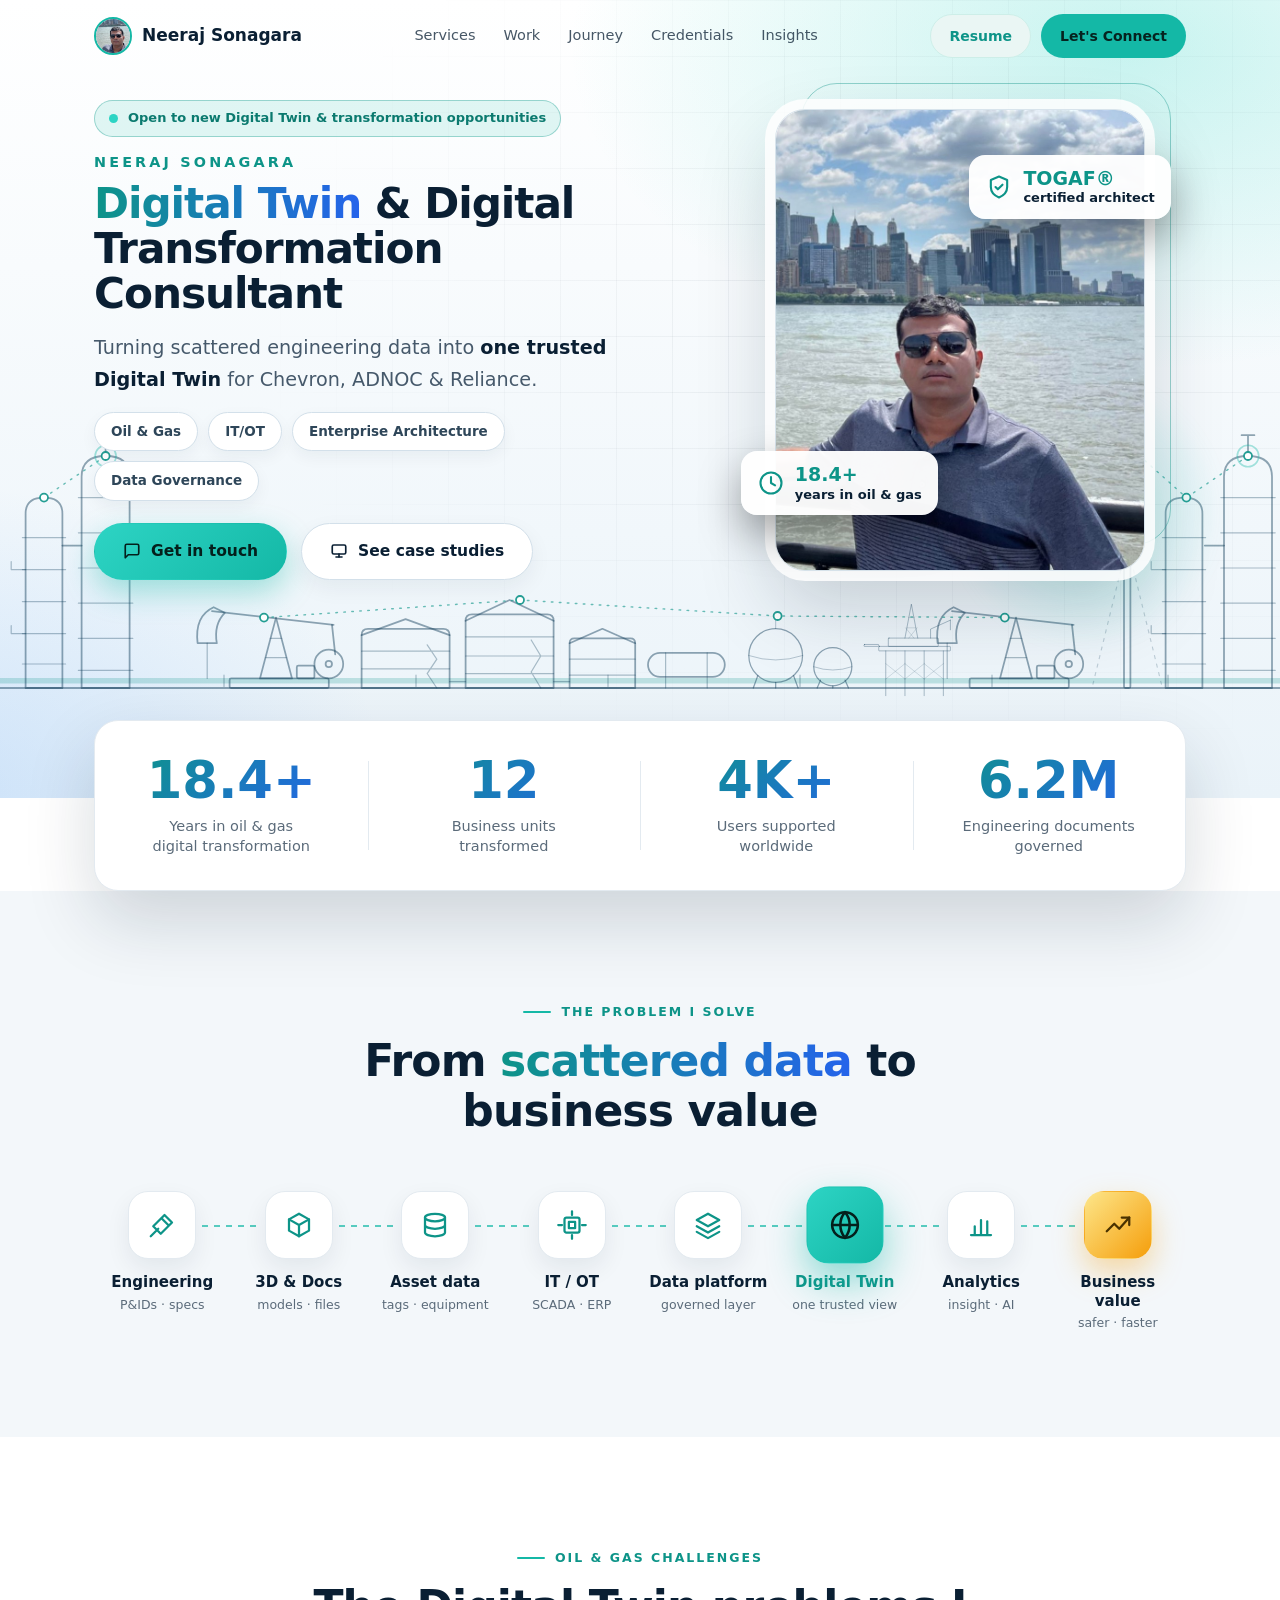
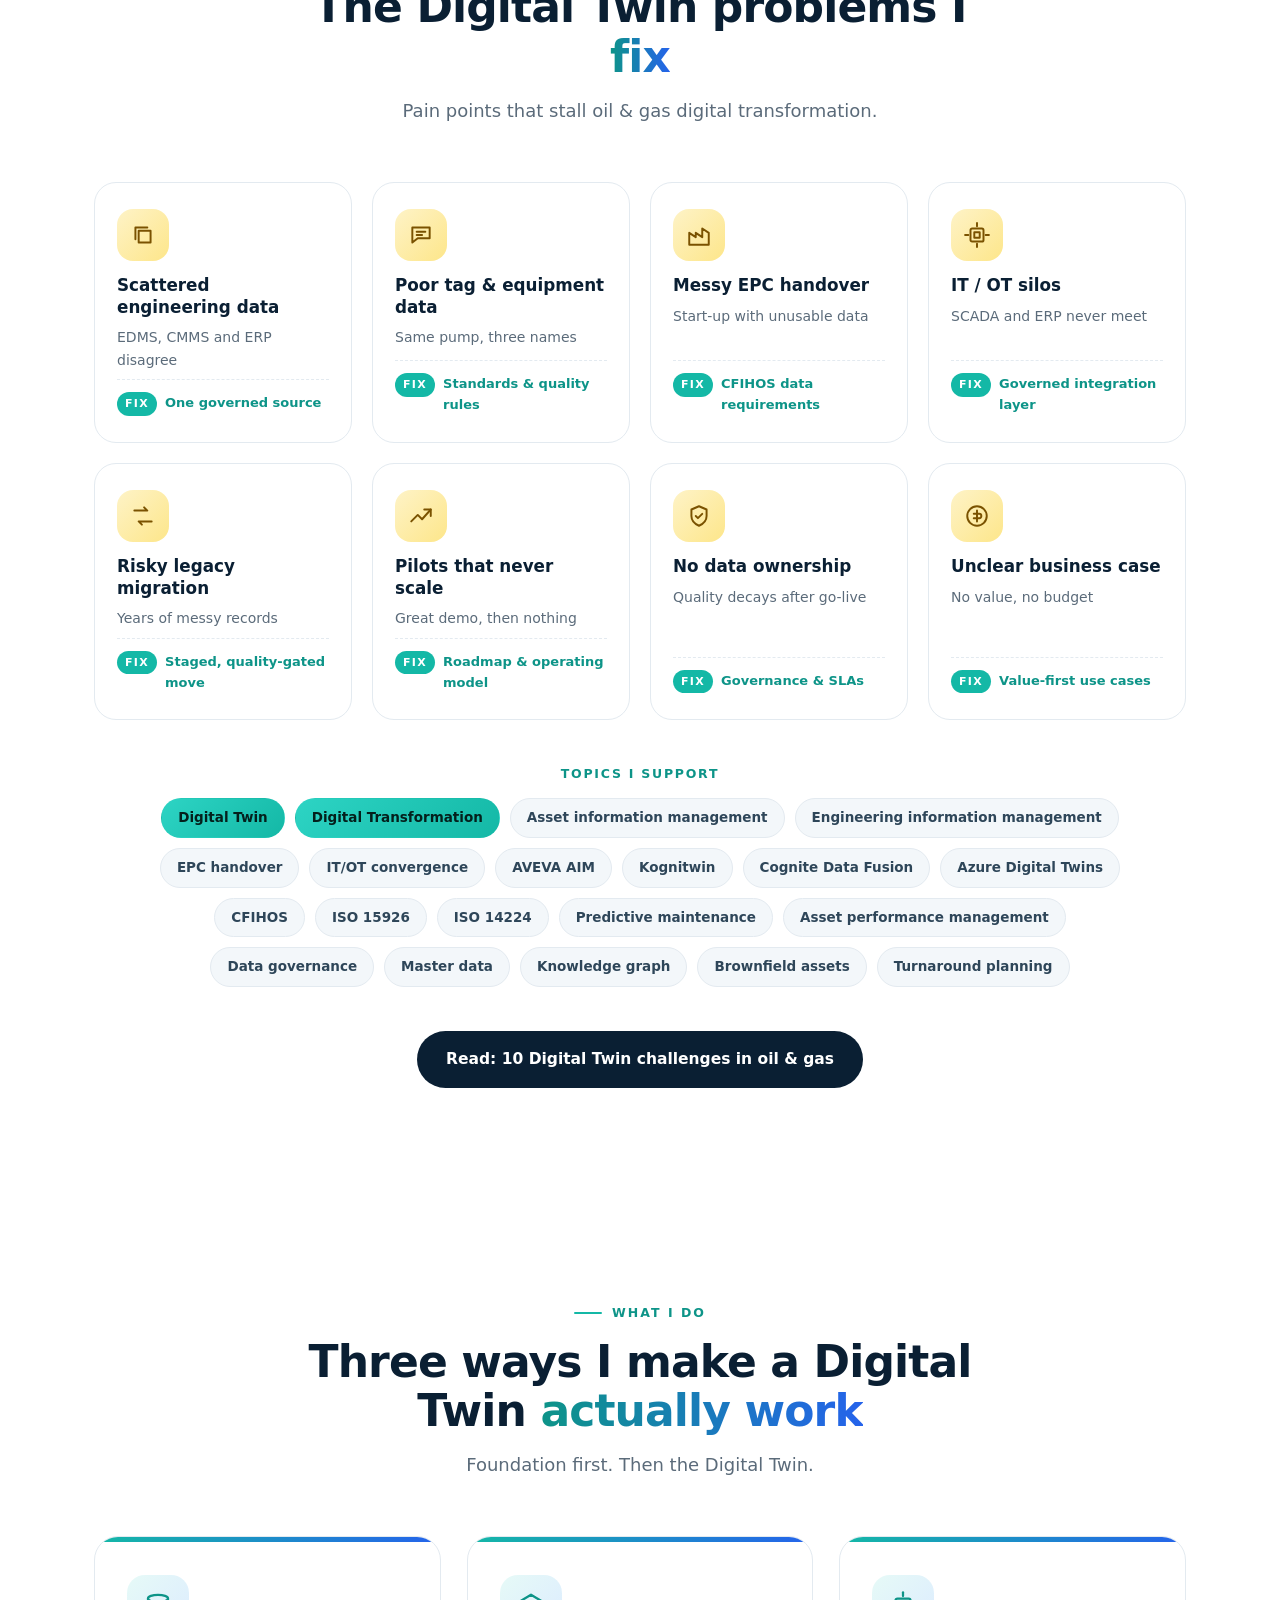
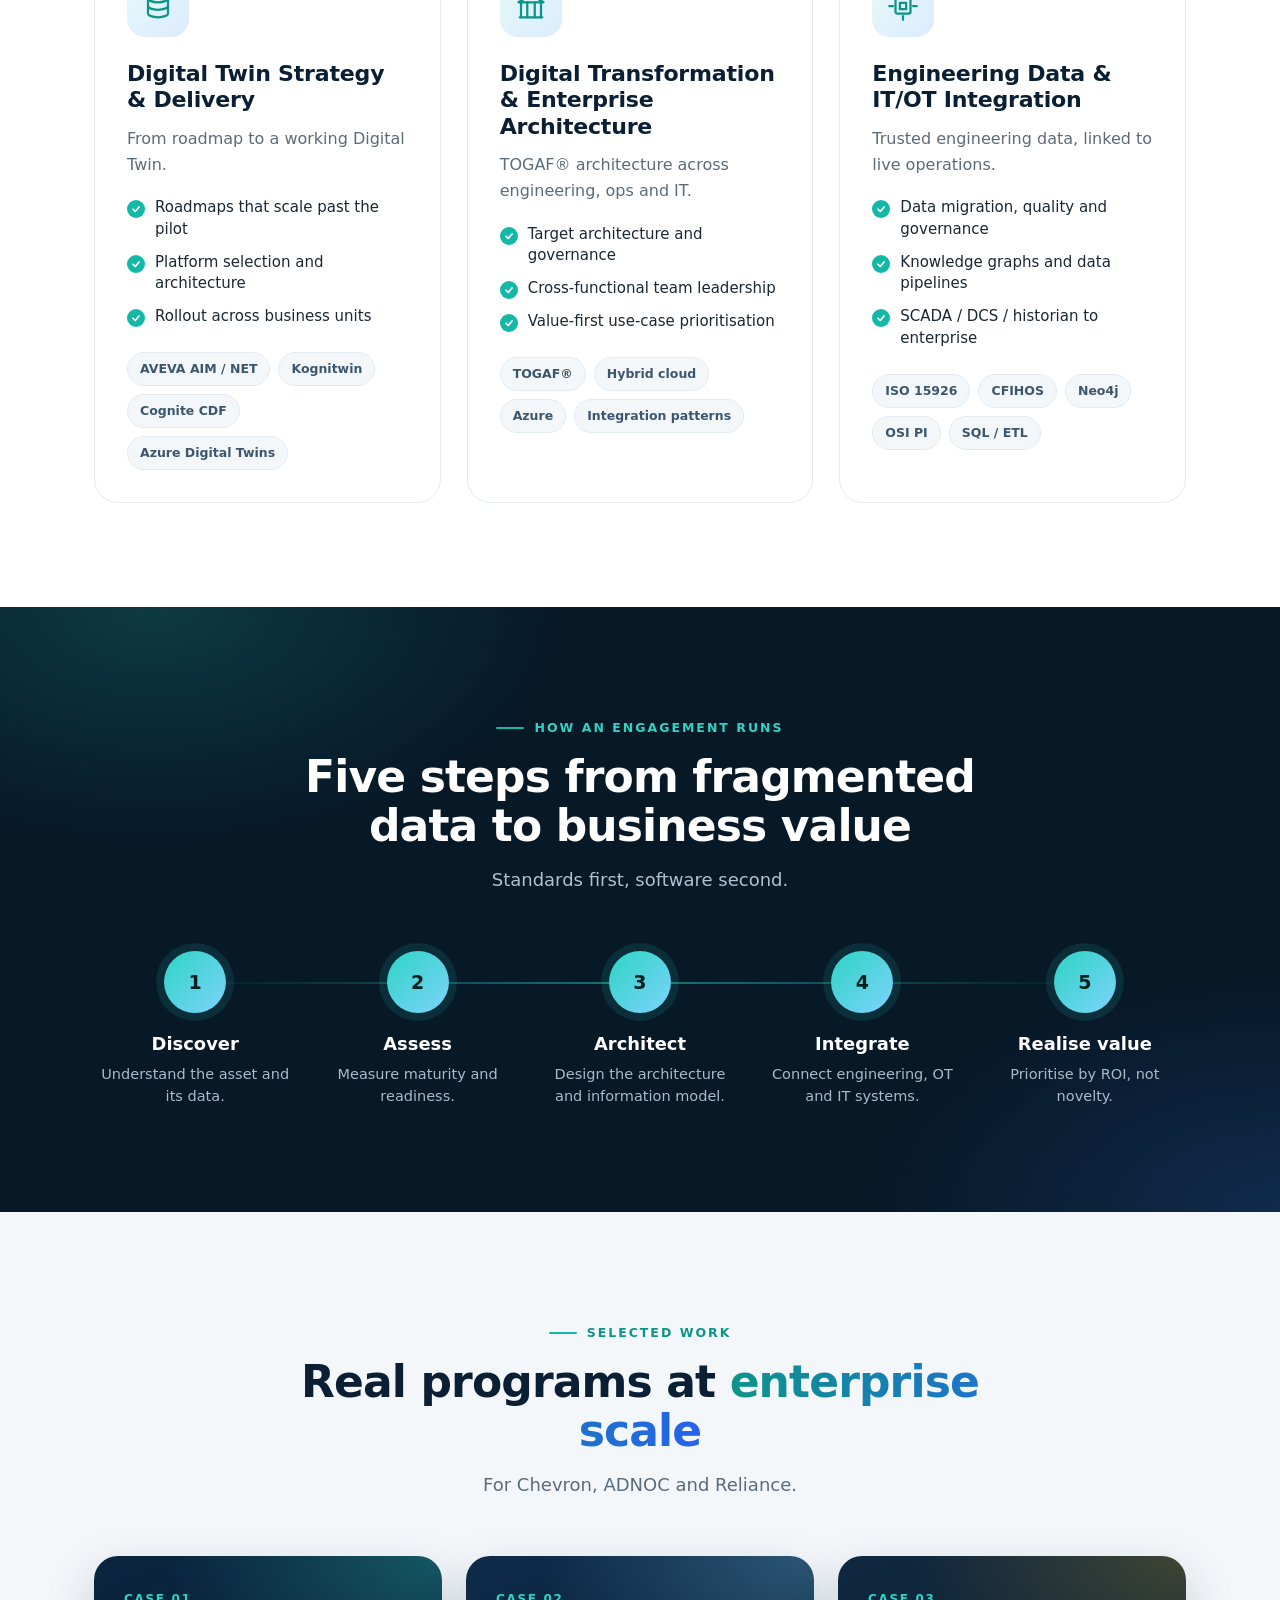
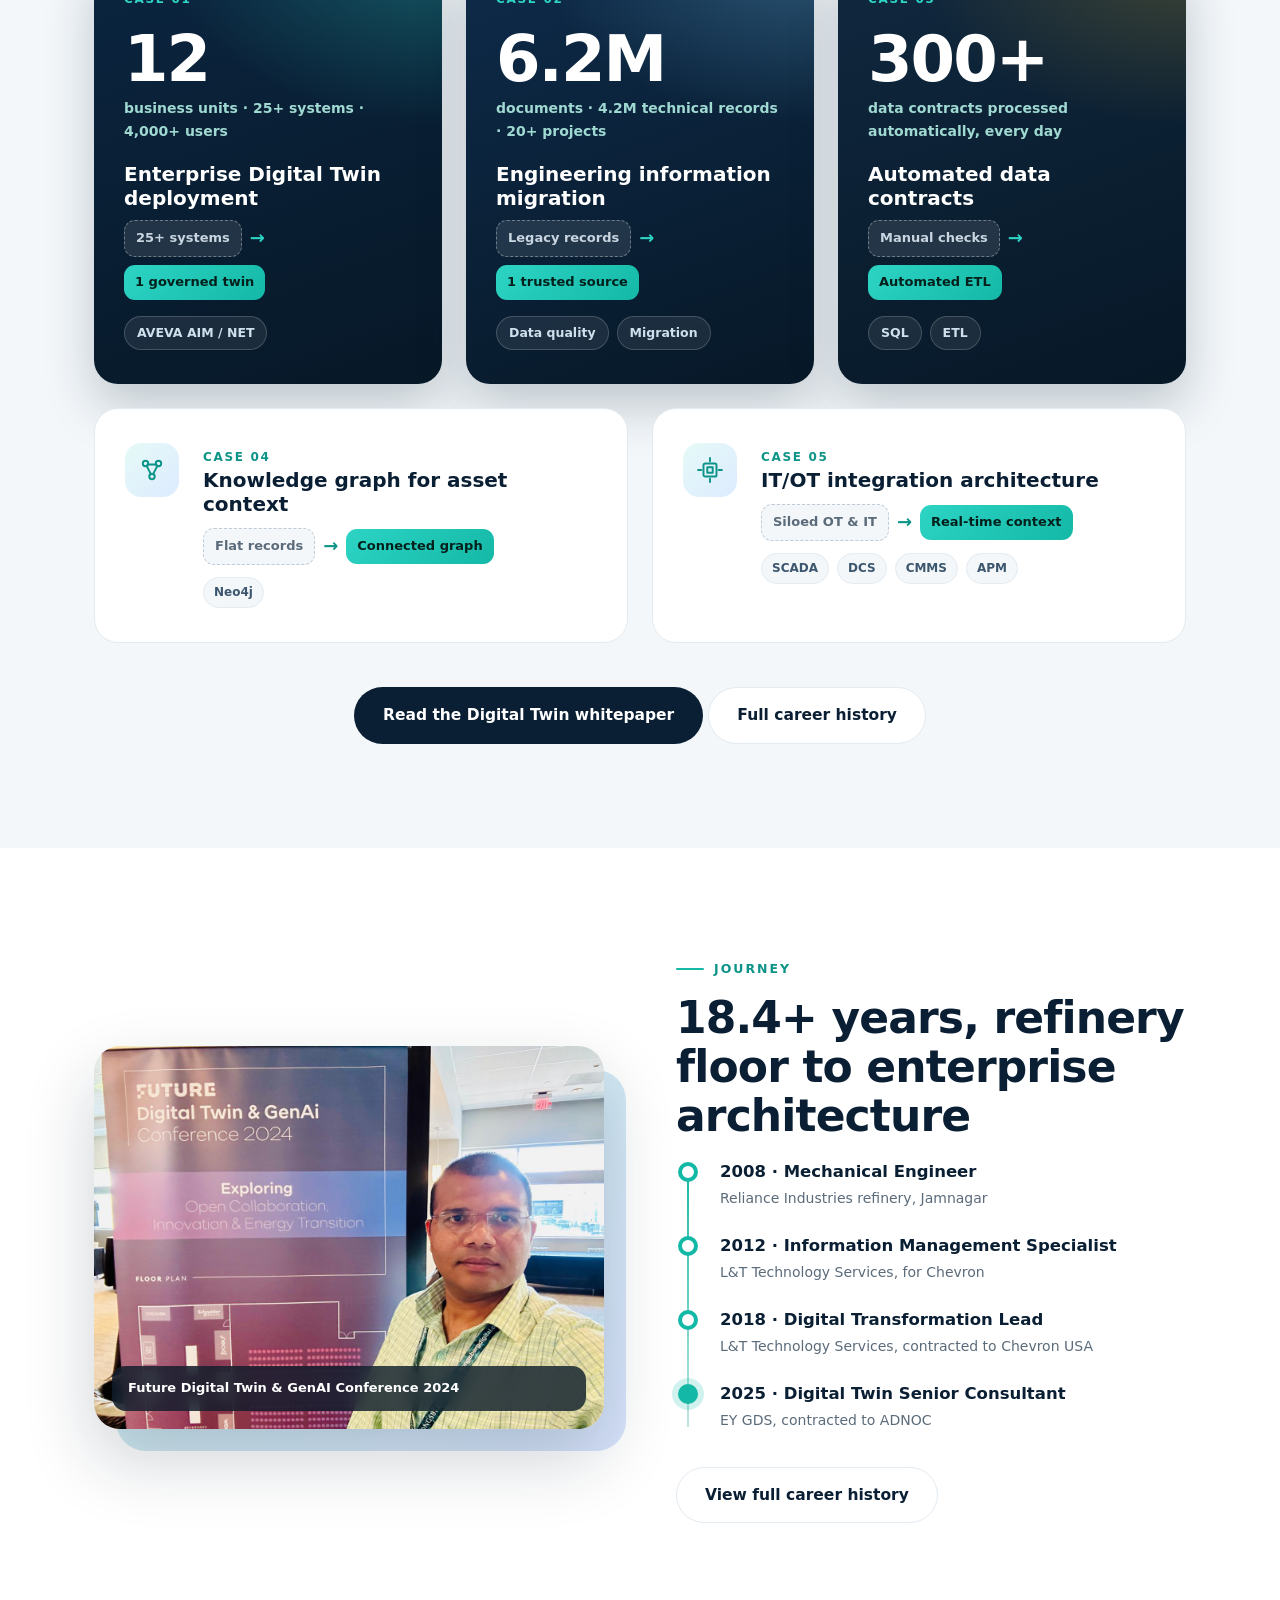
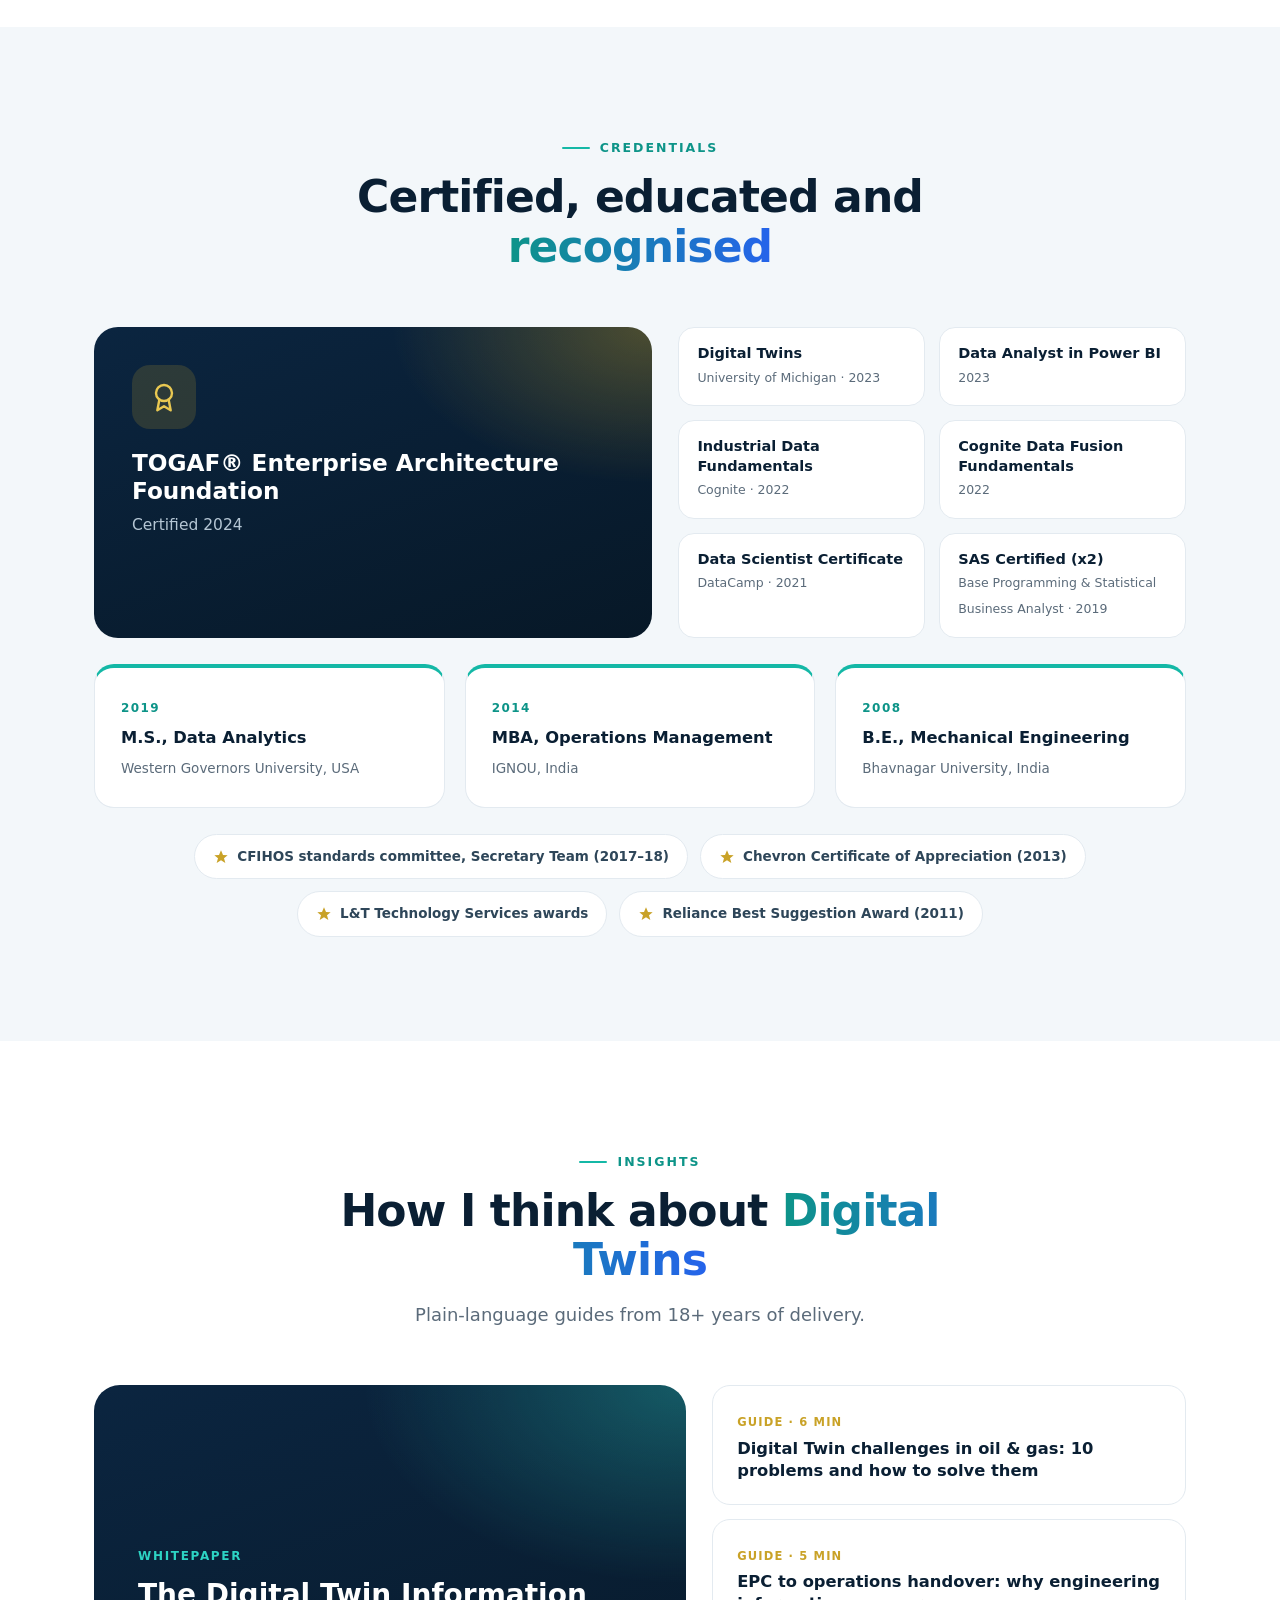
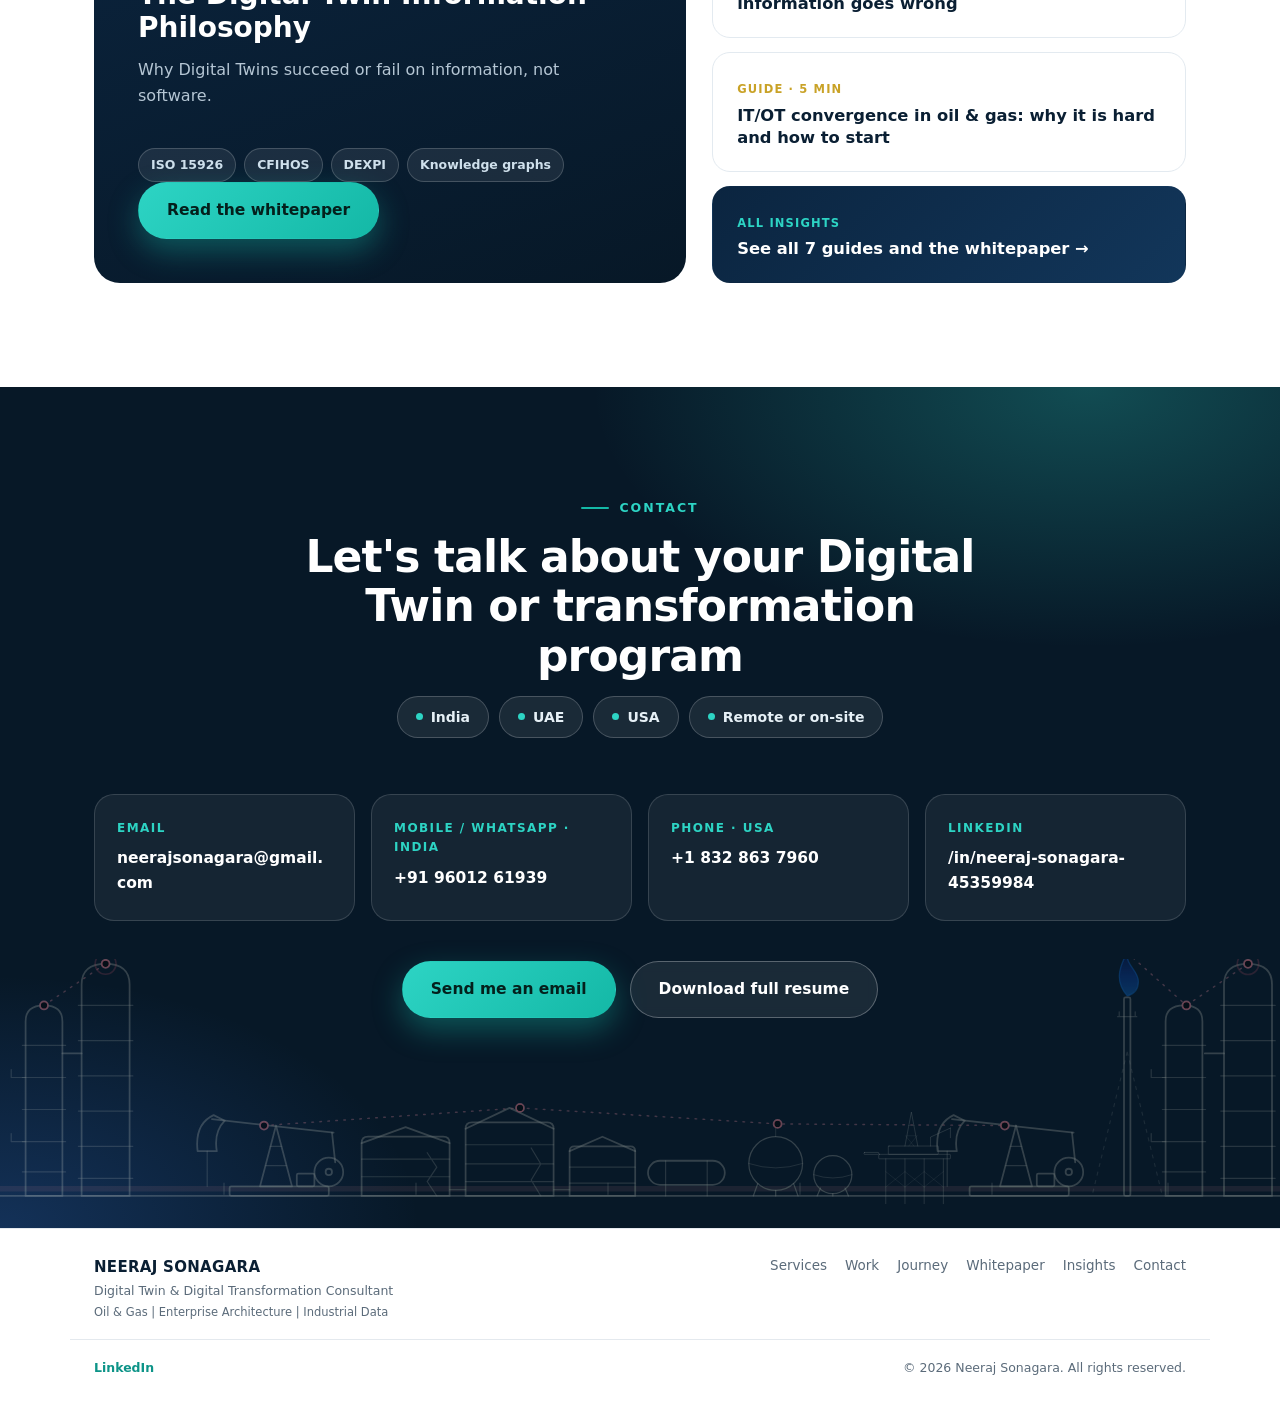
<file: index.html>
<!DOCTYPE html>
<html lang="en">
<head>
<meta charset="UTF-8">
<meta name="viewport" content="width=device-width, initial-scale=1.0">
<!-- Security: Content Security Policy + referrer policy (GitHub Pages cannot send custom HTTP headers, so these are set as meta tags) -->
<meta http-equiv="Content-Security-Policy" content="default-src 'self'; script-src 'self'; style-src 'self' 'unsafe-inline' https://fonts.googleapis.com; font-src https://fonts.gstatic.com; img-src 'self' data:; connect-src 'self'; object-src 'none'; base-uri 'self'; form-action 'self'">
<meta name="referrer" content="strict-origin-when-cross-origin">
<title>Neeraj Sonagara | Digital Twin &amp; Digital Transformation Consultant</title>
<meta name="description" content="Oil &amp; gas Digital Twin and Digital Transformation consultant: engineering data, EPC handover, IT/OT. TOGAF&reg; architect. Freelance, contract or senior roles.">
<meta name="author" content="Neeraj Sonagara">
<meta name="robots" content="index, follow, max-image-preview:large">
<link rel="canonical" href="https://www.neerajsonagara.com/">

<!-- Visitor analytics (GA4): create a free property at analytics.google.com,
     then replace G-XXXXXXXXXX below with your real Measurement ID and
     uncomment both script tags.
<script async src="https://www.googletagmanager.com/gtag/js?id=G-XXXXXXXXXX"></script>
<script>
  window.dataLayer = window.dataLayer || [];
  function gtag(){dataLayer.push(arguments);}
  gtag('js', new Date());
  gtag('config', 'G-XXXXXXXXXX');
</script>
-->

<meta property="og:type" content="profile">
<meta property="og:title" content="Neeraj Sonagara | Digital Twin &amp; Digital Transformation Consultant">
<meta property="og:description" content="Digital Twin &amp; Digital Transformation consultant with 18+ years across Chevron, ADNOC and Reliance Industries. TOGAF&reg; certified Enterprise Architect.">
<meta property="og:url" content="https://www.neerajsonagara.com/">
<meta property="og:site_name" content="Neeraj Sonagara">
<meta property="og:image" content="https://www.neerajsonagara.com/assets/img/og-image.jpg">
<meta name="twitter:card" content="summary_large_image">
<meta name="twitter:title" content="Neeraj Sonagara | Digital Twin &amp; Digital Transformation Consultant">
<meta name="twitter:description" content="TOGAF&reg; certified Enterprise Architect | Digital Twin &amp; Information Management leader | 18+ years, Chevron &amp; ADNOC">
<meta name="twitter:image" content="https://www.neerajsonagara.com/assets/img/og-image.jpg">

<link rel="icon" type="image/svg+xml" href="data:image/svg+xml,%3Csvg xmlns='http://www.w3.org/2000/svg' viewBox='0 0 64 64'%3E%3Crect width='64' height='64' rx='14' fill='%230A1F33'/%3E%3Ctext x='32' y='42' font-family='Arial,Helvetica,sans-serif' font-size='28' font-weight='700' fill='%2314B8A6' text-anchor='middle'%3ENS%3C/text%3E%3C/svg%3E">

<link rel="preconnect" href="https://fonts.googleapis.com">
<link rel="preconnect" href="https://fonts.gstatic.com" crossorigin>
<link href="https://fonts.googleapis.com/css2?family=Manrope:wght@500;700;800&family=Inter:wght@400;500;600;700&display=swap" rel="stylesheet">

<link rel="stylesheet" href="assets/css/style.css?v=20261124b">
<link rel="stylesheet" href="assets/css/home.css?v=20261124b">

<script type="application/ld+json">
{
  "@context": "https://schema.org",
  "@graph": [
    {
      "@type": "Person",
      "@id": "https://www.neerajsonagara.com/#person",
      "name": "Neeraj Sonagara",
      "alternateName": ["Neeraj Sonagara Digital Twin Consultant", "Neeraj Sonagara Digital Transformation Consultant"],
      "description": "Freelance Digital Twin and Digital Transformation consultant and TOGAF certified Enterprise Architect with 18+ years in oil and gas, delivering Digital Twin and information management programs for Chevron, ADNOC and Reliance Industries.",
      "image": "https://www.neerajsonagara.com/assets/img/headshot.jpg",
      "jobTitle": "Digital Twin & Digital Transformation Senior Consultant",
      "url": "https://www.neerajsonagara.com/",
      "mainEntityOfPage": "https://www.neerajsonagara.com/",
      "email": "mailto:neerajsonagara@gmail.com",
      "sameAs": ["https://www.linkedin.com/in/neeraj-sonagara-45359984/"],
      "worksFor": { "@type": "Organization", "name": "EY GDS India (Contracted to ADNOC, UAE)" },
      "alumniOf": [
        { "@type": "CollegeOrUniversity", "name": "Western Governors University" },
        { "@type": "CollegeOrUniversity", "name": "Indira Gandhi National Open University" },
        { "@type": "CollegeOrUniversity", "name": "Bhavnagar University" }
      ],
      "knowsAbout": ["Digital Twin", "Digital Transformation", "Oil and gas digital transformation", "Enterprise Architecture", "TOGAF", "Information Management", "Engineering Information Management", "Asset Information Management", "EPC Handover", "Data Governance", "Master Data", "Engineering System Integration", "IT/OT Convergence", "Predictive Maintenance", "Asset Performance Management", "CFIHOS", "ISO 15926", "ISO 14224", "Brownfield Digital Twin", "AVEVA AIM", "Cognite Data Fusion", "Kognitwin", "Knowledge Graph", "Power BI", "ETL", "SQL"],
      "address": { "@type": "PostalAddress", "addressCountry": "IN" }
    },
    {
      "@type": "ProfessionalService",
      "@id": "https://www.neerajsonagara.com/#service",
      "name": "Neeraj Sonagara - Digital Twin & Digital Transformation Consulting",
      "url": "https://www.neerajsonagara.com/",
      "description": "Freelance, contract and advisory Digital Twin, Digital Transformation, enterprise architecture and engineering information management consulting for oil and gas and industrial companies.",
      "provider": { "@id": "https://www.neerajsonagara.com/#person" },
      "serviceType": ["Digital Twin consulting", "Digital Transformation consulting for oil and gas", "Enterprise Architecture (TOGAF)", "Engineering information management", "EPC handover information management", "Engineering data migration", "IT/OT integration", "Data governance", "Digital Twin readiness assessment"],
      "areaServed": ["India", "United Arab Emirates", "United States", "Worldwide (remote)"],
      "email": "neerajsonagara@gmail.com"
    },
    {
      "@type": "WebSite",
      "@id": "https://www.neerajsonagara.com/#website",
      "url": "https://www.neerajsonagara.com/",
      "name": "Neeraj Sonagara",
      "description": "Digital Twin & Digital Transformation Consultant",
      "publisher": { "@id": "https://www.neerajsonagara.com/#person" }
    }
  ]
}
</script>
</head>
<body>

<a class="skip-link" href="#main">Skip to content</a>

<header class="site-header" id="siteHeader">
  <div class="wrap header-inner">
    <a href="#top" class="brand" aria-label="Neeraj Sonagara — home">
      <img class="brand-mark" src="assets/img/headshot.jpg" alt="Neeraj Sonagara">
      <span class="brand-name">Neeraj Sonagara</span>
    </a>

    <nav class="main-nav" id="mainNav" aria-label="Primary">
      <a href="#services">Services</a>
      <a href="#work">Work</a>
      <a href="#journey">Journey</a>
      <a href="#credentials">Credentials</a>
      <a href="#articles">Insights</a>
    </nav>

    <div class="header-cta">
      <a class="btn btn-ghost" href="assets/docs/Neeraj_Sonagara_Resume.pdf" download>Resume</a>
      <a class="btn btn-primary" href="#contact">Let's Connect</a>
    </div>

    <button class="nav-toggle" id="navToggle" aria-label="Toggle menu" aria-expanded="false" aria-controls="mainNav">
      <span></span><span></span><span></span>
    </button>
  </div>
</header>

<main id="main">

  <!-- ============ HERO ============ -->
  <section class="hero2" id="top">
    <div class="hero-vector" aria-hidden="true"></div>
    <div class="wrap hero2-grid">
      <div class="hero-text">
        <span class="hero-badge"><i></i>Open to new Digital Twin &amp; transformation opportunities</span>
        <h1><span class="h1-name">Neeraj Sonagara</span><span class="h1-accent">Digital Twin</span> &amp; Digital Transformation Consultant</h1>
        <p class="hero-lead">Turning scattered engineering data into <strong>one trusted Digital Twin</strong> for Chevron, ADNOC &amp; Reliance.</p>
        <div class="hero-chips"><span>Oil &amp; Gas</span><span>IT/OT</span><span>Enterprise Architecture</span><span>Data Governance</span></div>
        <div class="hero-cta">
          <a class="hbtn hbtn--primary" href="#contact">
            <svg viewBox="0 0 24 24" fill="none" stroke="currentColor" stroke-width="2.2" stroke-linecap="round" stroke-linejoin="round" aria-hidden="true"><path d="M21 15a2 2 0 0 1-2 2H7l-4 4V5a2 2 0 0 1 2-2h14a2 2 0 0 1 2 2z"/></svg>
            Get in touch
          </a>
          <a class="hbtn hbtn--glass" href="#work">
            <svg viewBox="0 0 24 24" fill="none" stroke="currentColor" stroke-width="2.2" stroke-linecap="round" stroke-linejoin="round" aria-hidden="true"><rect x="3" y="4" width="18" height="12" rx="2"/><line x1="8" y1="20" x2="16" y2="20"/><line x1="12" y1="16" x2="12" y2="20"/></svg>
            See case studies
          </a>
        </div>
      </div>

      <div class="portrait">
        <figure class="portrait-frame">
          <div class="portrait-blank" aria-hidden="true">
            <svg viewBox="0 0 24 24" fill="currentColor"><circle cx="12" cy="8" r="4.4"/><path d="M3.5 22c0-4.9 3.8-8.4 8.5-8.4s8.5 3.5 8.5 8.4z"/></svg>
            <span>Your photo here<small>800 &times; 1000 px &middot; 4:5 portrait</small></span>
          </div>
          <img src="assets/img/portrait-hero.jpg" alt="Neeraj Sonagara, Digital Twin and Digital Transformation consultant" width="800" height="1000" data-fallback="hide">
        </figure>
        <div class="pchip pchip--a">
          <svg viewBox="0 0 24 24" fill="none" stroke="currentColor" stroke-width="1.8" stroke-linecap="round" stroke-linejoin="round" aria-hidden="true"><circle cx="12" cy="12" r="9"/><polyline points="12,7 12,12 15.5,14"/></svg>
          <span><b><span class="exp-years">18+</span></b>years in oil &amp; gas</span>
        </div>
        <div class="pchip pchip--b">
          <svg viewBox="0 0 24 24" fill="none" stroke="currentColor" stroke-width="1.8" stroke-linecap="round" stroke-linejoin="round" aria-hidden="true"><path d="M12 3l7 3v6c0 5-3.5 7.5-7 9-3.5-1.5-7-4-7-9V6l7-3z"/><polyline points="9,12 11,14 15,10"/></svg>
          <span><b>TOGAF&reg;</b>certified architect</span>
        </div>
      </div>
    </div>
  </section>

  <!-- ============ STATS ============ -->
  <section class="stats" id="trust" aria-label="Impact in numbers">
    <div class="wrap">
      <div class="stats-card reveal">
        <div class="stat"><span class="stat-num" data-dynamic="years" data-count="18" data-suffix="+">0</span><p>Years in oil &amp; gas<br>digital transformation</p></div>
        <div class="stat"><span class="stat-num" data-count="12" data-suffix="">0</span><p>Business units<br>transformed</p></div>
        <div class="stat"><span class="stat-num" data-count="4000" data-suffix="+" data-format="k">0</span><p>Users supported<br>worldwide</p></div>
        <div class="stat"><span class="stat-num" data-count="6.2" data-suffix="M">0</span><p>Engineering documents<br>governed</p></div>
      </div>
    </div>
  </section>

  <!-- ============ PROBLEM -> VALUE PIPELINE ============ -->
  <section class="hx-section hx-section--soft pipeline-sec" id="problem">
    <div class="wrap">
      <div class="hx-head reveal">
        <span class="hx-kicker">The problem I solve</span>
        <h2>From <span class="hx-grad">scattered data</span> to business value</h2>
      </div>
      <ol class="pipe-flow reveal">
      <li><span class="pf-ico"><svg viewBox="0 0 24 24" fill="none" stroke="currentColor" stroke-width="1.8" stroke-linecap="round" stroke-linejoin="round" aria-hidden="true"><path d="M3 21l6-6M14 4l6 6-9 9-6-6z"/><path d="M12 7l5 5"/></svg></span><b>Engineering</b><small>P&amp;IDs &middot; specs</small></li>
      <li><span class="pf-ico"><svg viewBox="0 0 24 24" fill="none" stroke="currentColor" stroke-width="1.8" stroke-linecap="round" stroke-linejoin="round" aria-hidden="true"><path d="M12 3l8 4.5v9L12 21l-8-4.5v-9z"/><path d="M12 12l8-4.5M12 12v9M12 12L4 7.5"/></svg></span><b>3D &amp; Docs</b><small>models &middot; files</small></li>
      <li><span class="pf-ico"><svg viewBox="0 0 24 24" fill="none" stroke="currentColor" stroke-width="1.8" stroke-linecap="round" stroke-linejoin="round" aria-hidden="true"><ellipse cx="12" cy="6" rx="8" ry="3"/><path d="M4 6v6c0 1.7 3.6 3 8 3s8-1.3 8-3V6M4 12v6c0 1.7 3.6 3 8 3s8-1.3 8-3v-6"/></svg></span><b>Asset data</b><small>tags &middot; equipment</small></li>
      <li><span class="pf-ico"><svg viewBox="0 0 24 24" fill="none" stroke="currentColor" stroke-width="1.8" stroke-linecap="round" stroke-linejoin="round" aria-hidden="true"><rect x="6" y="6" width="12" height="12" rx="1.5"/><rect x="9.5" y="9.5" width="5" height="5"/><path d="M12 1v3M12 20v3M1 12h3M20 12h3"/></svg></span><b>IT / OT</b><small>SCADA &middot; ERP</small></li>
      <li><span class="pf-ico"><svg viewBox="0 0 24 24" fill="none" stroke="currentColor" stroke-width="1.8" stroke-linecap="round" stroke-linejoin="round" aria-hidden="true"><path d="M12 3l9 5-9 5-9-5z"/><path d="M3 13l9 5 9-5M3 17.5l9 5 9-5"/></svg></span><b>Data platform</b><small>governed layer</small></li>
      <li class="hl"><span class="pf-ico"><svg viewBox="0 0 24 24" fill="none" stroke="currentColor" stroke-width="1.8" stroke-linecap="round" stroke-linejoin="round" aria-hidden="true"><circle cx="12" cy="12" r="9"/><path d="M3 12h18M12 3a14 14 0 0 1 0 18M12 3a14 14 0 0 0 0 18"/></svg></span><b>Digital Twin</b><small>one trusted view</small></li>
      <li><span class="pf-ico"><svg viewBox="0 0 24 24" fill="none" stroke="currentColor" stroke-width="1.8" stroke-linecap="round" stroke-linejoin="round" aria-hidden="true"><path d="M4 20h16M7 20v-7M12 20V8M17 20v-11"/></svg></span><b>Analytics</b><small>insight &middot; AI</small></li>
      <li class="val"><span class="pf-ico"><svg viewBox="0 0 24 24" fill="none" stroke="currentColor" stroke-width="1.8" stroke-linecap="round" stroke-linejoin="round" aria-hidden="true"><path d="M3 17l6-6 4 4 8-9"/><path d="M15 6h6v6"/></svg></span><b>Business value</b><small>safer &middot; faster</small></li>
      </ol>
    </div>
  </section>

  <!-- ============ CHALLENGES I SOLVE ============ -->
  <section class="hx-section" id="challenges">
    <div class="wrap">
      <div class="hx-head reveal">
        <span class="hx-kicker">Oil &amp; gas challenges</span>
        <h2>The Digital Twin problems I <span class="hx-grad">fix</span></h2>
        <p>Pain points that stall oil &amp; gas digital transformation.</p>
      </div>
      <div class="pain-grid">
        <article class="pain reveal"><span class="pain-ico"><svg viewBox="0 0 24 24" fill="none" stroke="currentColor" stroke-width="1.8" stroke-linecap="round" stroke-linejoin="round" aria-hidden="true"><path d="M8 8h11v11H8z"/><path d="M5 16V5h11"/></svg></span><h3>Scattered engineering data</h3><p>EDMS, CMMS and ERP disagree</p><span class="pain-fix"><b>Fix</b> One governed source</span></article>
        <article class="pain reveal"><span class="pain-ico"><svg viewBox="0 0 24 24" fill="none" stroke="currentColor" stroke-width="1.8" stroke-linecap="round" stroke-linejoin="round" aria-hidden="true"><path d="M4 5h16v10H9l-5 4z"/><path d="M8 9h8M8 12h5"/></svg></span><h3>Poor tag &amp; equipment data</h3><p>Same pump, three names</p><span class="pain-fix"><b>Fix</b> Standards &amp; quality rules</span></article>
        <article class="pain reveal"><span class="pain-ico"><svg viewBox="0 0 24 24" fill="none" stroke="currentColor" stroke-width="1.8" stroke-linecap="round" stroke-linejoin="round" aria-hidden="true"><path d="M3 21V10l6 4v-4l6 4V6l6 4v11z"/></svg></span><h3>Messy EPC handover</h3><p>Start-up with unusable data</p><span class="pain-fix"><b>Fix</b> CFIHOS data requirements</span></article>
        <article class="pain reveal"><span class="pain-ico"><svg viewBox="0 0 24 24" fill="none" stroke="currentColor" stroke-width="1.8" stroke-linecap="round" stroke-linejoin="round" aria-hidden="true"><rect x="6" y="6" width="12" height="12" rx="1.5"/><rect x="9.5" y="9.5" width="5" height="5"/><path d="M12 1v3M12 20v3M1 12h3M20 12h3"/></svg></span><h3>IT / OT silos</h3><p>SCADA and ERP never meet</p><span class="pain-fix"><b>Fix</b> Governed integration layer</span></article>
        <article class="pain reveal"><span class="pain-ico"><svg viewBox="0 0 24 24" fill="none" stroke="currentColor" stroke-width="1.8" stroke-linecap="round" stroke-linejoin="round" aria-hidden="true"><path d="M4 7h12l-3-3M20 17H8l3 3"/></svg></span><h3>Risky legacy migration</h3><p>Years of messy records</p><span class="pain-fix"><b>Fix</b> Staged, quality-gated move</span></article>
        <article class="pain reveal"><span class="pain-ico"><svg viewBox="0 0 24 24" fill="none" stroke="currentColor" stroke-width="1.8" stroke-linecap="round" stroke-linejoin="round" aria-hidden="true"><path d="M3 17l6-6 4 4 8-9"/><path d="M15 6h6v6"/></svg></span><h3>Pilots that never scale</h3><p>Great demo, then nothing</p><span class="pain-fix"><b>Fix</b> Roadmap &amp; operating model</span></article>
        <article class="pain reveal"><span class="pain-ico"><svg viewBox="0 0 24 24" fill="none" stroke="currentColor" stroke-width="1.8" stroke-linecap="round" stroke-linejoin="round" aria-hidden="true"><path d="M12 3l7 3v6c0 5-3.5 7.5-7 9-3.5-1.5-7-4-7-9V6l7-3z"/><polyline points="9,12 11,14 15,10"/></svg></span><h3>No data ownership</h3><p>Quality decays after go-live</p><span class="pain-fix"><b>Fix</b> Governance &amp; SLAs</span></article>
        <article class="pain reveal"><span class="pain-ico"><svg viewBox="0 0 24 24" fill="none" stroke="currentColor" stroke-width="1.8" stroke-linecap="round" stroke-linejoin="round" aria-hidden="true"><circle cx="12" cy="12" r="9"/><path d="M12 7v10M9 10h5a2 2 0 0 1 0 4H9"/></svg></span><h3>Unclear business case</h3><p>No value, no budget</p><span class="pain-fix"><b>Fix</b> Value-first use cases</span></article>
        </div>
      <div class="kw reveal">
        <p class="kw-label">Topics I support</p>
        <div class="kw-cloud"><span>Digital Twin</span><span>Digital Transformation</span><span>Asset information management</span><span>Engineering information management</span><span>EPC handover</span><span>IT/OT convergence</span><span>AVEVA AIM</span><span>Kognitwin</span><span>Cognite Data Fusion</span><span>Azure Digital Twins</span><span>CFIHOS</span><span>ISO 15926</span><span>ISO 14224</span><span>Predictive maintenance</span><span>Asset performance management</span><span>Data governance</span><span>Master data</span><span>Knowledge graph</span><span>Brownfield assets</span><span>Turnaround planning</span></div>
      </div>
      <div class="work-more reveal">
        <a class="hbtn hbtn--dark" href="articles/digital-twin-challenges-oil-and-gas.html">Read: 10 Digital Twin challenges in oil &amp; gas</a>
      </div>
    </div>
  </section>

  <!-- ============ SERVICES ============ -->
  <section class="hx-section" id="services">
    <div class="wrap">
      <div class="hx-head reveal">
        <span class="hx-kicker">What I do</span>
        <h2>Three ways I make a Digital Twin <span class="hx-grad">actually work</span></h2>
        <p>Foundation first. Then the Digital Twin.</p>
      </div>

      <div class="svc-grid">
        <article class="svc reveal">
          <div class="svc-icon"><svg viewBox="0 0 24 24" fill="none" stroke="currentColor" stroke-width="1.8" stroke-linecap="round" stroke-linejoin="round" aria-hidden="true"><ellipse cx="12" cy="6" rx="8" ry="3"/><path d="M4 6v6c0 1.7 3.6 3 8 3s8-1.3 8-3V6"/><path d="M4 12v6c0 1.7 3.6 3 8 3s8-1.3 8-3v-6"/></svg></div>
          <h3>Digital Twin Strategy &amp; Delivery</h3>
          <p>From roadmap to a working Digital Twin.</p>
          <ul>
            <li>Roadmaps that scale past the pilot</li>
            <li>Platform selection and architecture</li>
            <li>Rollout across business units</li>
          </ul>
          <div class="tags"><span>AVEVA AIM / NET</span><span>Kognitwin</span><span>Cognite CDF</span><span>Azure Digital Twins</span></div>
        </article>

        <article class="svc reveal">
          <div class="svc-icon"><svg viewBox="0 0 24 24" fill="none" stroke="currentColor" stroke-width="1.8" stroke-linecap="round" stroke-linejoin="round" aria-hidden="true"><polygon points="2,9 12,3 22,9"/><line x1="4" y1="9" x2="4" y2="21"/><line x1="9" y1="9" x2="9" y2="21"/><line x1="15" y1="9" x2="15" y2="21"/><line x1="20" y1="9" x2="20" y2="21"/><line x1="3" y1="21" x2="21" y2="21"/></svg></div>
          <h3>Digital Transformation &amp; Enterprise Architecture</h3>
          <p>TOGAF&reg; architecture across engineering, ops and IT.</p>
          <ul>
            <li>Target architecture and governance</li>
            <li>Cross-functional team leadership</li>
            <li>Value-first use-case prioritisation</li>
          </ul>
          <div class="tags"><span>TOGAF&reg;</span><span>Hybrid cloud</span><span>Azure</span><span>Integration patterns</span></div>
        </article>

        <article class="svc reveal">
          <div class="svc-icon"><svg viewBox="0 0 24 24" fill="none" stroke="currentColor" stroke-width="1.8" stroke-linecap="round" stroke-linejoin="round" aria-hidden="true"><rect x="6" y="6" width="12" height="12" rx="1.5"/><rect x="9.5" y="9.5" width="5" height="5"/><line x1="12" y1="1" x2="12" y2="4"/><line x1="12" y1="20" x2="12" y2="23"/><line x1="1" y1="12" x2="4" y2="12"/><line x1="20" y1="12" x2="23" y2="12"/></svg></div>
          <h3>Engineering Data &amp; IT/OT Integration</h3>
          <p>Trusted engineering data, linked to live operations.</p>
          <ul>
            <li>Data migration, quality and governance</li>
            <li>Knowledge graphs and data pipelines</li>
            <li>SCADA / DCS / historian to enterprise</li>
          </ul>
          <div class="tags"><span>ISO 15926</span><span>CFIHOS</span><span>Neo4j</span><span>OSI PI</span><span>SQL / ETL</span></div>
        </article>
      </div>
    </div>
  </section>

  <!-- ============ METHOD ============ -->
  <section class="hx-section method2">
    <div class="wrap">
      <div class="hx-head reveal">
        <span class="hx-kicker">How an engagement runs</span>
        <h2>Five steps from fragmented data to business value</h2>
        <p>Standards first, software second.</p>
      </div>
      <div class="steps reveal">
        <div class="step"><div class="step-n">1</div><h3>Discover</h3><p>Understand the asset and its data.</p></div>
        <div class="step"><div class="step-n">2</div><h3>Assess</h3><p>Measure maturity and readiness.</p></div>
        <div class="step"><div class="step-n">3</div><h3>Architect</h3><p>Design the architecture and information model.</p></div>
        <div class="step"><div class="step-n">4</div><h3>Integrate</h3><p>Connect engineering, OT and IT systems.</p></div>
        <div class="step"><div class="step-n">5</div><h3>Realise value</h3><p>Prioritise by ROI, not novelty.</p></div>
      </div>
    </div>
  </section>

  <!-- ============ WORK ============ -->
  <section class="hx-section hx-section--soft" id="work">
    <div class="wrap">
      <div class="hx-head reveal">
        <span class="hx-kicker">Selected work</span>
        <h2>Real programs at <span class="hx-grad">enterprise scale</span></h2>
        <p>For Chevron, ADNOC and Reliance.</p>
      </div>

      <div class="work-grid">
        <article class="case case--big reveal">
          <span class="case-no">Case 01</span>
          <div class="case-metric">12</div>
          <div class="case-metric-label">business units &middot; 25+ systems &middot; 4,000+ users</div>
          <h3>Enterprise Digital Twin deployment</h3>
          <div class="flow"><span class="from">25+ systems</span><i aria-hidden="true">&rarr;</i><span class="to">1 governed twin</span></div><div class="tags tags--dark"><span>AVEVA AIM / NET</span></div>
        </article>
        <article class="case case--big reveal">
          <span class="case-no">Case 02</span>
          <div class="case-metric">6.2M</div>
          <div class="case-metric-label">documents &middot; 4.2M technical records &middot; 20+ projects</div>
          <h3>Engineering information migration</h3>
          <div class="flow"><span class="from">Legacy records</span><i aria-hidden="true">&rarr;</i><span class="to">1 trusted source</span></div><div class="tags tags--dark"><span>Data quality</span><span>Migration</span></div>
        </article>
        <article class="case case--big reveal">
          <span class="case-no">Case 03</span>
          <div class="case-metric">300+</div>
          <div class="case-metric-label">data contracts processed automatically, every day</div>
          <h3>Automated data contracts</h3>
          <div class="flow"><span class="from">Manual checks</span><i aria-hidden="true">&rarr;</i><span class="to">Automated ETL</span></div><div class="tags tags--dark"><span>SQL</span><span>ETL</span></div>
        </article>

        <article class="case case--small reveal">
          <div class="case-ico"><svg viewBox="0 0 24 24" fill="none" stroke="currentColor" stroke-width="1.8" stroke-linecap="round" stroke-linejoin="round" aria-hidden="true"><circle cx="6" cy="6" r="2.5"/><circle cx="18" cy="6" r="2.5"/><circle cx="12" cy="18" r="2.5"/><line x1="8" y1="7" x2="16" y2="7"/><line x1="7" y1="8" x2="11" y2="16"/><line x1="17" y1="8" x2="13" y2="16"/></svg></div>
          <div><span class="case-no">Case 04</span><h3>Knowledge graph for asset context</h3><div class="flow"><span class="from">Flat records</span><i aria-hidden="true">&rarr;</i><span class="to">Connected graph</span></div><div class="tags tags--sm"><span>Neo4j</span></div></div>
        </article>
        <article class="case case--small reveal">
          <div class="case-ico"><svg viewBox="0 0 24 24" fill="none" stroke="currentColor" stroke-width="1.8" stroke-linecap="round" stroke-linejoin="round" aria-hidden="true"><rect x="6" y="6" width="12" height="12" rx="1.5"/><rect x="9.5" y="9.5" width="5" height="5"/><line x1="12" y1="1" x2="12" y2="4"/><line x1="12" y1="20" x2="12" y2="23"/><line x1="1" y1="12" x2="4" y2="12"/><line x1="20" y1="12" x2="23" y2="12"/></svg></div>
          <div><span class="case-no">Case 05</span><h3>IT/OT integration architecture</h3><div class="flow"><span class="from">Siloed OT &amp; IT</span><i aria-hidden="true">&rarr;</i><span class="to">Real-time context</span></div><div class="tags tags--sm"><span>SCADA</span><span>DCS</span><span>CMMS</span><span>APM</span></div></div>
        </article>
      </div>

      <div class="work-more reveal">
        <a class="hbtn hbtn--dark" href="digital-twin.html">Read the Digital Twin whitepaper</a>
        <a class="hbtn hbtn--line" href="experience.html">Full career history</a>
      </div>
    </div>
  </section>

  <!-- ============ JOURNEY ============ -->
  <section class="hx-section" id="journey">
    <div class="wrap journey-grid">
      <div class="journey-photo reveal">
        <figure>
          <img src="assets/img/photo-2.jpg" alt="Neeraj Sonagara at the Future Digital Twin &amp; GenAI Conference 2024" loading="lazy">
        </figure>
        <figcaption>Future Digital Twin &amp; GenAI Conference 2024</figcaption>
      </div>
      <div class="journey-copy reveal">
        <span class="hx-kicker">Journey</span>
        <h2 class="hx-title"><span class="exp-years">18+</span> years, refinery floor to enterprise architecture</h2>
        <ol class="jline">
          <li><b>2008 &middot; Mechanical Engineer</b><span>Reliance Industries refinery, Jamnagar</span></li>
          <li><b>2012 &middot; Information Management Specialist</b><span>L&amp;T Technology Services, for Chevron</span></li>
          <li><b>2018 &middot; Digital Transformation Lead</b><span>L&amp;T Technology Services, contracted to Chevron USA</span></li>
          <li class="now"><b>2025 &middot; Digital Twin Senior Consultant</b><span>EY GDS, contracted to ADNOC</span></li>
        </ol>
        <a class="hbtn hbtn--line" href="experience.html">View full career history</a>
      </div>
    </div>
  </section>

  <!-- ============ CREDENTIALS ============ -->
  <section class="hx-section hx-section--soft" id="credentials">
    <div class="wrap">
      <div class="hx-head reveal">
        <span class="hx-kicker">Credentials</span>
        <h2>Certified, educated and <span class="hx-grad">recognised</span></h2>
      </div>

      <div class="cred-top">
        <div class="togaf reveal">
          <div class="seal"><svg viewBox="0 0 24 24" fill="none" stroke="currentColor" stroke-width="1.8" stroke-linecap="round" stroke-linejoin="round" aria-hidden="true"><circle cx="12" cy="9" r="6"/><polyline points="8.5,14 7,22 12,19 17,22 15.5,14"/></svg></div>
          <h3>TOGAF&reg; Enterprise Architecture Foundation</h3>
          <p>Certified 2024</p>
        </div>
        <div class="badges reveal">
          <div class="badge"><b>Digital Twins</b><span>University of Michigan &middot; 2023</span></div>
          <div class="badge"><b>Data Analyst in Power BI</b><span>2023</span></div>
          <div class="badge"><b>Industrial Data Fundamentals</b><span>Cognite &middot; 2022</span></div>
          <div class="badge"><b>Cognite Data Fusion Fundamentals</b><span>2022</span></div>
          <div class="badge"><b>Data Scientist Certificate</b><span>DataCamp &middot; 2021</span></div>
          <div class="badge"><b>SAS Certified (x2)</b><span>Base Programming &amp; Statistical Business Analyst &middot; 2019</span></div>
        </div>
      </div>

      <div class="edu reveal">
        <div class="edu-card"><small>2019</small><b>M.S., Data Analytics</b><span>Western Governors University, USA</span></div>
        <div class="edu-card"><small>2014</small><b>MBA, Operations Management</b><span>IGNOU, India</span></div>
        <div class="edu-card"><small>2008</small><b>B.E., Mechanical Engineering</b><span>Bhavnagar University, India</span></div>
      </div>

      <div class="recog reveal">
        <span><svg viewBox="0 0 24 24" fill="currentColor" aria-hidden="true"><polygon points="12,2 15,9 22,9.5 16.5,14 18.5,21 12,17 5.5,21 7.5,14 2,9.5 9,9"/></svg>CFIHOS standards committee, Secretary Team (2017&ndash;18)</span>
        <span><svg viewBox="0 0 24 24" fill="currentColor" aria-hidden="true"><polygon points="12,2 15,9 22,9.5 16.5,14 18.5,21 12,17 5.5,21 7.5,14 2,9.5 9,9"/></svg>Chevron Certificate of Appreciation (2013)</span>
        <span><svg viewBox="0 0 24 24" fill="currentColor" aria-hidden="true"><polygon points="12,2 15,9 22,9.5 16.5,14 18.5,21 12,17 5.5,21 7.5,14 2,9.5 9,9"/></svg>L&amp;T Technology Services awards</span>
        <span><svg viewBox="0 0 24 24" fill="currentColor" aria-hidden="true"><polygon points="12,2 15,9 22,9.5 16.5,14 18.5,21 12,17 5.5,21 7.5,14 2,9.5 9,9"/></svg>Reliance Best Suggestion Award (2011)</span>
      </div>
    </div>
  </section>

  <!-- ============ WRITING ============ -->
  <section class="hx-section" id="articles">
    <div class="wrap">
      <div class="hx-head reveal">
        <span class="hx-kicker">Insights</span>
        <h2>How I think about <span class="hx-grad">Digital Twins</span></h2>
        <p>Plain-language guides from 18+ years of delivery.</p>
      </div>
      <div class="art-grid">
        <article class="art-feature reveal">
          <small>Whitepaper</small>
          <h3>The Digital Twin Information Philosophy</h3>
          <p>Why Digital Twins succeed or fail on information, not software.</p>
          <div class="tags tags--dark"><span>ISO 15926</span><span>CFIHOS</span><span>DEXPI</span><span>Knowledge graphs</span></div>
          <a class="hbtn hbtn--primary" href="digital-twin.html">Read the whitepaper</a>
        </article>
        <div class="art-list reveal">
          <a class="art-item" href="articles/digital-twin-challenges-oil-and-gas.html"><em>Guide &middot; 6 min</em><h3>Digital Twin challenges in oil &amp; gas: 10 problems and how to solve them</h3></a>
          <a class="art-item" href="articles/engineering-information-handover-epc-to-operations.html"><em>Guide &middot; 5 min</em><h3>EPC to operations handover: why engineering information goes wrong</h3></a>
          <a class="art-item" href="articles/it-ot-convergence-oil-and-gas.html"><em>Guide &middot; 5 min</em><h3>IT/OT convergence in oil &amp; gas: why it is hard and how to start</h3></a>
          <a class="art-item art-item--all" href="insights.html"><em>All insights</em><h3>See all 7 guides and the whitepaper &rarr;</h3></a>
        </div>
      </div>
    </div>
  </section>

  <!-- ============ CONTACT ============ -->
  <section class="hx-section cta2" id="contact">
    <div class="wrap">
      <div class="hx-head reveal">
        <span class="hx-kicker">Contact</span>
        <h2>Let's talk about your Digital Twin or transformation program</h2>
        <div class="loc"><span>India</span><span>UAE</span><span>USA</span><span>Remote or on-site</span></div>
      </div>
      <div class="contact2 reveal">
        <a class="c2" href="mailto:neerajsonagara@gmail.com"><small>Email</small><b>neerajsonagara@gmail.com</b></a>
        <a class="c2" href="tel:+919601261939"><small>Mobile / WhatsApp &middot; India</small><b>+91&nbsp;96012&nbsp;61939</b></a>
        <a class="c2" href="tel:+18328637960"><small>Phone &middot; USA</small><b>+1&nbsp;832&nbsp;863&nbsp;7960</b></a>
        <a class="c2" href="https://www.linkedin.com/in/neeraj-sonagara-45359984/" target="_blank" rel="me noopener"><small>LinkedIn</small><b>/in/neeraj-sonagara-45359984</b></a>
      </div>
      <div class="cta2-actions reveal">
        <a class="hbtn hbtn--primary" href="mailto:neerajsonagara@gmail.com">Send me an email</a>
        <a class="hbtn hbtn--glass" href="assets/docs/Neeraj_Sonagara_Resume.pdf" download>Download full resume</a>
      </div>
    </div>
  </section>

</main>

<footer class="site-footer">
  <div class="wrap footer-inner">
    <div class="footer-brand">
      <strong>NEERAJ SONAGARA</strong>
      <span>Digital Twin &amp; Digital Transformation Consultant</span>
      <span class="footer-sub">Oil &amp; Gas | Enterprise Architecture | Industrial Data</span>
    </div>
    <nav aria-label="Footer">
      <a href="index.html#services">Services</a>
      <a href="index.html#work">Work</a>
      <a href="experience.html">Journey</a>
      <a href="digital-twin.html">Whitepaper</a>
      <a href="index.html#articles">Insights</a>
      <a href="index.html#contact">Contact</a>
    </nav>
  </div>
  <div class="wrap footer-bottom">
    <a href="https://www.linkedin.com/in/neeraj-sonagara-45359984/" target="_blank" rel="me noopener">LinkedIn</a>
    <span>&copy; <span id="year"></span> Neeraj Sonagara. All rights reserved.</span>
  </div>
</footer>

<button id="backToTop" class="back-to-top" aria-label="Back to top">&uarr;</button>

<script src="assets/js/script.js"></script>
</body>
</html>
</file>
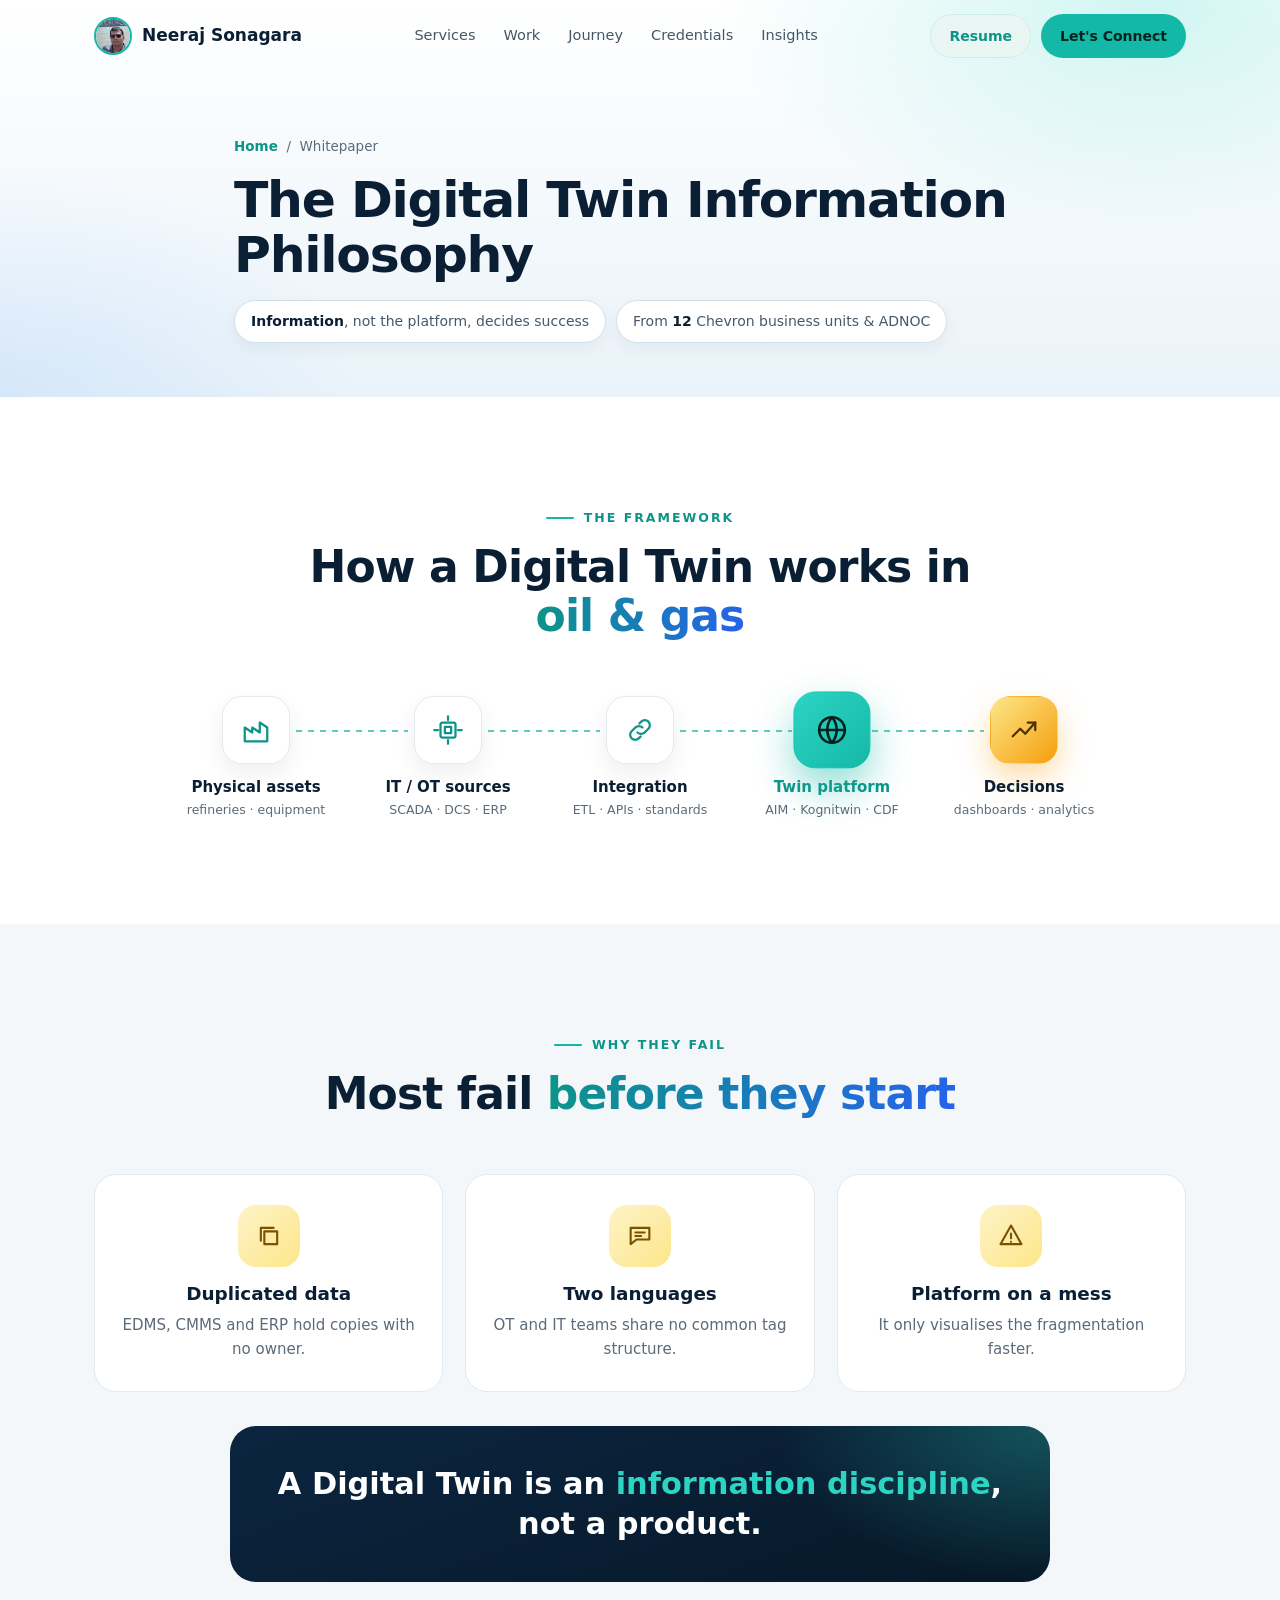
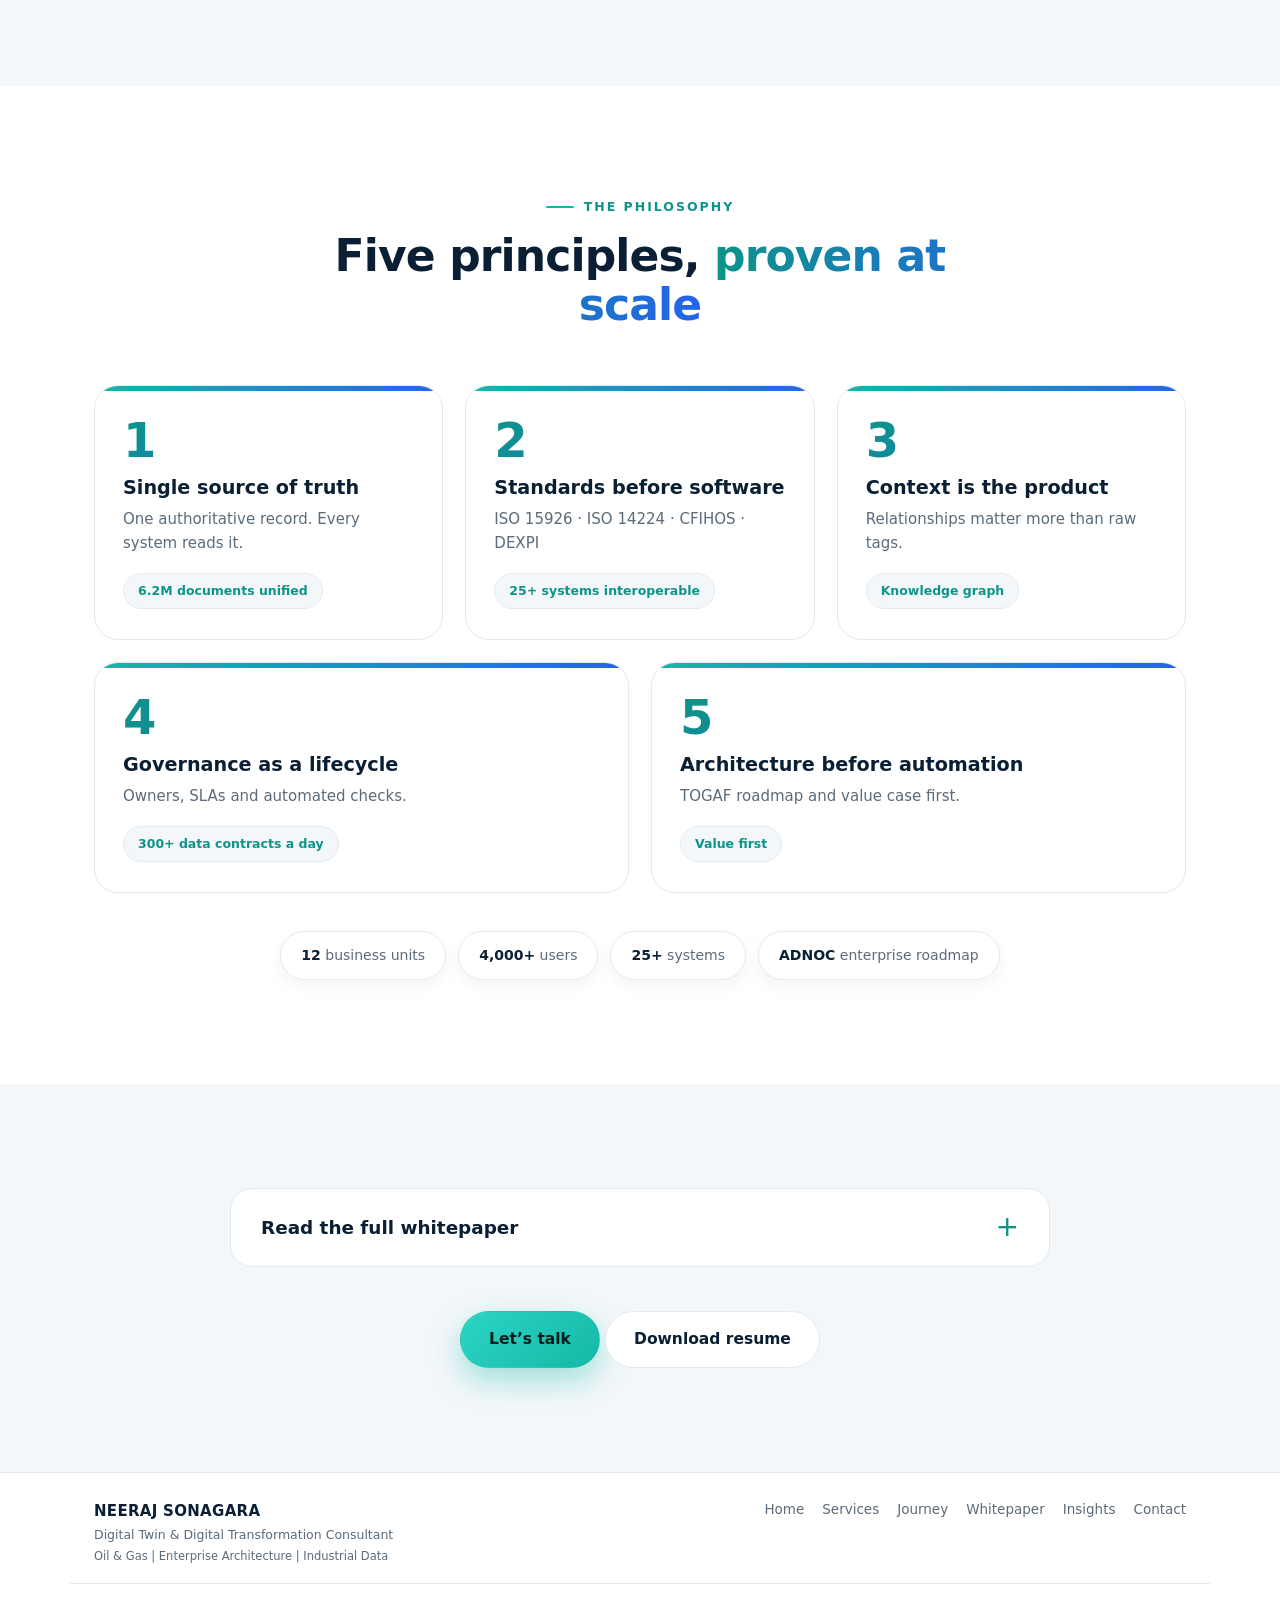
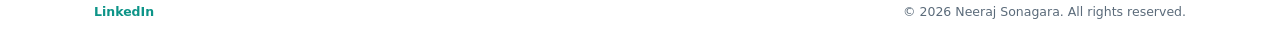
<file: digital-twin.html>
<!DOCTYPE html>
<html lang="en">
<head>
<meta charset="UTF-8">
<meta name="viewport" content="width=device-width, initial-scale=1.0">
<!-- Security: Content Security Policy + referrer policy (GitHub Pages cannot send custom HTTP headers, so these are set as meta tags) -->
<meta http-equiv="Content-Security-Policy" content="default-src 'self'; script-src 'self'; style-src 'self' 'unsafe-inline' https://fonts.googleapis.com; font-src https://fonts.gstatic.com; img-src 'self' data:; connect-src 'self'; object-src 'none'; base-uri 'self'; form-action 'self'">
<meta name="referrer" content="strict-origin-when-cross-origin">
<title>The Digital Twin Information Philosophy | Neeraj Sonagara</title>
<meta name="description" content="A whitepaper on why Digital Twin programs succeed or fail based on information philosophy, not software: single source of truth, ISO 15926/CFIHOS/DEXPI standards, knowledge graphs, governance and TOGAF-aligned enterprise architecture &mdash; by Neeraj Sonagara.">
<meta name="keywords" content="Digital Twin Whitepaper, Digital Twin Philosophy, Digital Twin Information Management, Single Source of Truth Oil and Gas, ISO 15926, CFIHOS, DEXPI, Knowledge Graph Digital Twin">
<meta name="robots" content="index, follow">
<link rel="canonical" href="https://www.neerajsonagara.com/digital-twin.html">

<meta property="og:type" content="article">
<meta property="og:title" content="The Digital Twin Information Philosophy | Neeraj Sonagara">
<meta property="og:description" content="Why Digital Twin programs succeed or fail based on information philosophy, not software &mdash; single source of truth, ISO 15926/CFIHOS/DEXPI, knowledge graphs and TOGAF-aligned architecture.">
<meta property="og:url" content="https://www.neerajsonagara.com/digital-twin.html">
<meta property="og:site_name" content="Neeraj Sonagara">
<meta property="og:image" content="https://www.neerajsonagara.com/assets/img/og-image.jpg">
<meta name="twitter:card" content="summary_large_image">
<meta name="twitter:title" content="The Digital Twin Information Philosophy | Neeraj Sonagara">
<meta name="twitter:description" content="Why Digital Twin programs succeed or fail based on information philosophy, not software.">
<meta name="twitter:image" content="https://www.neerajsonagara.com/assets/img/og-image.jpg">

<link rel="icon" type="image/svg+xml" href="data:image/svg+xml,%3Csvg xmlns='http://www.w3.org/2000/svg' viewBox='0 0 64 64'%3E%3Crect width='64' height='64' rx='14' fill='%230A1F33'/%3E%3Ctext x='32' y='42' font-family='Arial,Helvetica,sans-serif' font-size='28' font-weight='700' fill='%2314B8A6' text-anchor='middle'%3ENS%3C/text%3E%3C/svg%3E">

<link rel="preconnect" href="https://fonts.googleapis.com">
<link rel="preconnect" href="https://fonts.gstatic.com" crossorigin>
<link href="https://fonts.googleapis.com/css2?family=Manrope:wght@500;700;800&family=Inter:wght@400;500;600;700&display=swap" rel="stylesheet">

<link rel="stylesheet" href="assets/css/style.css?v=20261124b">
<link rel="stylesheet" href="assets/css/home.css?v=20261124b">

<script type="application/ld+json">
{
  "@context": "https://schema.org",
  "@type": "Article",
  "headline": "The Digital Twin Information Philosophy",
  "author": { "@type": "Person", "name": "Neeraj Sonagara", "url": "https://www.neerajsonagara.com/" },
  "about": ["Digital Twin", "Information Management", "Data Governance", "ISO 15926", "CFIHOS", "DEXPI", "Enterprise Architecture"]
}
</script>
</head>
<body>

<a class="skip-link" href="#main">Skip to content</a>

<header class="site-header" id="siteHeader">
  <div class="wrap header-inner">
    <a href="index.html" class="brand" aria-label="Neeraj Sonagara — home">
      <img class="brand-mark" src="assets/img/headshot.jpg" alt="Neeraj Sonagara">
      <span class="brand-name">Neeraj Sonagara</span>
    </a>

    <nav class="main-nav" id="mainNav" aria-label="Primary">
      <a href="index.html#services">Services</a>
      <a href="index.html#work">Work</a>
      <a href="experience.html">Journey</a>
      <a href="index.html#credentials">Credentials</a>
      <a href="index.html#articles">Insights</a>
    </nav>

    <div class="header-cta">
      <a class="btn btn-ghost" href="assets/docs/Neeraj_Sonagara_Resume.pdf" download>Resume</a>
      <a class="btn btn-primary" href="index.html#contact">Let's Connect</a>
    </div>

    <button class="nav-toggle" id="navToggle" aria-label="Toggle menu" aria-expanded="false" aria-controls="mainNav">
      <span></span><span></span><span></span>
    </button>
  </div>
</header>

<main id="main">

  <header class="arthead">
    <div class="wrap">
      <p class="crumb"><a href="index.html">Home</a> &nbsp;/&nbsp; Whitepaper</p>
      <h1>The Digital Twin Information Philosophy</h1>
      <div class="exp-stats">
        <span><b>Information</b>, not the platform, decides success</span>
        <span>From <b>12</b> Chevron business units &amp; ADNOC</span>
      </div>
    </div>
  </header>

  <section class="hx-section" id="framework">
    <div class="wrap">
      <div class="hx-head reveal">
        <span class="hx-kicker">The framework</span>
        <h2>How a Digital Twin works in <span class="hx-grad">oil &amp; gas</span></h2>
      </div>
      <ol class="pipe-flow pipe-flow--5 reveal">
        <li><span class="pf-ico"><svg viewBox="0 0 24 24" fill="none" stroke="currentColor" stroke-width="1.8" stroke-linecap="round" stroke-linejoin="round" aria-hidden="true"><path d="M3 21V10l6 4v-4l6 4V6l6 4v11z"/></svg></span><b>Physical assets</b><small>refineries &middot; equipment</small></li>
        <li><span class="pf-ico"><svg viewBox="0 0 24 24" fill="none" stroke="currentColor" stroke-width="1.8" stroke-linecap="round" stroke-linejoin="round" aria-hidden="true"><rect x="6" y="6" width="12" height="12" rx="1.5"/><rect x="9.5" y="9.5" width="5" height="5"/><path d="M12 1v3M12 20v3M1 12h3M20 12h3"/></svg></span><b>IT / OT sources</b><small>SCADA &middot; DCS &middot; ERP</small></li>
        <li><span class="pf-ico"><svg viewBox="0 0 24 24" fill="none" stroke="currentColor" stroke-width="1.8" stroke-linecap="round" stroke-linejoin="round" aria-hidden="true"><path d="M10 14a4 4 0 0 0 5.7 0l3-3a4 4 0 1 0-5.7-5.7l-1.5 1.5"/><path d="M14 10a4 4 0 0 0-5.7 0l-3 3a4 4 0 1 0 5.7 5.7l1.5-1.5"/></svg></span><b>Integration</b><small>ETL &middot; APIs &middot; standards</small></li>
        <li class="hl"><span class="pf-ico"><svg viewBox="0 0 24 24" fill="none" stroke="currentColor" stroke-width="1.8" stroke-linecap="round" stroke-linejoin="round" aria-hidden="true"><circle cx="12" cy="12" r="9"/><path d="M3 12h18M12 3a14 14 0 0 1 0 18M12 3a14 14 0 0 0 0 18"/></svg></span><b>Twin platform</b><small>AIM &middot; Kognitwin &middot; CDF</small></li>
        <li class="val"><span class="pf-ico"><svg viewBox="0 0 24 24" fill="none" stroke="currentColor" stroke-width="1.8" stroke-linecap="round" stroke-linejoin="round" aria-hidden="true"><path d="M3 17l6-6 4 4 8-9"/><path d="M15 6h6v6"/></svg></span><b>Decisions</b><small>dashboards &middot; analytics</small></li>
      </ol>
    </div>
  </section>

  <section class="hx-section hx-section--soft">
    <div class="wrap">
      <div class="hx-head reveal">
        <span class="hx-kicker">Why they fail</span>
        <h2>Most fail <span class="hx-grad">before they start</span></h2>
      </div>
      <div class="fail-grid reveal"><div class="fail"><span class="fail-ico"><svg viewBox="0 0 24 24" fill="none" stroke="currentColor" stroke-width="1.8" stroke-linecap="round" stroke-linejoin="round" aria-hidden="true"><path d="M8 8h11v11H8z"/><path d="M5 16V5h11"/></svg></span><h3>Duplicated data</h3><p>EDMS, CMMS and ERP hold copies with no owner.</p></div><div class="fail"><span class="fail-ico"><svg viewBox="0 0 24 24" fill="none" stroke="currentColor" stroke-width="1.8" stroke-linecap="round" stroke-linejoin="round" aria-hidden="true"><path d="M4 5h16v10H9l-5 4z"/><path d="M8 9h8M8 12h5"/></svg></span><h3>Two languages</h3><p>OT and IT teams share no common tag structure.</p></div><div class="fail"><span class="fail-ico"><svg viewBox="0 0 24 24" fill="none" stroke="currentColor" stroke-width="1.8" stroke-linecap="round" stroke-linejoin="round" aria-hidden="true"><path d="M12 3l9 16H3z"/><path d="M12 10v4M12 17h.01"/></svg></span><h3>Platform on a mess</h3><p>It only visualises the fragmentation faster.</p></div></div>
      <div class="belief reveal">
        <p>A Digital Twin is an <b>information discipline</b>, not a product.</p>
      </div>
    </div>
  </section>

  <section class="hx-section">
    <div class="wrap">
      <div class="hx-head reveal">
        <span class="hx-kicker">The philosophy</span>
        <h2>Five principles, <span class="hx-grad">proven at scale</span></h2>
      </div>
      <div class="prin-grid"><article class="prin reveal"><span class="prin-n">1</span><h3>Single source of truth</h3><p>One authoritative record. Every system reads it.</p><span class="prin-chip">6.2M documents unified</span></article><article class="prin reveal"><span class="prin-n">2</span><h3>Standards before software</h3><p>ISO 15926 &middot; ISO 14224 &middot; CFIHOS &middot; DEXPI</p><span class="prin-chip">25+ systems interoperable</span></article><article class="prin reveal"><span class="prin-n">3</span><h3>Context is the product</h3><p>Relationships matter more than raw tags.</p><span class="prin-chip">Knowledge graph</span></article><article class="prin reveal"><span class="prin-n">4</span><h3>Governance as a lifecycle</h3><p>Owners, SLAs and automated checks.</p><span class="prin-chip">300+ data contracts a day</span></article><article class="prin reveal"><span class="prin-n">5</span><h3>Architecture before automation</h3><p>TOGAF roadmap and value case first.</p><span class="prin-chip">Value first</span></article></div>
      <div class="scale reveal">
        <span><b>12</b> business units</span><span><b>4,000+</b> users</span><span><b>25+</b> systems</span><span><b>ADNOC</b> enterprise roadmap</span>
      </div>
    </div>
  </section>

  <section class="hx-section hx-section--soft">
    <div class="wrap">
      <details class="paper reveal">
        <summary>Read the full whitepaper</summary>
        <article class="article">

        <h3>Introduction: The Problem Isn't the Platform</h3>
        <p>
          Every Digital Twin initiative I've led &mdash; across Chevron's global business units and ADNOC's
          enterprise asset landscape &mdash; started with a business case for a platform: AVEVA AIM, Kognitwin,
          Cognite Data Fusion. And every one of them succeeded or failed for a reason that had nothing to do with
          the software.
        </p>
        <p>
          The platforms are commodities today. What separates a Digital Twin that becomes the trusted backbone of an
          organization from one that quietly dies after the pilot is the <strong>information philosophy</strong>
          underneath it &mdash; the discipline of how data is owned, standardized, contextualized and governed
          before it ever reaches a dashboard.
        </p>

        <h3>Why Digital Twins Fail Before They Start</h3>
        <p>
          In almost every enterprise I've worked with, the same failure pattern shows up before a single sensor is
          connected: engineering data duplicated across EDMS, CMMS and ERP systems with no agreed owner; OT and IT
          teams speaking different languages with no shared tag structure; and a new "digital twin" being layered on
          top of that mess, inheriting every inconsistency it was supposed to solve. Buying a platform on top of
          fragmented information doesn't fix the fragmentation &mdash; it just visualizes it faster.
        </p>

        <h3>The Core Belief: A Digital Twin Is an Information Discipline, Not a Product</h3>
        <p>
          A Digital Twin is not something you purchase. It is the visible output of a rigorous, ongoing information
          practice &mdash; the same practice that lets 4,000+ users across 12 business units trust the same number
          when they look at the same asset. Get the discipline right, and almost any platform can carry it. Get the
          discipline wrong, and no platform can save it.
        </p>

        <h3>Five Principles of the Philosophy</h3>

        <h4>1. Single Source of Truth as a Discipline, Not a Slogan</h4>
        <p>
          "Single source of truth" is stated as a goal in nearly every transformation deck and practiced in almost
          none. In practice, it means every system references one authoritative record instead of copying it &mdash;
          engineering documents, tag data and equipment records live in one governed system, and every other tool
          (CMMS, APM, reporting) reads from it rather than maintaining its own shadow copy. That single discipline is
          what let us process 6.2 million engineering documents and 4.2 million technical records into one trusted
          source across an entire enterprise.
        </p>

        <h4>2. Standards Before Software</h4>
        <p>
          ISO 15926, ISO 14224, CFIHOS and DEXPI aren't compliance checkboxes &mdash; they're what let engineering
          data from twenty different EPC contractors, on different projects, in different decades, mean the same
          thing when it lands in one system. Adopting these standards <em>before</em> selecting or configuring a
          platform is what makes 25+ engineering, EDMS, CMMS, ERP and OT systems interoperable instead of merely
          connected.
        </p>

        <h4>3. Context Is the Product, Not the Raw Data</h4>
        <p>
          A data lake full of disconnected tags is not a Digital Twin. The value is in the relationships: which
          equipment belongs to which system, which system feeds which unit, which unit rolls up to which plant.
          Those relationships have to be built into the platform from day one &mdash; modeled and maintained as a
          living structure &mdash; rather than something an analyst reconstructs manually every time a question is
          asked.
        </p>

        <h4>4. Governance as a Lifecycle, Not a One-Time Project</h4>
        <p>
          Data quality decays the moment a governance project "ends." The information philosophy treats governance
          as a continuous operating rhythm: automated ETL pipelines validating 300+ engineering data contracts every
          day, clear data ownership, and SLA/OLA agreements that keep quality accountable long after the original
          project team has moved on.
        </p>

        <h4>5. Architecture Before Automation</h4>
        <p>
          TOGAF-aligned enterprise architecture thinking &mdash; a clear roadmap, business requirements, use cases
          and a value realization plan &mdash; has to come before any deployment. Automating a bad process, or
          digitizing ungoverned data, only makes the underlying problem move faster.
        </p>

        <h3>What This Looks Like at Enterprise Scale</h3>
        <p>
          Applied consistently, this philosophy is what let a Digital Twin program scale to 12 Chevron business
          units and 4,000+ active users, and what is now guiding ADNOC's enterprise Digital Twin roadmap from
          strategy through deployment. The scale isn't the point &mdash; it's the proof that the philosophy holds up
          under real operational pressure, not just in a pilot.
        </p>

        <h3>An Invitation</h3>
        <p>
          If your organization is starting a Digital Twin initiative &mdash; or has one that stalled after the
          pilot &mdash; the fix is rarely a new platform. It's almost always the information philosophy underneath
          it. I'd welcome the conversation.
        </p>

        
      </article>
      </details>
      <div class="work-more reveal">
        <a class="hbtn hbtn--primary" href="index.html#contact">Let&rsquo;s talk</a>
        <a class="hbtn hbtn--line" href="assets/docs/Neeraj_Sonagara_Resume.pdf" download>Download resume</a>
      </div>
    </div>
  </section>

</main>

<footer class="site-footer">
  <div class="wrap footer-inner">
    <div class="footer-brand">
      <strong>NEERAJ SONAGARA</strong>
      <span>Digital Twin &amp; Digital Transformation Consultant</span>
      <span class="footer-sub">Oil &amp; Gas | Enterprise Architecture | Industrial Data</span>
    </div>
    <nav aria-label="Footer">
      <a href="index.html">Home</a>
      <a href="index.html#services">Services</a>
      <a href="experience.html">Journey</a>
      <a href="digital-twin.html">Whitepaper</a>
      <a href="index.html#articles">Insights</a>
      <a href="index.html#contact">Contact</a>
    </nav>
  </div>
  <div class="wrap footer-bottom">
    <a href="https://www.linkedin.com/in/neeraj-sonagara-45359984/" target="_blank" rel="me noopener">LinkedIn</a>
    <span>&copy; <span id="year"></span> Neeraj Sonagara. All rights reserved.</span>
  </div>
</footer>

<button id="backToTop" class="back-to-top" aria-label="Back to top">&uarr;</button>

<script src="assets/js/script.js"></script>
</body>
</html>
</file>
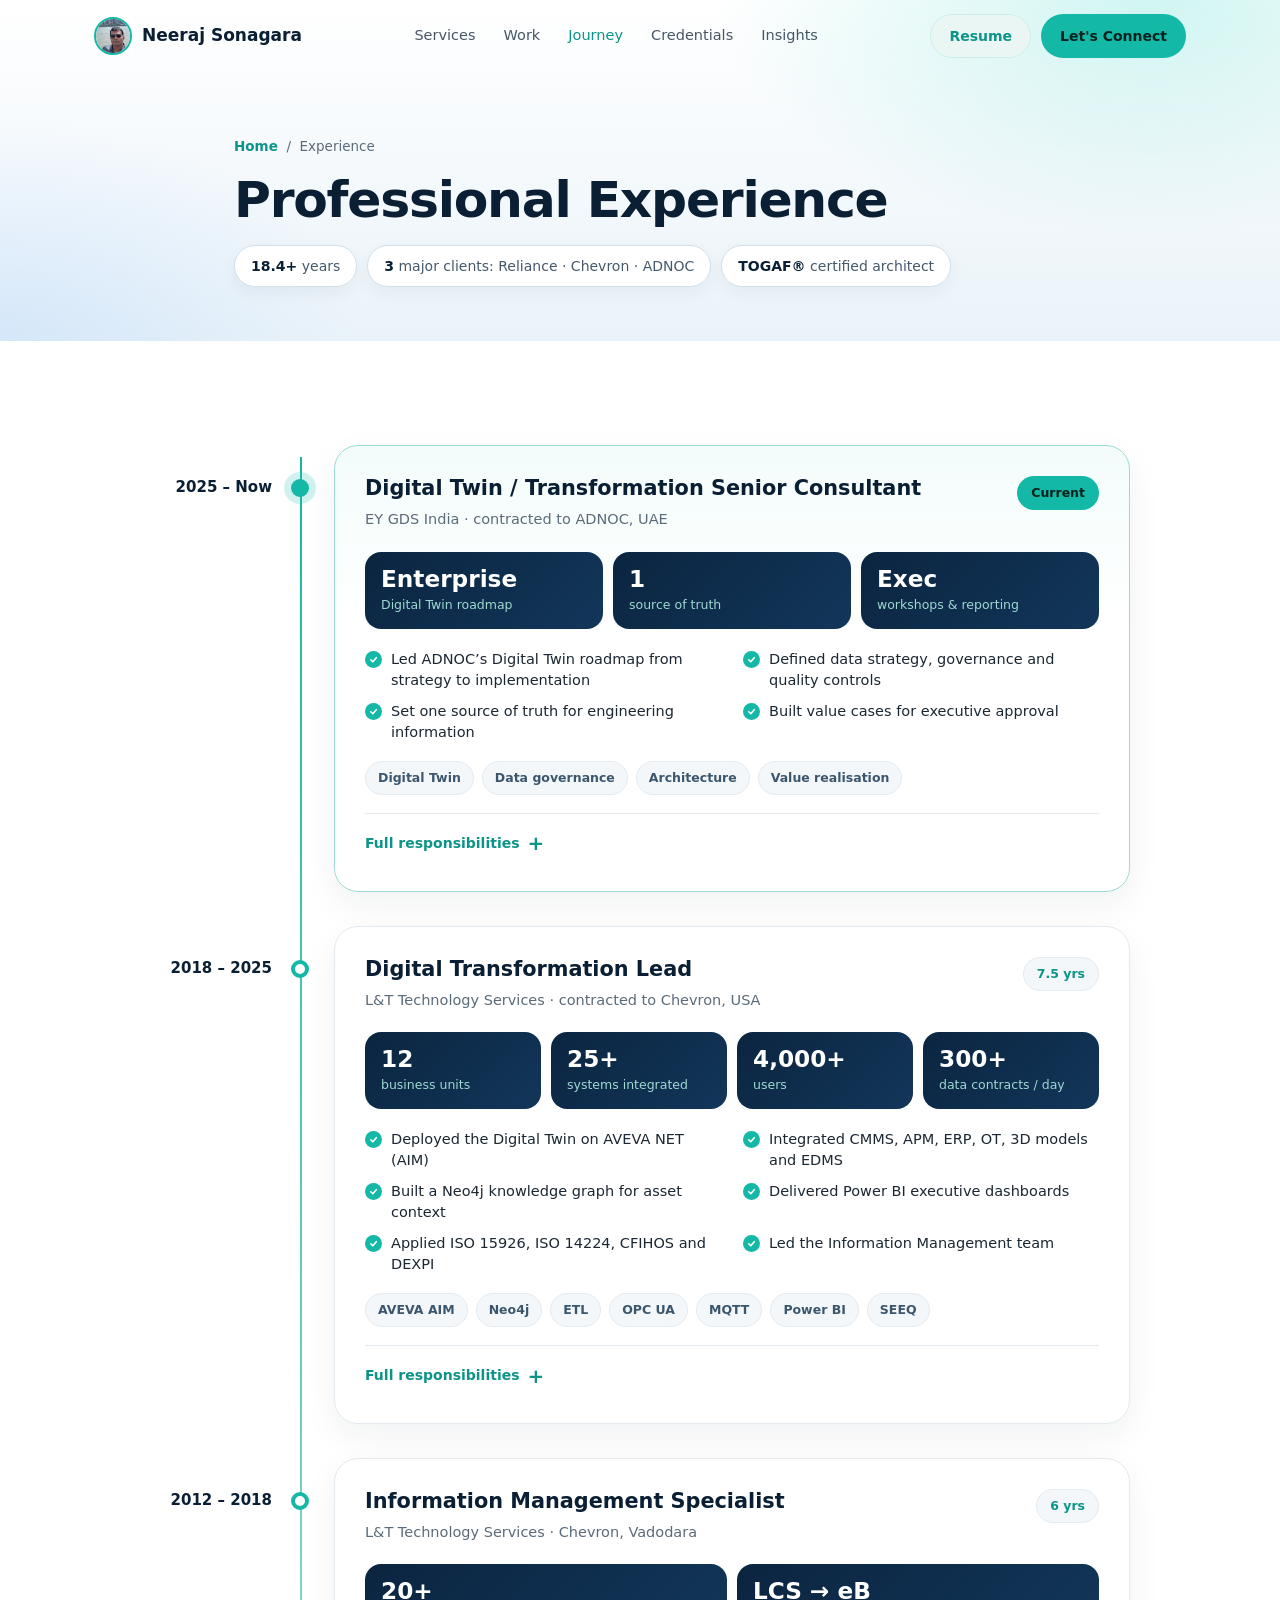
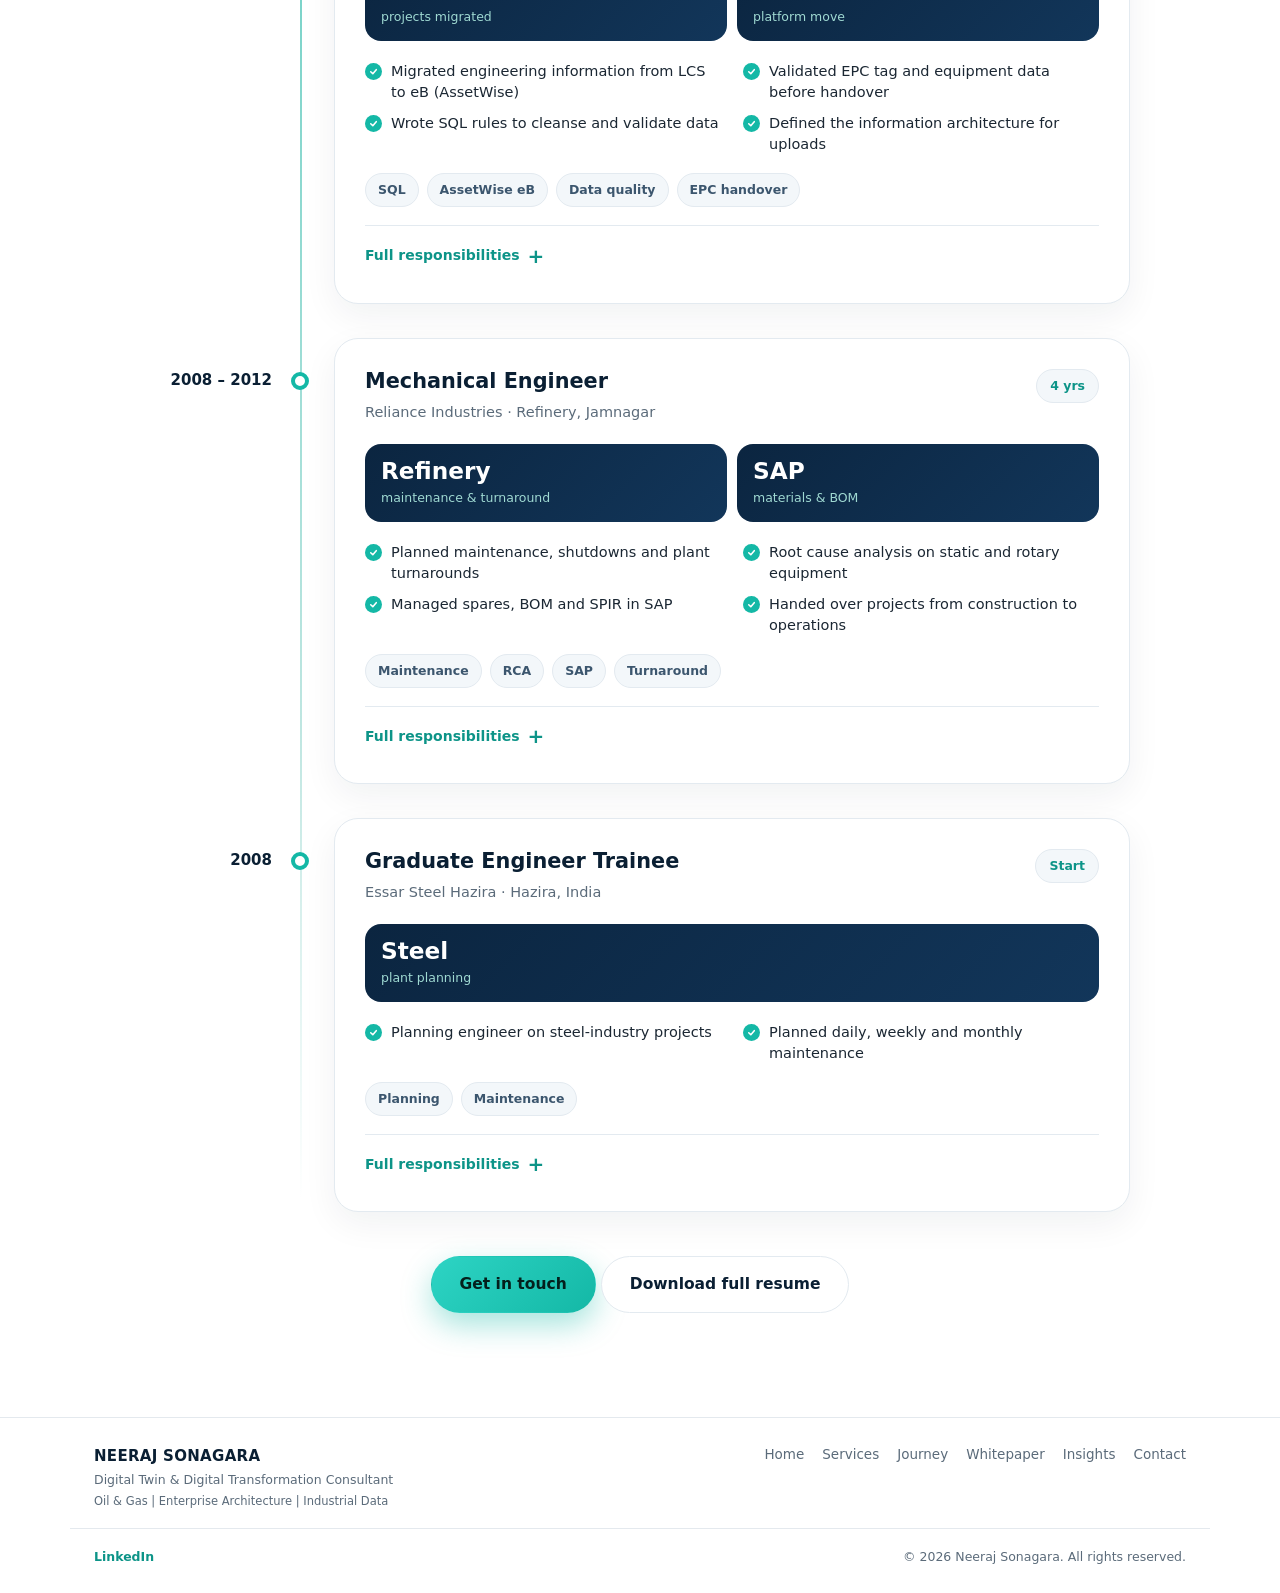
<file: experience.html>
<!DOCTYPE html>
<html lang="en">
<head>
<meta charset="UTF-8">
<meta name="viewport" content="width=device-width, initial-scale=1.0">
<!-- Security: Content Security Policy + referrer policy (GitHub Pages cannot send custom HTTP headers, so these are set as meta tags) -->
<meta http-equiv="Content-Security-Policy" content="default-src 'self'; script-src 'self'; style-src 'self' 'unsafe-inline' https://fonts.googleapis.com; font-src https://fonts.gstatic.com; img-src 'self' data:; connect-src 'self'; object-src 'none'; base-uri 'self'; form-action 'self'">
<meta name="referrer" content="strict-origin-when-cross-origin">
<title>Professional Experience | Neeraj Sonagara &mdash; Digital Twin &amp; Digital Transformation Consultant</title>
<meta name="description" content="18+ years of career history: Digital Twin Senior Consultant (EY / ADNOC), Digital Transformation Lead (Chevron), Information Management Specialist and Mechanical Engineer &mdash; Neeraj Sonagara's full professional experience.">
<meta name="robots" content="index, follow">
<link rel="canonical" href="https://www.neerajsonagara.com/experience.html">

<meta property="og:type" content="profile">
<meta property="og:title" content="Professional Experience | Neeraj Sonagara">
<meta property="og:description" content="18+ years of career history across EY/ADNOC, Chevron and Reliance Industries &mdash; Digital Twin, Digital Transformation and Information Management.">
<meta property="og:url" content="https://www.neerajsonagara.com/experience.html">
<meta property="og:site_name" content="Neeraj Sonagara">
<meta property="og:image" content="https://www.neerajsonagara.com/assets/img/og-image.jpg">
<meta name="twitter:card" content="summary_large_image">
<meta name="twitter:title" content="Professional Experience | Neeraj Sonagara">
<meta name="twitter:description" content="18+ years across EY/ADNOC, Chevron and Reliance Industries &mdash; Digital Twin &amp; Digital Transformation Consultant.">
<meta name="twitter:image" content="https://www.neerajsonagara.com/assets/img/og-image.jpg">

<link rel="icon" type="image/svg+xml" href="data:image/svg+xml,%3Csvg xmlns='http://www.w3.org/2000/svg' viewBox='0 0 64 64'%3E%3Crect width='64' height='64' rx='14' fill='%230A1F33'/%3E%3Ctext x='32' y='42' font-family='Arial,Helvetica,sans-serif' font-size='28' font-weight='700' fill='%2314B8A6' text-anchor='middle'%3ENS%3C/text%3E%3C/svg%3E">

<link rel="preconnect" href="https://fonts.googleapis.com">
<link rel="preconnect" href="https://fonts.gstatic.com" crossorigin>
<link href="https://fonts.googleapis.com/css2?family=Manrope:wght@500;700;800&family=Inter:wght@400;500;600;700&display=swap" rel="stylesheet">

<link rel="stylesheet" href="assets/css/style.css?v=20261124b">
<link rel="stylesheet" href="assets/css/home.css?v=20261124b">

<script type="application/ld+json">
{
  "@context": "https://schema.org",
  "@type": "Person",
  "name": "Neeraj Sonagara",
  "jobTitle": "Digital Transformation & Digital Twin Senior Consultant",
  "url": "https://www.neerajsonagara.com/experience.html",
  "sameAs": ["https://www.linkedin.com/in/neeraj-sonagara-45359984/"]
}
</script>
</head>
<body>

<a class="skip-link" href="#main">Skip to content</a>

<header class="site-header" id="siteHeader">
  <div class="wrap header-inner">
    <a href="index.html" class="brand" aria-label="Neeraj Sonagara — home">
      <img class="brand-mark" src="assets/img/headshot.jpg" alt="Neeraj Sonagara">
      <span class="brand-name">Neeraj Sonagara</span>
    </a>

    <nav class="main-nav" id="mainNav" aria-label="Primary">
      <a href="index.html#services">Services</a>
      <a href="index.html#work">Work</a>
      <a href="experience.html" class="active">Journey</a>
      <a href="index.html#credentials">Credentials</a>
      <a href="index.html#articles">Insights</a>
    </nav>

    <div class="header-cta">
      <a class="btn btn-ghost" href="assets/docs/Neeraj_Sonagara_Resume.pdf" download>Resume</a>
      <a class="btn btn-primary" href="index.html#contact">Let's Connect</a>
    </div>

    <button class="nav-toggle" id="navToggle" aria-label="Toggle menu" aria-expanded="false" aria-controls="mainNav">
      <span></span><span></span><span></span>
    </button>
  </div>
</header>

<main id="main">

  <header class="arthead">
    <div class="wrap">
      <p class="crumb"><a href="index.html">Home</a> &nbsp;/&nbsp; Experience</p>
      <h1>Professional Experience</h1>
      <div class="exp-stats">
        <span><b class="exp-years">18+</b> years</span>
        <span><b>3</b> major clients: Reliance &middot; Chevron &middot; ADNOC</span>
        <span><b>TOGAF&reg;</b> certified architect</span>
      </div>
    </div>
  </header>

  <section class="hx-section">
    <div class="wrap">
      <ol class="career">
      <li class="role reveal role--now">
        <div class="role-rail"><span class="role-year">2025 &ndash; Now</span><span class="role-dot"></span></div>
        <article class="role-card">
          <div class="role-top"><div><h2>Digital Twin / Transformation Senior Consultant</h2><p class="role-org">EY GDS India &middot; contracted to ADNOC, UAE</p></div><span class="role-badge">Current</span></div>
          <div class="role-metrics"><div><b>Enterprise</b><span>Digital Twin roadmap</span></div><div><b>1</b><span>source of truth</span></div><div><b>Exec</b><span>workshops &amp; reporting</span></div></div>
          <ul class="role-hl"><li>Led ADNOC&rsquo;s Digital Twin roadmap from strategy to implementation</li><li>Defined data strategy, governance and quality controls</li><li>Set one source of truth for engineering information</li><li>Built value cases for executive approval</li></ul>
          <div class="tags"><span>Digital Twin</span><span>Data governance</span><span>Architecture</span><span>Value realisation</span></div>
          <details class="role-more"><summary>Full responsibilities</summary><div class="role-detail"><p class="timeline-subhead">Leading ADNOC's Enterprise Digital Twin Strategy to End-to-End Deployment</p>
            <ul>
              <li><strong>Roadmap Execution:</strong> Directed ADNOC Enterprise Digital Twin and Information Management roadmap from strategy through implementation.</li>
              <li><strong>Operational Use Cases:</strong> Defined enterprise Data Strategy, governance framework, quality controls, reporting standards and business requirements supporting Digital Transformation.</li>
              <li><strong>Integrated Architecture:</strong> Established enterprise information governance ensuring single source of truth for engineering information and executive reporting.</li>
              <li><strong>Cybersecure Governance:</strong> Championed digital initiatives aligned with engineering, operations and asset lifecycle objectives.</li>
            </ul>
            <p class="timeline-subhead">Technology Evaluation &amp; Value Realization</p>
            <ul>
              <li><strong>Emerging Tech Assessment:</strong> Architected enterprise information models supporting engineering and operational data integration; evaluating edge compute, robotics and remote operations.</li>
              <li><strong>Business Impact:</strong> Designed scalable system interfaces and business use cases with value realization plans for executive approval.</li>
            </ul>
            <p class="timeline-subhead">Stakeholder Leadership &amp; Program Governance</p>
            <ul>
              <li><strong>Cross-Functional Alignment:</strong> Partnered with Engineering, Operations, Digital and IT leadership to align enterprise initiatives.</li>
              <li><strong>Delivery Governance:</strong> Managed scope, timelines, change governance and audit compliance standards.</li>
              <li><strong>Executive Visibility:</strong> Facilitated executive workshops delivering strategic recommendations, executive reporting packs, dashboards and transformation roadmaps.</li>
            </ul></div></details>
        </article>
      </li>
      <li class="role reveal">
        <div class="role-rail"><span class="role-year">2018 &ndash; 2025</span><span class="role-dot"></span></div>
        <article class="role-card">
          <div class="role-top"><div><h2>Digital Transformation Lead</h2><p class="role-org">L&amp;T Technology Services &middot; contracted to Chevron, USA</p></div><span class="role-badge">7.5 yrs</span></div>
          <div class="role-metrics"><div><b>12</b><span>business units</span></div><div><b>25+</b><span>systems integrated</span></div><div><b>4,000+</b><span>users</span></div><div><b>300+</b><span>data contracts / day</span></div></div>
          <ul class="role-hl"><li>Deployed the Digital Twin on AVEVA NET (AIM)</li><li>Integrated CMMS, APM, ERP, OT, 3D models and EDMS</li><li>Built a Neo4j knowledge graph for asset context</li><li>Delivered Power BI executive dashboards</li><li>Applied ISO 15926, ISO 14224, CFIHOS and DEXPI</li><li>Led the Information Management team</li></ul>
          <div class="tags"><span>AVEVA AIM</span><span>Neo4j</span><span>ETL</span><span>OPC UA</span><span>MQTT</span><span>Power BI</span><span>SEEQ</span></div>
          <details class="role-more"><summary>Full responsibilities</summary><div class="role-detail"><ul>
              <li><strong>Digital Twin Implementation:</strong> Led deployment of Digital Transformation solutions across 12 business units, integrating 25+ engineering systems and supporting 4,000+ active users.</li>
              <li><strong>Centralized Asset Management:</strong> Led integration of CMMS, APM, EDW, PSM, ERP, OT (SCADA, DCS, PLCs, Historians), 3D models and EDMS into Digital Twin and AVEVA NET (AIM).</li>
              <li><strong>Data Integration &amp; ETL:</strong> Developed ETL pipelines processing 300+ automated data contracts daily, improving data consistency and operational workflows.</li>
              <li><strong>Graph-Based Data Modeling:</strong> Designed and implemented a Neo4j-based knowledge graph, enhancing contextual relationships between equipment and engineering data.</li>
              <li><strong>Reporting &amp; Analytics:</strong> Delivered Power BI executive dashboards, data visualization, KPI dashboards and executive reporting packs supporting senior leadership.</li>
              <li><strong>Standardization &amp; Best Practices:</strong> Implemented engineering data integration frameworks using ISO 15926, ISO 14224, CFIHOS and DEXPI standards.</li>
              <li><strong>Real-Time Data Provisioning:</strong> Enabled integrated OT systems and IoT devices using OPC UA, MQTT and REST APIs for real-time data acquisition, streaming and contextualization.</li>
              <li><strong>Predictive Analytics Development:</strong> Designed and deployed predictive analytics models for Asset Performance Management (APM) using SEEQ and HYSYS.</li>
              <li><strong>Information Management Leadership:</strong> Led an Information Management team, establishing SLA/OLA agreements and driving training programs for Digital Twin adoption.</li>
            </ul></div></details>
        </article>
      </li>
      <li class="role reveal">
        <div class="role-rail"><span class="role-year">2012 &ndash; 2018</span><span class="role-dot"></span></div>
        <article class="role-card">
          <div class="role-top"><div><h2>Information Management Specialist</h2><p class="role-org">L&amp;T Technology Services &middot; Chevron, Vadodara</p></div><span class="role-badge">6 yrs</span></div>
          <div class="role-metrics"><div><b>20+</b><span>projects migrated</span></div><div><b>LCS &rarr; eB</b><span>platform move</span></div></div>
          <ul class="role-hl"><li>Migrated engineering information from LCS to eB (AssetWise)</li><li>Validated EPC tag and equipment data before handover</li><li>Wrote SQL rules to cleanse and validate data</li><li>Defined the information architecture for uploads</li></ul>
          <div class="tags"><span>SQL</span><span>AssetWise eB</span><span>Data quality</span><span>EPC handover</span></div>
          <details class="role-more"><summary>Full responsibilities</summary><div class="role-detail"><ul>
              <li><strong>Data Migration:</strong> Successfully migrated engineering information for 20+ projects from LCS (Life Cycle Server) to eB (Enterprise Bridge / AssetWise platform).</li>
              <li><strong>Data Analysis and Validation:</strong> Conducted data analysis, validation and verification of engineering information related to tags or equipment from EPCs.</li>
              <li><strong>SQL Development:</strong> Developed SQL rules for cleansing, transforming and validating technical information.</li>
              <li><strong>Information Architecture:</strong> Finalized information architecture for data uploads into target systems.</li>
              <li><strong>Project &amp; EPC Coordination:</strong> Validated EPC engineering deliverables ahead of operational handover and supported commissioning readiness through accurate engineering records.</li>
              <li><strong>System Enhancements:</strong> Analyzed existing systems and databases, recommending enhancements to meet evolving business needs.</li>
              <li><strong>Troubleshooting:</strong> Troubleshot incidents reported by end users and identified permanent solutions to prevent recurrence.</li>
            </ul></div></details>
        </article>
      </li>
      <li class="role reveal">
        <div class="role-rail"><span class="role-year">2008 &ndash; 2012</span><span class="role-dot"></span></div>
        <article class="role-card">
          <div class="role-top"><div><h2>Mechanical Engineer</h2><p class="role-org">Reliance Industries &middot; Refinery, Jamnagar</p></div><span class="role-badge">4 yrs</span></div>
          <div class="role-metrics"><div><b>Refinery</b><span>maintenance &amp; turnaround</span></div><div><b>SAP</b><span>materials &amp; BOM</span></div></div>
          <ul class="role-hl"><li>Planned maintenance, shutdowns and plant turnarounds</li><li>Root cause analysis on static and rotary equipment</li><li>Managed spares, BOM and SPIR in SAP</li><li>Handed over projects from construction to operations</li></ul>
          <div class="tags"><span>Maintenance</span><span>RCA</span><span>SAP</span><span>Turnaround</span></div>
          <details class="role-more"><summary>Full responsibilities</summary><div class="role-detail"><ul>
              <li><strong>Maintenance Planning and Execution:</strong> Planned, scheduled and executed preventive, predictive and corrective maintenance and shutdown activities.</li>
              <li><strong>Budget Allocation:</strong> Allocated budgets for annual maintenance, shutdown activities and plant turnaround operations.</li>
              <li><strong>Standard Operating Procedures (SOP):</strong> Reviewed and modified SMPs, SOPs and checklists for maintenance and turnaround activities.</li>
              <li><strong>Root Cause Analysis (RCA):</strong> Conducted RCA for static and rotary equipment across different refinery plants.</li>
              <li><strong>SAP Management:</strong> Generated BOM and SPIR, and managed equipment parts codes in SAP for maintenance and turnaround needs.</li>
              <li><strong>Inventory &amp; Material Management:</strong> Controlled inventory of spares and consumables, and procured and tracked material logistics for maintenance and turnaround projects.</li>
              <li><strong>Commissioning Handover:</strong> Oversaw handover from construction to operations, ensuring smooth plant start-up during turnaround.</li>
              <li><strong>Plant Turnaround Operations:</strong> Planned, coordinated and executed plant turnaround activities to optimize performance and minimize downtime.</li>
            </ul></div></details>
        </article>
      </li>
      <li class="role reveal">
        <div class="role-rail"><span class="role-year">2008</span><span class="role-dot"></span></div>
        <article class="role-card">
          <div class="role-top"><div><h2>Graduate Engineer Trainee</h2><p class="role-org">Essar Steel Hazira &middot; Hazira, India</p></div><span class="role-badge">Start</span></div>
          <div class="role-metrics"><div><b>Steel</b><span>plant planning</span></div></div>
          <ul class="role-hl"><li>Planning engineer on steel-industry projects</li><li>Planned daily, weekly and monthly maintenance</li></ul>
          <div class="tags"><span>Planning</span><span>Maintenance</span></div>
          <details class="role-more"><summary>Full responsibilities</summary><div class="role-detail"><ul>
              <li>Worked as a planning engineer for steel industry projects.</li>
              <li>Planned daily, weekly and monthly maintenance activities for the steel plant.</li>
            </ul></div></details>
        </article>
      </li>
      </ol>

      <div class="work-more reveal">
        <a class="hbtn hbtn--primary" href="index.html#contact">Get in touch</a>
        <a class="hbtn hbtn--line" href="assets/docs/Neeraj_Sonagara_Resume.pdf" download>Download full resume</a>
      </div>
    </div>
  </section>

</main>

<footer class="site-footer">
  <div class="wrap footer-inner">
    <div class="footer-brand">
      <strong>NEERAJ SONAGARA</strong>
      <span>Digital Twin &amp; Digital Transformation Consultant</span>
      <span class="footer-sub">Oil &amp; Gas | Enterprise Architecture | Industrial Data</span>
    </div>
    <nav aria-label="Footer">
      <a href="index.html">Home</a>
      <a href="index.html#services">Services</a>
      <a href="experience.html">Journey</a>
      <a href="digital-twin.html">Whitepaper</a>
      <a href="index.html#articles">Insights</a>
      <a href="index.html#contact">Contact</a>
    </nav>
  </div>
  <div class="wrap footer-bottom">
    <a href="https://www.linkedin.com/in/neeraj-sonagara-45359984/" target="_blank" rel="me noopener">LinkedIn</a>
    <span>&copy; <span id="year"></span> Neeraj Sonagara. All rights reserved.</span>
  </div>
</footer>

<button id="backToTop" class="back-to-top" aria-label="Back to top">&uarr;</button>

<script src="assets/js/script.js"></script>
</body>
</html>
</file>
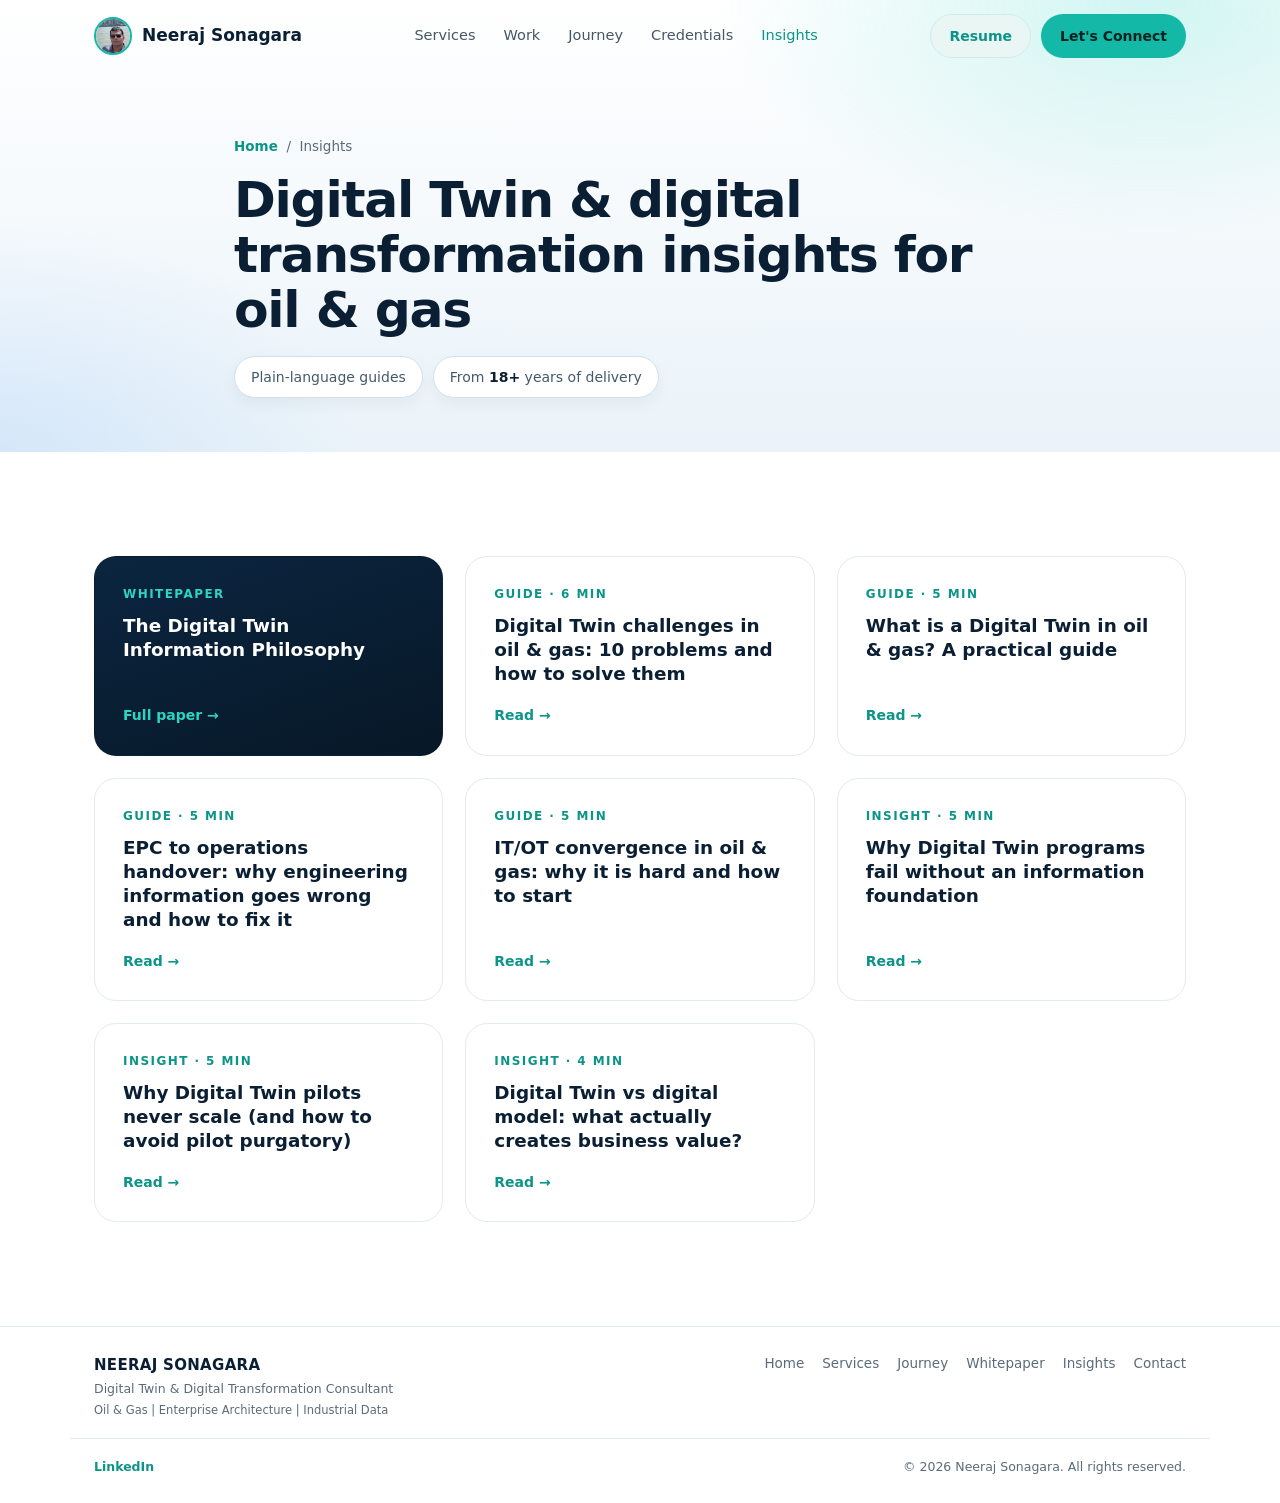
<file: insights.html>
<!DOCTYPE html>
<html lang="en">
<head>
<meta charset="UTF-8">
<meta name="viewport" content="width=device-width, initial-scale=1.0">
<!-- Security: Content Security Policy + referrer policy (GitHub Pages cannot send custom HTTP headers, so these are set as meta tags) -->
<meta http-equiv="Content-Security-Policy" content="default-src 'self'; script-src 'self'; style-src 'self' 'unsafe-inline' https://fonts.googleapis.com; font-src https://fonts.gstatic.com; img-src 'self' data:; connect-src 'self'; object-src 'none'; base-uri 'self'; form-action 'self'">
<meta name="referrer" content="strict-origin-when-cross-origin">
<title>Insights: Digital Twin &amp; Digital Transformation Insights for Oil &amp; Gas | Neeraj Sonagara</title>
<meta name="description" content="Practical guides on Digital Twin challenges, EPC handover, IT/OT convergence and why pilots stall in oil and gas, by Neeraj Sonagara.">
<meta name="author" content="Neeraj Sonagara">
<meta name="robots" content="index, follow, max-image-preview:large">
<link rel="canonical" href="https://www.neerajsonagara.com/insights.html">
<meta property="og:type" content="website">
<meta property="og:title" content="Insights | Neeraj Sonagara">
<meta property="og:description" content="Practical guides on Digital Twin challenges, EPC handover, IT/OT convergence and why pilots stall in oil and gas, by Neeraj Sonagara.">
<meta property="og:url" content="https://www.neerajsonagara.com/insights.html">
<meta property="og:site_name" content="Neeraj Sonagara">
<meta property="og:image" content="https://www.neerajsonagara.com/assets/img/og-image.jpg">
<meta name="twitter:card" content="summary_large_image">
<meta name="twitter:title" content="Insights | Neeraj Sonagara">
<meta name="twitter:description" content="Practical guides on Digital Twin challenges, EPC handover, IT/OT convergence and why pilots stall in oil and gas, by Neeraj Sonagara.">
<link rel="icon" type="image/svg+xml" href="data:image/svg+xml,%3Csvg xmlns='http://www.w3.org/2000/svg' viewBox='0 0 64 64'%3E%3Crect width='64' height='64' rx='14' fill='%230A1F33'/%3E%3Ctext x='32' y='42' font-family='Arial,Helvetica,sans-serif' font-size='28' font-weight='700' fill='%2314B8A6' text-anchor='middle'%3ENS%3C/text%3E%3C/svg%3E">
<link rel="preconnect" href="https://fonts.googleapis.com">
<link rel="preconnect" href="https://fonts.gstatic.com" crossorigin>
<link href="https://fonts.googleapis.com/css2?family=Manrope:wght@500;700;800&family=Inter:wght@400;500;600;700&display=swap" rel="stylesheet">
<link rel="stylesheet" href="assets/css/style.css?v=20261124b">
<link rel="stylesheet" href="assets/css/home.css?v=20261124b">
<script type="application/ld+json">
{
  "@context": "https://schema.org",
  "@type": "CollectionPage",
  "name": "Insights: Digital Twin & Digital Transformation for Oil & Gas",
  "url": "https://www.neerajsonagara.com/insights.html",
  "description": "Practical guides on Digital Twin challenges, EPC handover, IT/OT convergence and why pilots stall in oil and gas, by Neeraj Sonagara.",
  "author": { "@type": "Person", "@id": "https://www.neerajsonagara.com/#person", "name": "Neeraj Sonagara" }
}
</script>
</head>
<body>

<a class="skip-link" href="#main">Skip to content</a>

<header class="site-header" id="siteHeader">
  <div class="wrap header-inner">
    <a href="index.html" class="brand" aria-label="Neeraj Sonagara — home">
      <img class="brand-mark" src="assets/img/headshot.jpg" alt="Neeraj Sonagara">
      <span class="brand-name">Neeraj Sonagara</span>
    </a>
    <nav class="main-nav" id="mainNav" aria-label="Primary">
      <a href="index.html#services">Services</a>
      <a href="index.html#work">Work</a>
      <a href="experience.html">Journey</a>
      <a href="index.html#credentials">Credentials</a>
      <a href="index.html#articles" class="active">Insights</a>
    </nav>
    <div class="header-cta">
      <a class="btn btn-ghost" href="assets/docs/Neeraj_Sonagara_Resume.pdf" download>Resume</a>
      <a class="btn btn-primary" href="index.html#contact">Let's Connect</a>
    </div>
    <button class="nav-toggle" id="navToggle" aria-label="Toggle menu" aria-expanded="false" aria-controls="mainNav">
      <span></span><span></span><span></span>
    </button>
  </div>
</header>

<main id="main">
  <header class="arthead">
    <div class="wrap">
      <p class="crumb"><a href="index.html">Home</a> &nbsp;/&nbsp; Insights</p>
      <h1>Digital Twin &amp; digital transformation insights for oil &amp; gas</h1>
      <div class="exp-stats"><span>Plain-language guides</span><span>From <b>18+</b> years of delivery</span></div>
    </div>
  </header>
  <section class="hx-section">
    <div class="wrap">
      <div class="hub-grid">
      <a class="hub-card" href="digital-twin.html"><em>Whitepaper</em><h2>The Digital Twin Information Philosophy</h2><span>Full paper &rarr;</span></a>
      <a class="hub-card" href="articles/digital-twin-challenges-oil-and-gas.html"><em>Guide &middot; 6 min</em><h2>Digital Twin challenges in oil &amp; gas: 10 problems and how to solve them</h2><span>Read &rarr;</span></a>
      <a class="hub-card" href="articles/what-is-a-digital-twin-in-oil-and-gas.html"><em>Guide &middot; 5 min</em><h2>What is a Digital Twin in oil &amp; gas? A practical guide</h2><span>Read &rarr;</span></a>
      <a class="hub-card" href="articles/engineering-information-handover-epc-to-operations.html"><em>Guide &middot; 5 min</em><h2>EPC to operations handover: why engineering information goes wrong and how to fix it</h2><span>Read &rarr;</span></a>
      <a class="hub-card" href="articles/it-ot-convergence-oil-and-gas.html"><em>Guide &middot; 5 min</em><h2>IT/OT convergence in oil &amp; gas: why it is hard and how to start</h2><span>Read &rarr;</span></a>
      <a class="hub-card" href="articles/why-digital-twin-programs-fail.html"><em>Insight &middot; 5 min</em><h2>Why Digital Twin programs fail without an information foundation</h2><span>Read &rarr;</span></a>
      <a class="hub-card" href="articles/why-digital-twin-pilots-never-scale.html"><em>Insight &middot; 5 min</em><h2>Why Digital Twin pilots never scale (and how to avoid pilot purgatory)</h2><span>Read &rarr;</span></a>
      <a class="hub-card" href="articles/digital-twin-vs-digital-model.html"><em>Insight &middot; 4 min</em><h2>Digital Twin vs digital model: what actually creates business value?</h2><span>Read &rarr;</span></a>
      </div>
    </div>
  </section>
</main>

<footer class="site-footer">
  <div class="wrap footer-inner">
    <div class="footer-brand">
      <strong>NEERAJ SONAGARA</strong>
      <span>Digital Twin &amp; Digital Transformation Consultant</span>
      <span class="footer-sub">Oil &amp; Gas | Enterprise Architecture | Industrial Data</span>
    </div>
    <nav aria-label="Footer">
      <a href="index.html">Home</a>
      <a href="index.html#services">Services</a>
      <a href="experience.html">Journey</a>
      <a href="digital-twin.html">Whitepaper</a>
      <a href="index.html#articles">Insights</a>
      <a href="index.html#contact">Contact</a>
    </nav>
  </div>
  <div class="wrap footer-bottom">
    <a href="https://www.linkedin.com/in/neeraj-sonagara-45359984/" target="_blank" rel="me noopener">LinkedIn</a>
    <span>&copy; <span id="year"></span> Neeraj Sonagara. All rights reserved.</span>
  </div>
</footer>

<button id="backToTop" class="back-to-top" aria-label="Back to top">&uarr;</button>
<script src="assets/js/script.js"></script>
</body>
</html>
</file>
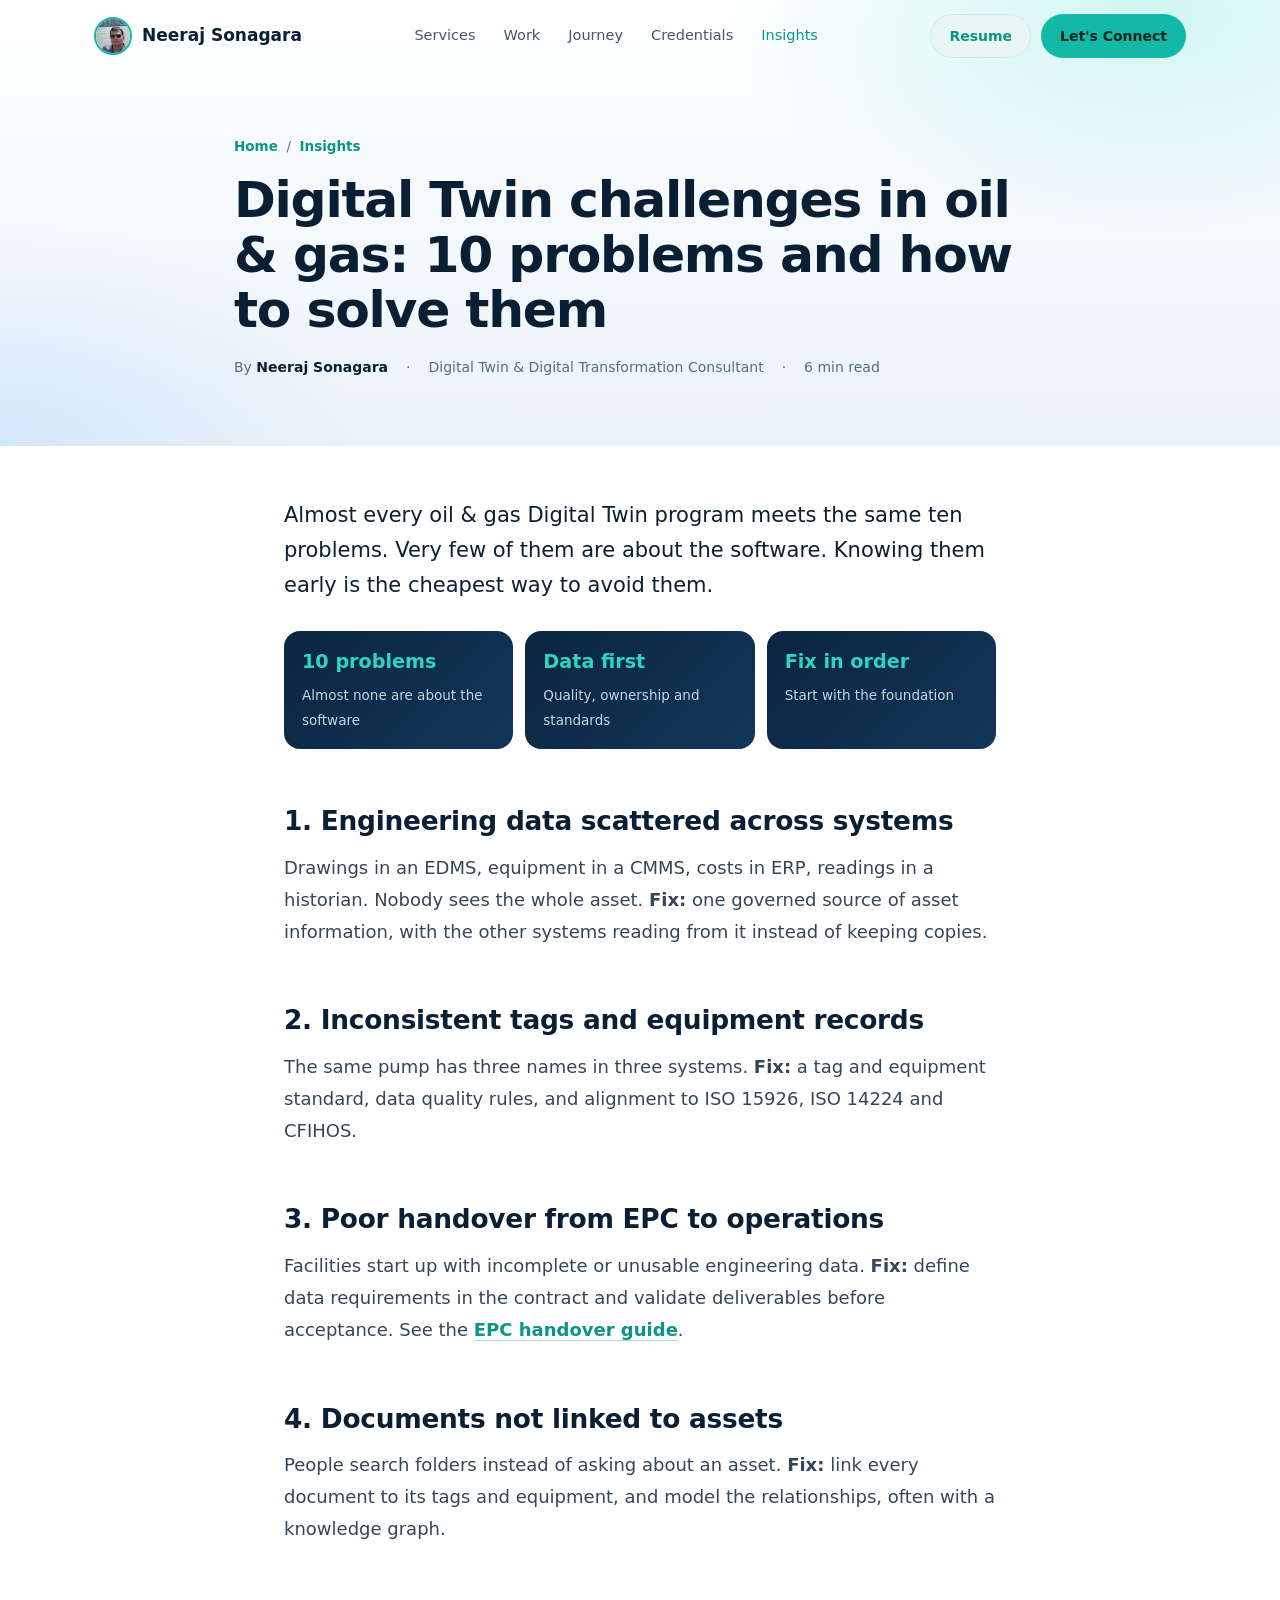
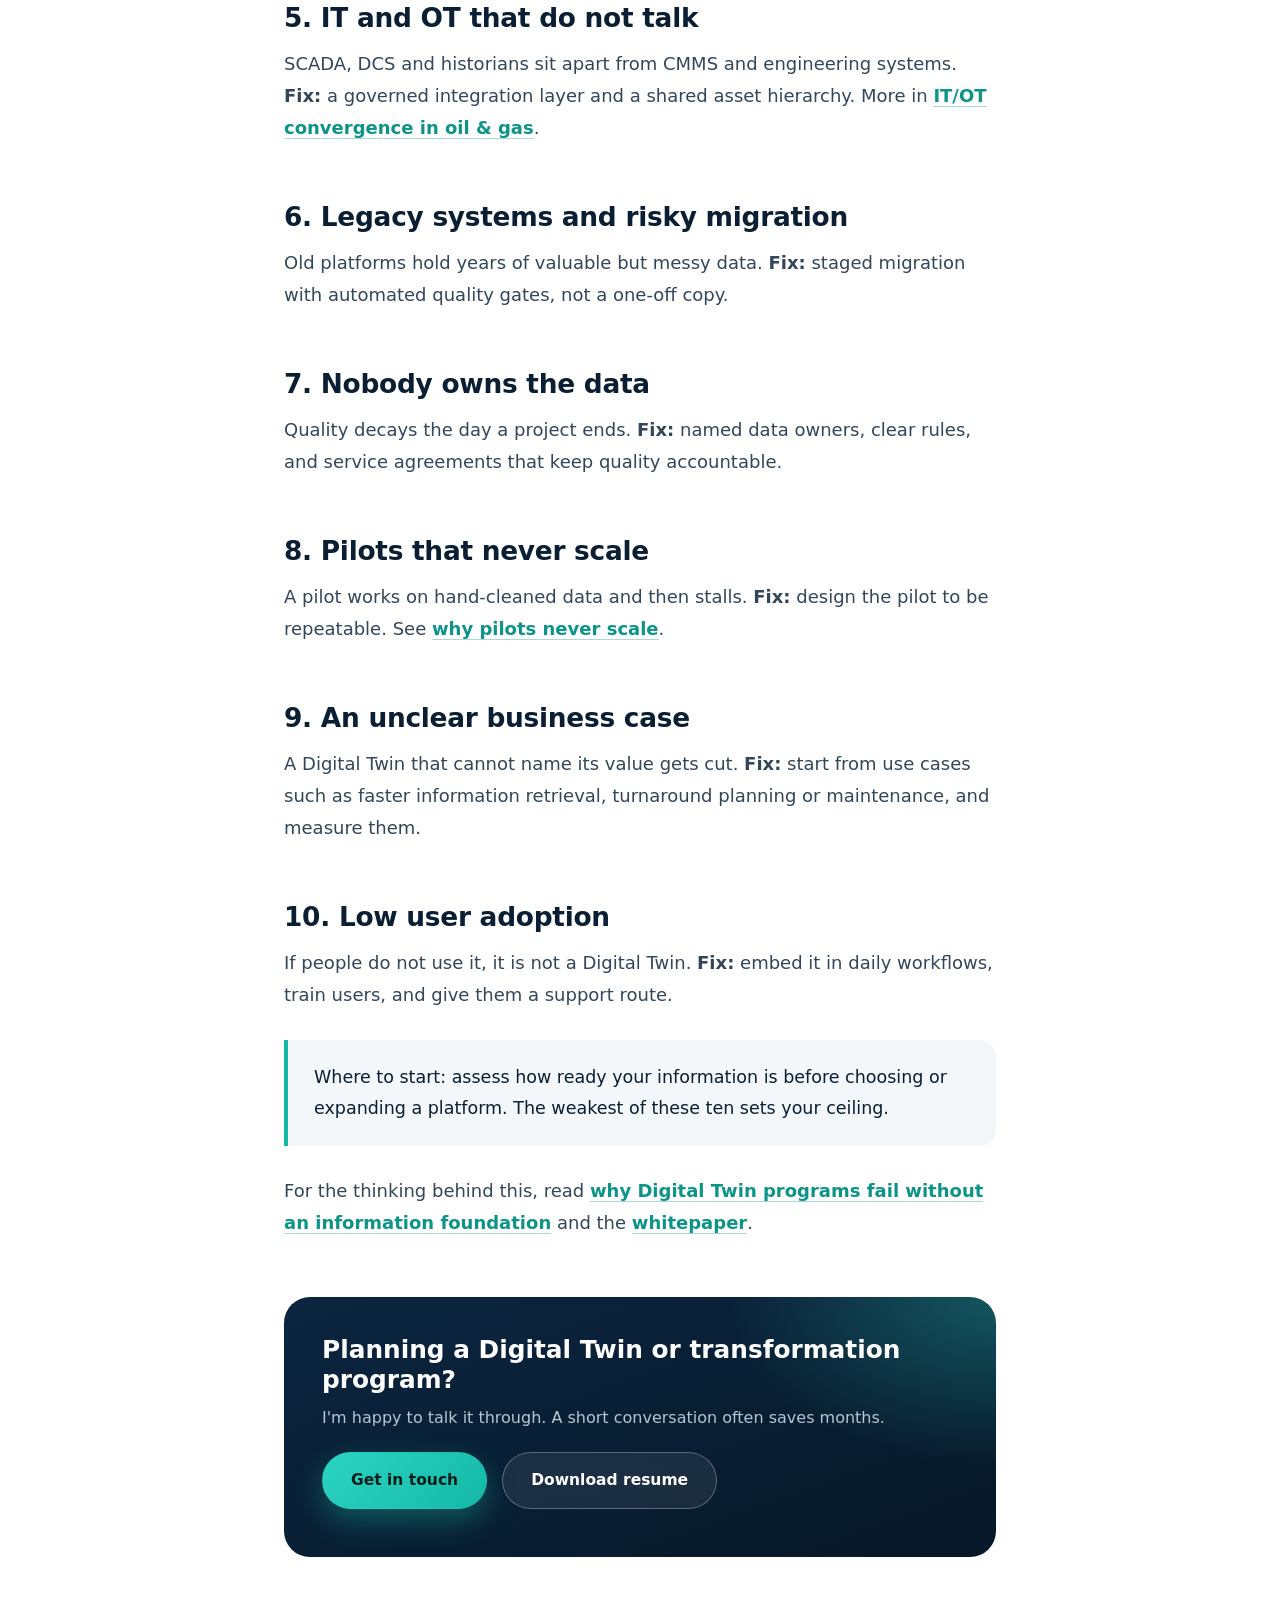
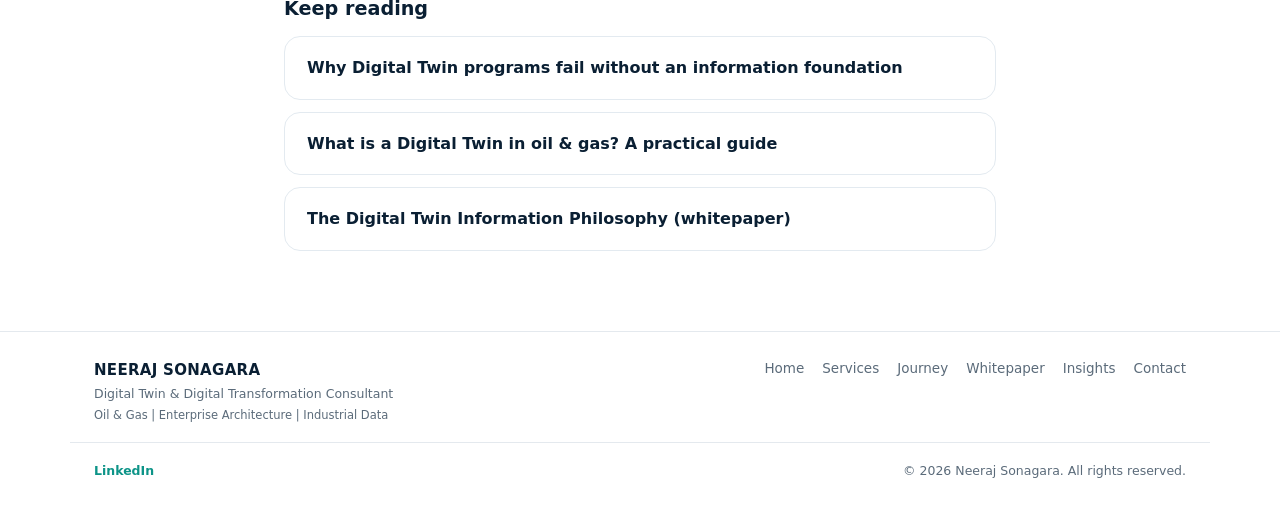
<file: articles/digital-twin-challenges-oil-and-gas.html>
<!DOCTYPE html>
<html lang="en">
<head>
<meta charset="UTF-8">
<meta name="viewport" content="width=device-width, initial-scale=1.0">
<!-- Security: Content Security Policy + referrer policy (GitHub Pages cannot send custom HTTP headers, so these are set as meta tags) -->
<meta http-equiv="Content-Security-Policy" content="default-src 'self'; script-src 'self'; style-src 'self' 'unsafe-inline' https://fonts.googleapis.com; font-src https://fonts.gstatic.com; img-src 'self' data:; connect-src 'self'; object-src 'none'; base-uri 'self'; form-action 'self'">
<meta name="referrer" content="strict-origin-when-cross-origin">
<title>Digital Twin challenges in oil &amp; gas: 10 problems and how to solve them | Neeraj Sonagara</title>
<meta name="description" content="The 10 most common Digital Twin and digital transformation challenges in oil and gas, from scattered engineering data to IT/OT silos, and practical fixes. By Neeraj Sonagara.">
<meta name="author" content="Neeraj Sonagara">
<meta name="robots" content="index, follow, max-image-preview:large">
<link rel="canonical" href="https://www.neerajsonagara.com/articles/digital-twin-challenges-oil-and-gas.html">
<meta property="og:type" content="article">
<meta property="og:title" content="Digital Twin challenges in oil &amp; gas: 10 problems and how to solve them">
<meta property="og:description" content="The 10 most common Digital Twin and digital transformation challenges in oil and gas, from scattered engineering data to IT/OT silos, and practical fixes. By Neeraj Sonagara.">
<meta property="og:url" content="https://www.neerajsonagara.com/articles/digital-twin-challenges-oil-and-gas.html">
<meta property="og:site_name" content="Neeraj Sonagara">
<meta property="og:image" content="https://www.neerajsonagara.com/assets/img/og-image.jpg">
<meta name="twitter:card" content="summary_large_image">
<meta name="twitter:title" content="Digital Twin challenges in oil &amp; gas: 10 problems and how to solve them">
<meta name="twitter:description" content="The 10 most common Digital Twin and digital transformation challenges in oil and gas, from scattered engineering data to IT/OT silos, and practical fixes. By Neeraj Sonagara.">
<link rel="icon" type="image/svg+xml" href="data:image/svg+xml,%3Csvg xmlns='http://www.w3.org/2000/svg' viewBox='0 0 64 64'%3E%3Crect width='64' height='64' rx='14' fill='%230A1F33'/%3E%3Ctext x='32' y='42' font-family='Arial,Helvetica,sans-serif' font-size='28' font-weight='700' fill='%2314B8A6' text-anchor='middle'%3ENS%3C/text%3E%3C/svg%3E">
<link rel="preconnect" href="https://fonts.googleapis.com">
<link rel="preconnect" href="https://fonts.gstatic.com" crossorigin>
<link href="https://fonts.googleapis.com/css2?family=Manrope:wght@500;700;800&family=Inter:wght@400;500;600;700&display=swap" rel="stylesheet">
<link rel="stylesheet" href="../assets/css/style.css?v=20261124b">
<link rel="stylesheet" href="../assets/css/home.css?v=20261124b">
<script type="application/ld+json">
{
  "@context": "https://schema.org",
  "@graph": [
    {
      "@type": "Article",
      "headline": "Digital Twin challenges in oil & gas: 10 problems and how to solve them",
      "description": "The 10 most common Digital Twin and digital transformation challenges in oil and gas, from scattered engineering data to IT/OT silos, and practical fixes. By Neeraj Sonagara.",
      "datePublished": "2026-11-24",
      "dateModified": "2026-11-24",
      "mainEntityOfPage": "https://www.neerajsonagara.com/articles/digital-twin-challenges-oil-and-gas.html",
      "image": "https://www.neerajsonagara.com/assets/img/og-image.jpg",
      "author": { "@type": "Person", "@id": "https://www.neerajsonagara.com/#person", "name": "Neeraj Sonagara", "url": "https://www.neerajsonagara.com/" },
      "publisher": { "@type": "Person", "@id": "https://www.neerajsonagara.com/#person", "name": "Neeraj Sonagara" }
    },
    {
      "@type": "BreadcrumbList",
      "itemListElement": [
        { "@type": "ListItem", "position": 1, "name": "Home", "item": "https://www.neerajsonagara.com/" },
        { "@type": "ListItem", "position": 2, "name": "Insights", "item": "https://www.neerajsonagara.com/#articles" },
        { "@type": "ListItem", "position": 3, "name": "Digital Twin challenges in oil & gas: 10 problems and how to solve them" }
      ]
    }
  ]
}
</script>
</head>
<body>

<a class="skip-link" href="#main">Skip to content</a>

<header class="site-header" id="siteHeader">
  <div class="wrap header-inner">
    <a href="../index.html" class="brand" aria-label="Neeraj Sonagara — home">
      <img class="brand-mark" src="../assets/img/headshot.jpg" alt="Neeraj Sonagara">
      <span class="brand-name">Neeraj Sonagara</span>
    </a>
    <nav class="main-nav" id="mainNav" aria-label="Primary">
      <a href="../index.html#services">Services</a>
      <a href="../index.html#work">Work</a>
      <a href="../experience.html">Journey</a>
      <a href="../index.html#credentials">Credentials</a>
      <a href="../index.html#articles" class="active">Insights</a>
    </nav>
    <div class="header-cta">
      <a class="btn btn-ghost" href="../assets/docs/Neeraj_Sonagara_Resume.pdf" download>Resume</a>
      <a class="btn btn-primary" href="../index.html#contact">Let's Connect</a>
    </div>
    <button class="nav-toggle" id="navToggle" aria-label="Toggle menu" aria-expanded="false" aria-controls="mainNav">
      <span></span><span></span><span></span>
    </button>
  </div>
</header>

<main id="main">
  <header class="arthead">
    <div class="wrap">
      <p class="crumb"><a href="../index.html">Home</a> &nbsp;/&nbsp; <a href="../index.html#articles">Insights</a></p>
      <h1>Digital Twin challenges in oil &amp; gas: 10 problems and how to solve them</h1>
      <p class="art-meta"><span>By <b>Neeraj Sonagara</b></span><span>&middot;</span><span>Digital Twin &amp; Digital Transformation Consultant</span><span>&middot;</span><span>6 min read</span></p>
    </div>
  </header>

  <article class="prose">

<p class="lead">Almost every oil &amp; gas Digital Twin program meets the same ten problems. Very few of them are about the software. Knowing them early is the cheapest way to avoid them.</p>
<div class="takeaways"><div><b>10 problems</b><span>Almost none are about the software</span></div><div><b>Data first</b><span>Quality, ownership and standards</span></div><div><b>Fix in order</b><span>Start with the foundation</span></div></div>


<h2>1. Engineering data scattered across systems</h2>
<p>Drawings in an EDMS, equipment in a CMMS, costs in ERP, readings in a historian. Nobody sees the whole asset. <strong>Fix:</strong> one governed source of asset information, with the other systems reading from it instead of keeping copies.</p>

<h2>2. Inconsistent tags and equipment records</h2>
<p>The same pump has three names in three systems. <strong>Fix:</strong> a tag and equipment standard, data quality rules, and alignment to ISO 15926, ISO 14224 and CFIHOS.</p>

<h2>3. Poor handover from EPC to operations</h2>
<p>Facilities start up with incomplete or unusable engineering data. <strong>Fix:</strong> define data requirements in the contract and validate deliverables before acceptance. See the <a href="engineering-information-handover-epc-to-operations.html">EPC handover guide</a>.</p>

<h2>4. Documents not linked to assets</h2>
<p>People search folders instead of asking about an asset. <strong>Fix:</strong> link every document to its tags and equipment, and model the relationships, often with a knowledge graph.</p>

<h2>5. IT and OT that do not talk</h2>
<p>SCADA, DCS and historians sit apart from CMMS and engineering systems. <strong>Fix:</strong> a governed integration layer and a shared asset hierarchy. More in <a href="it-ot-convergence-oil-and-gas.html">IT/OT convergence in oil &amp; gas</a>.</p>

<h2>6. Legacy systems and risky migration</h2>
<p>Old platforms hold years of valuable but messy data. <strong>Fix:</strong> staged migration with automated quality gates, not a one-off copy.</p>

<h2>7. Nobody owns the data</h2>
<p>Quality decays the day a project ends. <strong>Fix:</strong> named data owners, clear rules, and service agreements that keep quality accountable.</p>

<h2>8. Pilots that never scale</h2>
<p>A pilot works on hand-cleaned data and then stalls. <strong>Fix:</strong> design the pilot to be repeatable. See <a href="why-digital-twin-pilots-never-scale.html">why pilots never scale</a>.</p>

<h2>9. An unclear business case</h2>
<p>A Digital Twin that cannot name its value gets cut. <strong>Fix:</strong> start from use cases such as faster information retrieval, turnaround planning or maintenance, and measure them.</p>

<h2>10. Low user adoption</h2>
<p>If people do not use it, it is not a Digital Twin. <strong>Fix:</strong> embed it in daily workflows, train users, and give them a support route.</p>

<div class="callout"><p>Where to start: assess how ready your information is before choosing or expanding a platform. The weakest of these ten sets your ceiling.</p></div>

<p>For the thinking behind this, read <a href="why-digital-twin-programs-fail.html">why Digital Twin programs fail without an information foundation</a> and the <a href="../digital-twin.html">whitepaper</a>.</p>

  </article>

  <aside class="article-cta">
    <div>
      <h2>Planning a Digital Twin or transformation program?</h2>
      <p>I'm happy to talk it through. A short conversation often saves months.</p>
      <a class="hbtn hbtn--primary" href="../index.html#contact">Get in touch</a>
      <a class="hbtn hbtn--glass" href="../assets/docs/Neeraj_Sonagara_Resume.pdf" download>Download resume</a>
    </div>
  </aside>

  <section class="related">
    <h2>Keep reading</h2>
    <a href="why-digital-twin-programs-fail.html">Why Digital Twin programs fail without an information foundation</a>
    <a href="what-is-a-digital-twin-in-oil-and-gas.html">What is a Digital Twin in oil &amp; gas? A practical guide</a>
    <a href="../digital-twin.html">The Digital Twin Information Philosophy (whitepaper)</a>
  </section>
</main>

<footer class="site-footer">
  <div class="wrap footer-inner">
    <div class="footer-brand">
      <strong>NEERAJ SONAGARA</strong>
      <span>Digital Twin &amp; Digital Transformation Consultant</span>
      <span class="footer-sub">Oil &amp; Gas | Enterprise Architecture | Industrial Data</span>
    </div>
    <nav aria-label="Footer">
      <a href="../index.html">Home</a>
      <a href="../index.html#services">Services</a>
      <a href="../experience.html">Journey</a>
      <a href="../digital-twin.html">Whitepaper</a>
      <a href="../index.html#articles">Insights</a>
      <a href="../index.html#contact">Contact</a>
    </nav>
  </div>
  <div class="wrap footer-bottom">
    <a href="https://www.linkedin.com/in/neeraj-sonagara-45359984/" target="_blank" rel="me noopener">LinkedIn</a>
    <span>&copy; <span id="year"></span> Neeraj Sonagara. All rights reserved.</span>
  </div>
</footer>

<button id="backToTop" class="back-to-top" aria-label="Back to top">&uarr;</button>
<script src="../assets/js/script.js"></script>
</body>
</html>
</file>
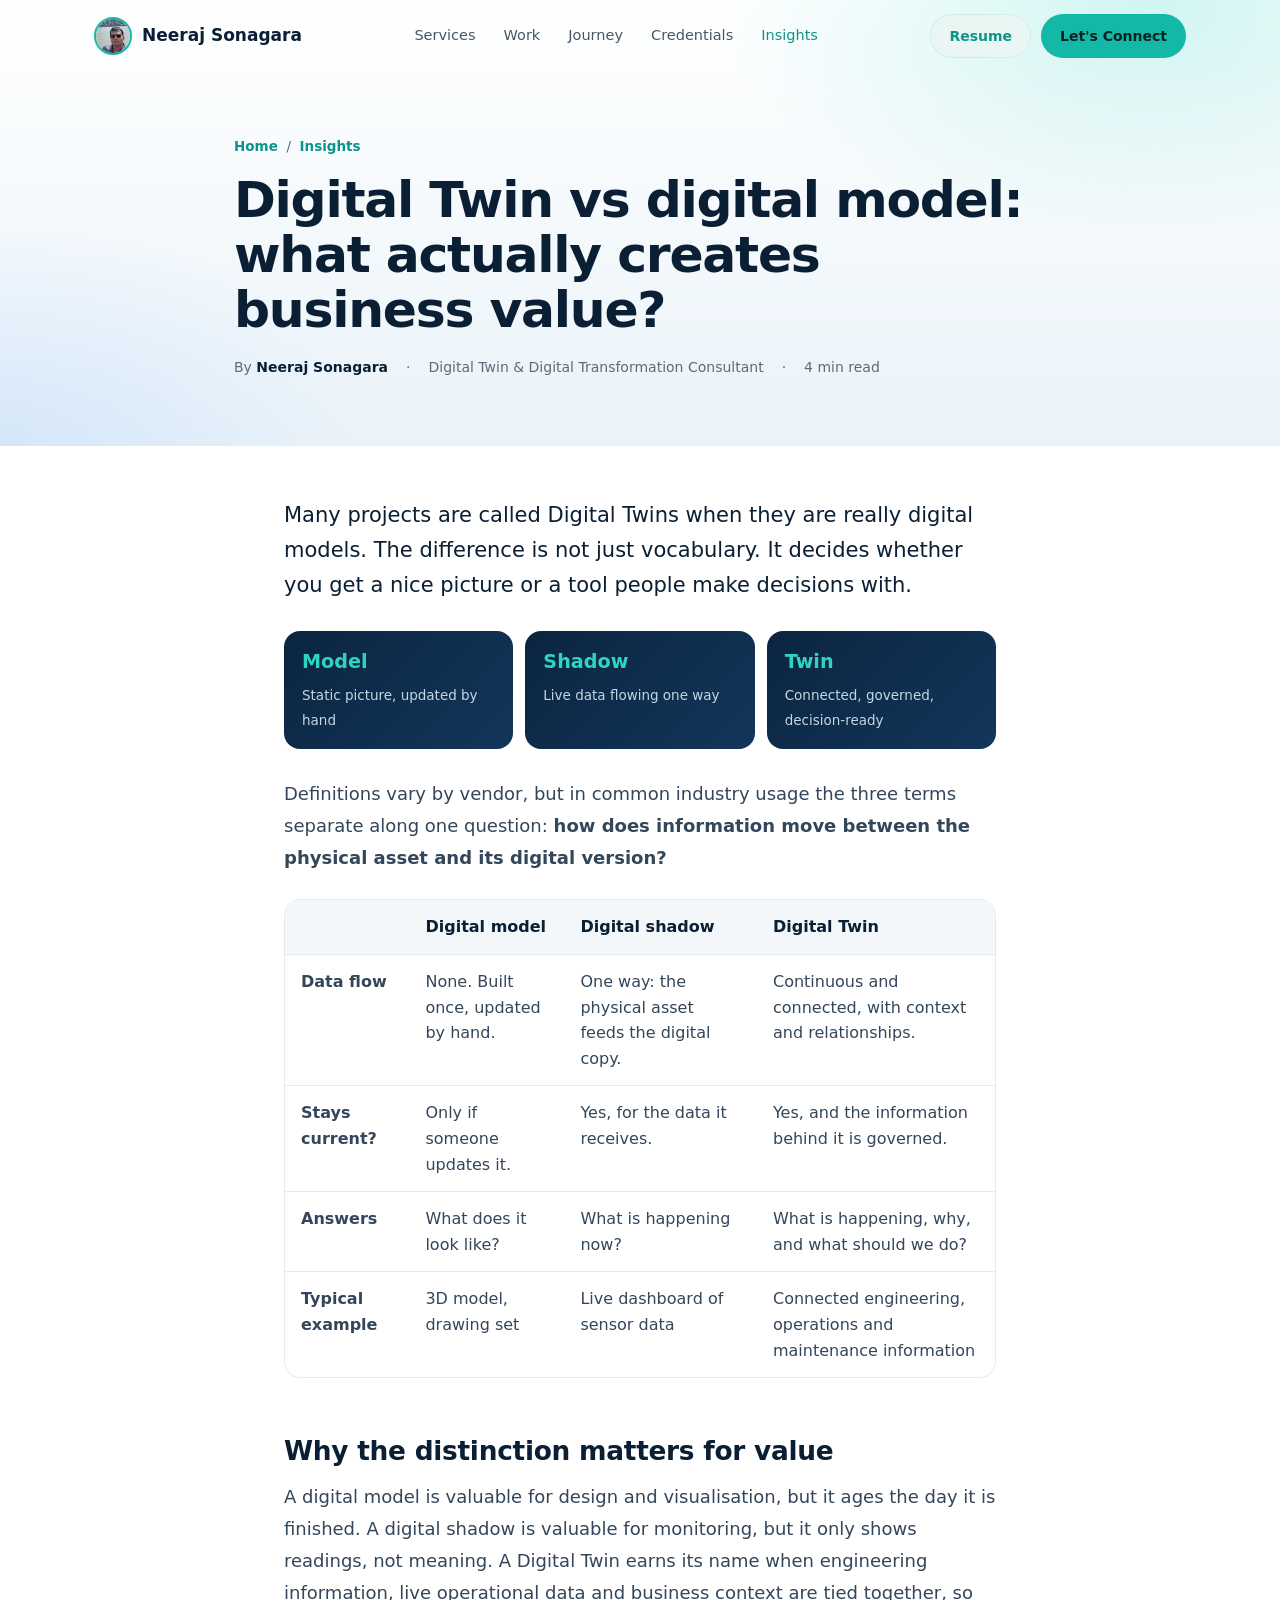
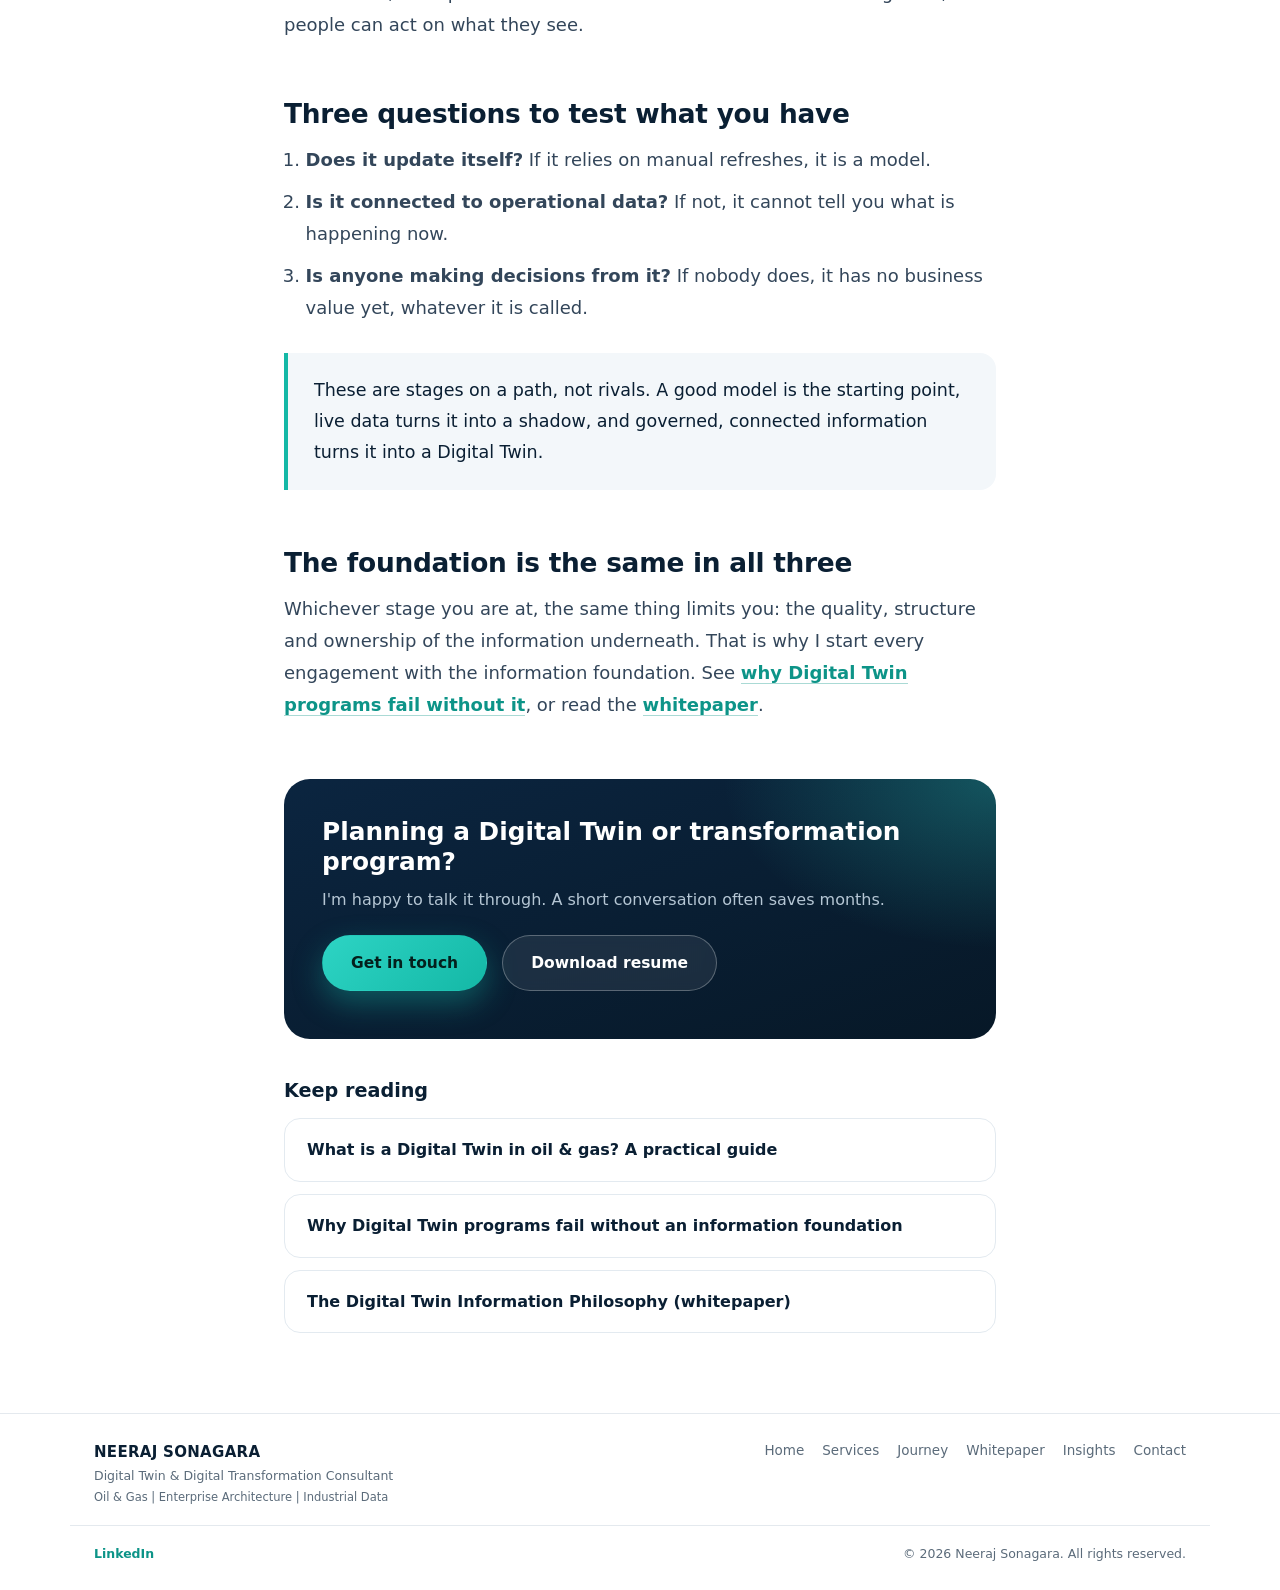
<file: articles/digital-twin-vs-digital-model.html>
<!DOCTYPE html>
<html lang="en">
<head>
<meta charset="UTF-8">
<meta name="viewport" content="width=device-width, initial-scale=1.0">
<!-- Security: Content Security Policy + referrer policy (GitHub Pages cannot send custom HTTP headers, so these are set as meta tags) -->
<meta http-equiv="Content-Security-Policy" content="default-src 'self'; script-src 'self'; style-src 'self' 'unsafe-inline' https://fonts.googleapis.com; font-src https://fonts.gstatic.com; img-src 'self' data:; connect-src 'self'; object-src 'none'; base-uri 'self'; form-action 'self'">
<meta name="referrer" content="strict-origin-when-cross-origin">
<title>Digital Twin vs digital model: what actually creates business value? | Neeraj Sonagara</title>
<meta name="description" content="The difference between a digital model, a digital shadow and a Digital Twin, and which one creates business value. By Neeraj Sonagara.">
<meta name="author" content="Neeraj Sonagara">
<meta name="robots" content="index, follow, max-image-preview:large">
<link rel="canonical" href="https://www.neerajsonagara.com/articles/digital-twin-vs-digital-model.html">
<meta property="og:type" content="article">
<meta property="og:title" content="Digital Twin vs digital model: what actually creates business value?">
<meta property="og:description" content="The difference between a digital model, a digital shadow and a Digital Twin, and which one creates business value. By Neeraj Sonagara.">
<meta property="og:url" content="https://www.neerajsonagara.com/articles/digital-twin-vs-digital-model.html">
<meta property="og:site_name" content="Neeraj Sonagara">
<meta property="og:image" content="https://www.neerajsonagara.com/assets/img/og-image.jpg">
<meta name="twitter:card" content="summary_large_image">
<meta name="twitter:title" content="Digital Twin vs digital model: what actually creates business value?">
<meta name="twitter:description" content="The difference between a digital model, a digital shadow and a Digital Twin, and which one creates business value. By Neeraj Sonagara.">
<link rel="icon" type="image/svg+xml" href="data:image/svg+xml,%3Csvg xmlns='http://www.w3.org/2000/svg' viewBox='0 0 64 64'%3E%3Crect width='64' height='64' rx='14' fill='%230A1F33'/%3E%3Ctext x='32' y='42' font-family='Arial,Helvetica,sans-serif' font-size='28' font-weight='700' fill='%2314B8A6' text-anchor='middle'%3ENS%3C/text%3E%3C/svg%3E">
<link rel="preconnect" href="https://fonts.googleapis.com">
<link rel="preconnect" href="https://fonts.gstatic.com" crossorigin>
<link href="https://fonts.googleapis.com/css2?family=Manrope:wght@500;700;800&family=Inter:wght@400;500;600;700&display=swap" rel="stylesheet">
<link rel="stylesheet" href="../assets/css/style.css?v=20261124b">
<link rel="stylesheet" href="../assets/css/home.css?v=20261124b">
<script type="application/ld+json">
{
  "@context": "https://schema.org",
  "@graph": [
    {
      "@type": "Article",
      "headline": "Digital Twin vs digital model: what actually creates business value?",
      "description": "The difference between a digital model, a digital shadow and a Digital Twin, and which one creates business value. By Neeraj Sonagara.",
      "datePublished": "2026-11-20",
      "dateModified": "2026-11-20",
      "mainEntityOfPage": "https://www.neerajsonagara.com/articles/digital-twin-vs-digital-model.html",
      "image": "https://www.neerajsonagara.com/assets/img/og-image.jpg",
      "author": { "@type": "Person", "@id": "https://www.neerajsonagara.com/#person", "name": "Neeraj Sonagara", "url": "https://www.neerajsonagara.com/" },
      "publisher": { "@type": "Person", "@id": "https://www.neerajsonagara.com/#person", "name": "Neeraj Sonagara" }
    },
    {
      "@type": "BreadcrumbList",
      "itemListElement": [
        { "@type": "ListItem", "position": 1, "name": "Home", "item": "https://www.neerajsonagara.com/" },
        { "@type": "ListItem", "position": 2, "name": "Insights", "item": "https://www.neerajsonagara.com/#articles" },
        { "@type": "ListItem", "position": 3, "name": "Digital Twin vs digital model: what actually creates business value?" }
      ]
    }
  ]
}
</script>
</head>
<body>

<a class="skip-link" href="#main">Skip to content</a>

<header class="site-header" id="siteHeader">
  <div class="wrap header-inner">
    <a href="../index.html" class="brand" aria-label="Neeraj Sonagara — home">
      <img class="brand-mark" src="../assets/img/headshot.jpg" alt="Neeraj Sonagara">
      <span class="brand-name">Neeraj Sonagara</span>
    </a>
    <nav class="main-nav" id="mainNav" aria-label="Primary">
      <a href="../index.html#services">Services</a>
      <a href="../index.html#work">Work</a>
      <a href="../experience.html">Journey</a>
      <a href="../index.html#credentials">Credentials</a>
      <a href="../index.html#articles" class="active">Insights</a>
    </nav>
    <div class="header-cta">
      <a class="btn btn-ghost" href="../assets/docs/Neeraj_Sonagara_Resume.pdf" download>Resume</a>
      <a class="btn btn-primary" href="../index.html#contact">Let's Connect</a>
    </div>
    <button class="nav-toggle" id="navToggle" aria-label="Toggle menu" aria-expanded="false" aria-controls="mainNav">
      <span></span><span></span><span></span>
    </button>
  </div>
</header>

<main id="main">
  <header class="arthead">
    <div class="wrap">
      <p class="crumb"><a href="../index.html">Home</a> &nbsp;/&nbsp; <a href="../index.html#articles">Insights</a></p>
      <h1>Digital Twin vs digital model: what actually creates business value?</h1>
      <p class="art-meta"><span>By <b>Neeraj Sonagara</b></span><span>&middot;</span><span>Digital Twin &amp; Digital Transformation Consultant</span><span>&middot;</span><span>4 min read</span></p>
    </div>
  </header>

  <article class="prose">

<p class="lead">Many projects are called Digital Twins when they are really digital models. The difference is not just vocabulary. It decides whether you get a nice picture or a tool people make decisions with.</p>
<div class="takeaways"><div><b>Model</b><span>Static picture, updated by hand</span></div><div><b>Shadow</b><span>Live data flowing one way</span></div><div><b>Twin</b><span>Connected, governed, decision-ready</span></div></div>


<p>Definitions vary by vendor, but in common industry usage the three terms separate along one question: <strong>how does information move between the physical asset and its digital version?</strong></p>

<div class="tbl"><table>
  <thead><tr><th></th><th>Digital model</th><th>Digital shadow</th><th>Digital Twin</th></tr></thead>
  <tbody>
    <tr><td><strong>Data flow</strong></td><td>None. Built once, updated by hand.</td><td>One way: the physical asset feeds the digital copy.</td><td>Continuous and connected, with context and relationships.</td></tr>
    <tr><td><strong>Stays current?</strong></td><td>Only if someone updates it.</td><td>Yes, for the data it receives.</td><td>Yes, and the information behind it is governed.</td></tr>
    <tr><td><strong>Answers</strong></td><td>What does it look like?</td><td>What is happening now?</td><td>What is happening, why, and what should we do?</td></tr>
    <tr><td><strong>Typical example</strong></td><td>3D model, drawing set</td><td>Live dashboard of sensor data</td><td>Connected engineering, operations and maintenance information</td></tr>
  </tbody>
</table></div>

<h2>Why the distinction matters for value</h2>
<p>A digital model is valuable for design and visualisation, but it ages the day it is finished. A digital shadow is valuable for monitoring, but it only shows readings, not meaning. A Digital Twin earns its name when engineering information, live operational data and business context are tied together, so people can act on what they see.</p>

<h2>Three questions to test what you have</h2>
<ol>
  <li><strong>Does it update itself?</strong> If it relies on manual refreshes, it is a model.</li>
  <li><strong>Is it connected to operational data?</strong> If not, it cannot tell you what is happening now.</li>
  <li><strong>Is anyone making decisions from it?</strong> If nobody does, it has no business value yet, whatever it is called.</li>
</ol>

<div class="callout"><p>These are stages on a path, not rivals. A good model is the starting point, live data turns it into a shadow, and governed, connected information turns it into a Digital Twin.</p></div>

<h2>The foundation is the same in all three</h2>
<p>Whichever stage you are at, the same thing limits you: the quality, structure and ownership of the information underneath. That is why I start every engagement with the information foundation. See <a href="why-digital-twin-programs-fail.html">why Digital Twin programs fail without it</a>, or read the <a href="../digital-twin.html">whitepaper</a>.</p>

  </article>

  <aside class="article-cta">
    <div>
      <h2>Planning a Digital Twin or transformation program?</h2>
      <p>I'm happy to talk it through. A short conversation often saves months.</p>
      <a class="hbtn hbtn--primary" href="../index.html#contact">Get in touch</a>
      <a class="hbtn hbtn--glass" href="../assets/docs/Neeraj_Sonagara_Resume.pdf" download>Download resume</a>
    </div>
  </aside>

  <section class="related">
    <h2>Keep reading</h2>
    <a href="what-is-a-digital-twin-in-oil-and-gas.html">What is a Digital Twin in oil &amp; gas? A practical guide</a>
    <a href="why-digital-twin-programs-fail.html">Why Digital Twin programs fail without an information foundation</a>
    <a href="../digital-twin.html">The Digital Twin Information Philosophy (whitepaper)</a>
  </section>
</main>

<footer class="site-footer">
  <div class="wrap footer-inner">
    <div class="footer-brand">
      <strong>NEERAJ SONAGARA</strong>
      <span>Digital Twin &amp; Digital Transformation Consultant</span>
      <span class="footer-sub">Oil &amp; Gas | Enterprise Architecture | Industrial Data</span>
    </div>
    <nav aria-label="Footer">
      <a href="../index.html">Home</a>
      <a href="../index.html#services">Services</a>
      <a href="../experience.html">Journey</a>
      <a href="../digital-twin.html">Whitepaper</a>
      <a href="../index.html#articles">Insights</a>
      <a href="../index.html#contact">Contact</a>
    </nav>
  </div>
  <div class="wrap footer-bottom">
    <a href="https://www.linkedin.com/in/neeraj-sonagara-45359984/" target="_blank" rel="me noopener">LinkedIn</a>
    <span>&copy; <span id="year"></span> Neeraj Sonagara. All rights reserved.</span>
  </div>
</footer>

<button id="backToTop" class="back-to-top" aria-label="Back to top">&uarr;</button>
<script src="../assets/js/script.js"></script>
</body>
</html>
</file>
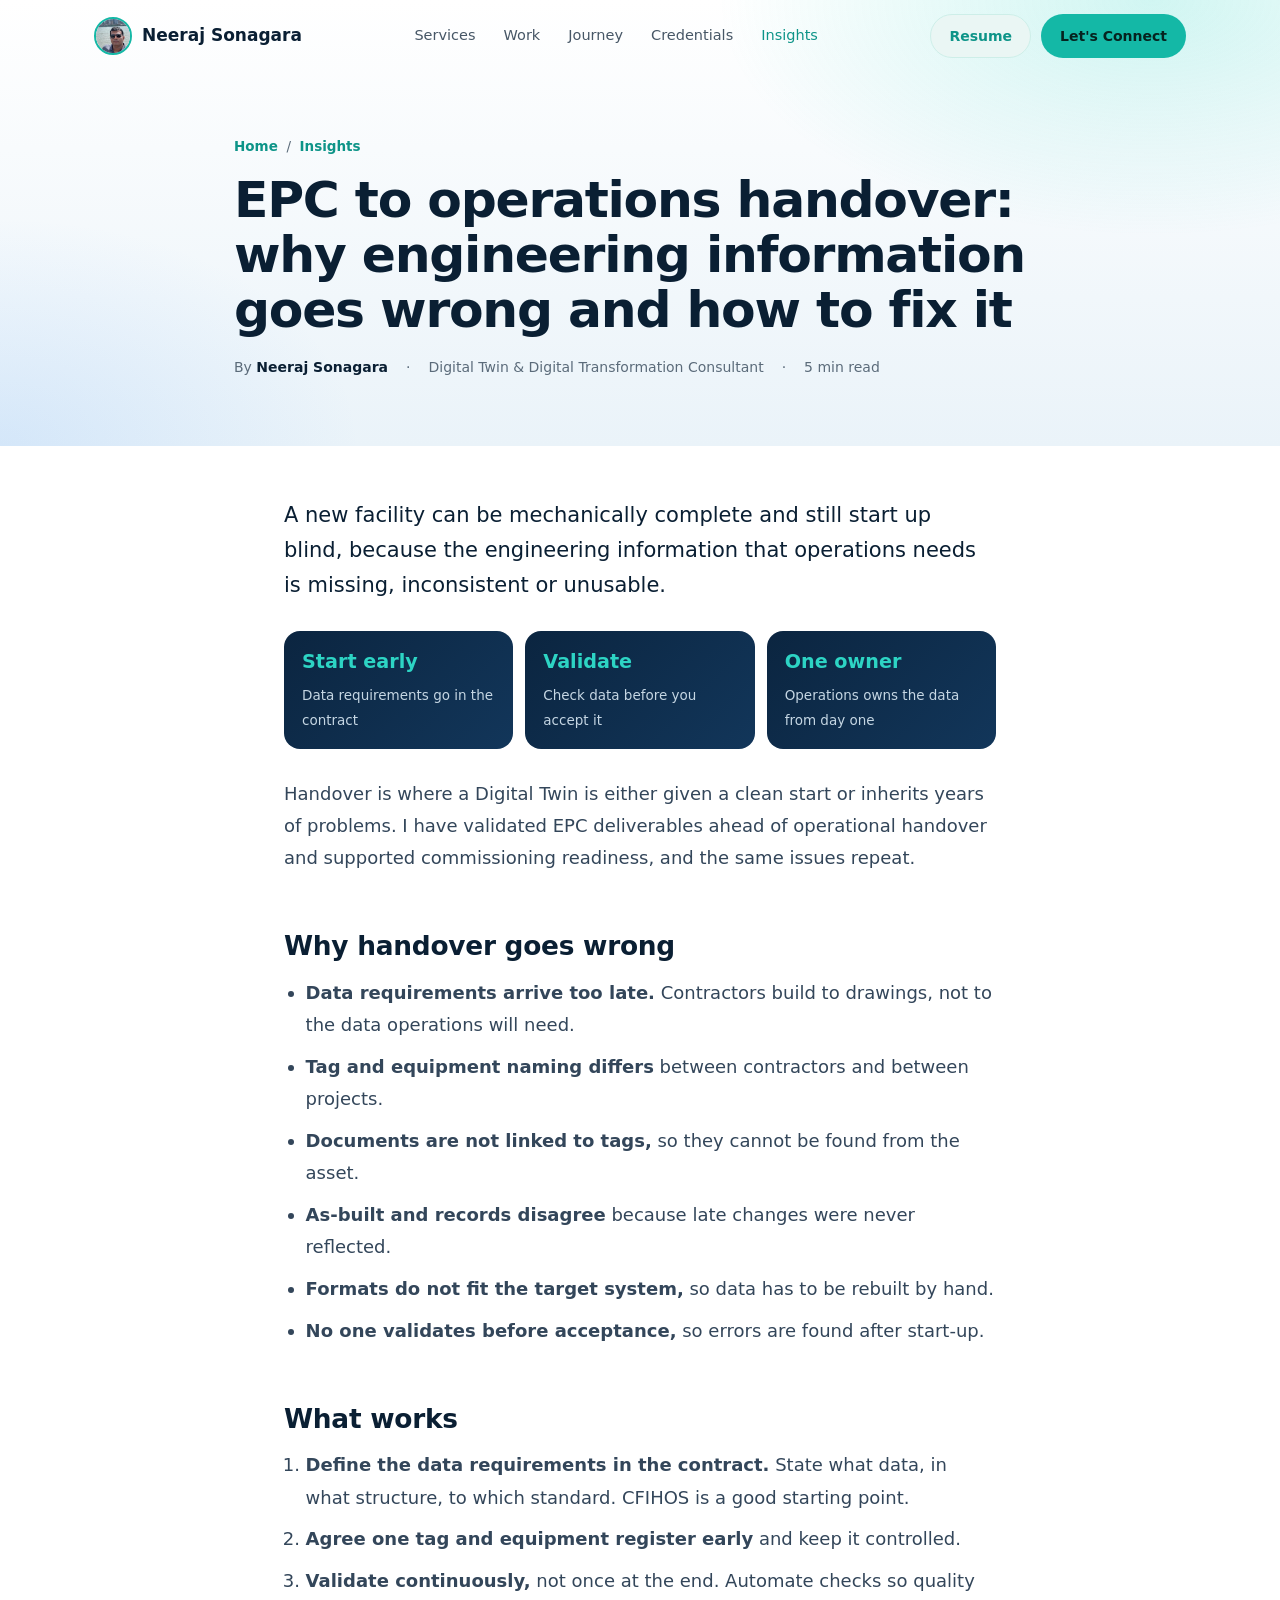
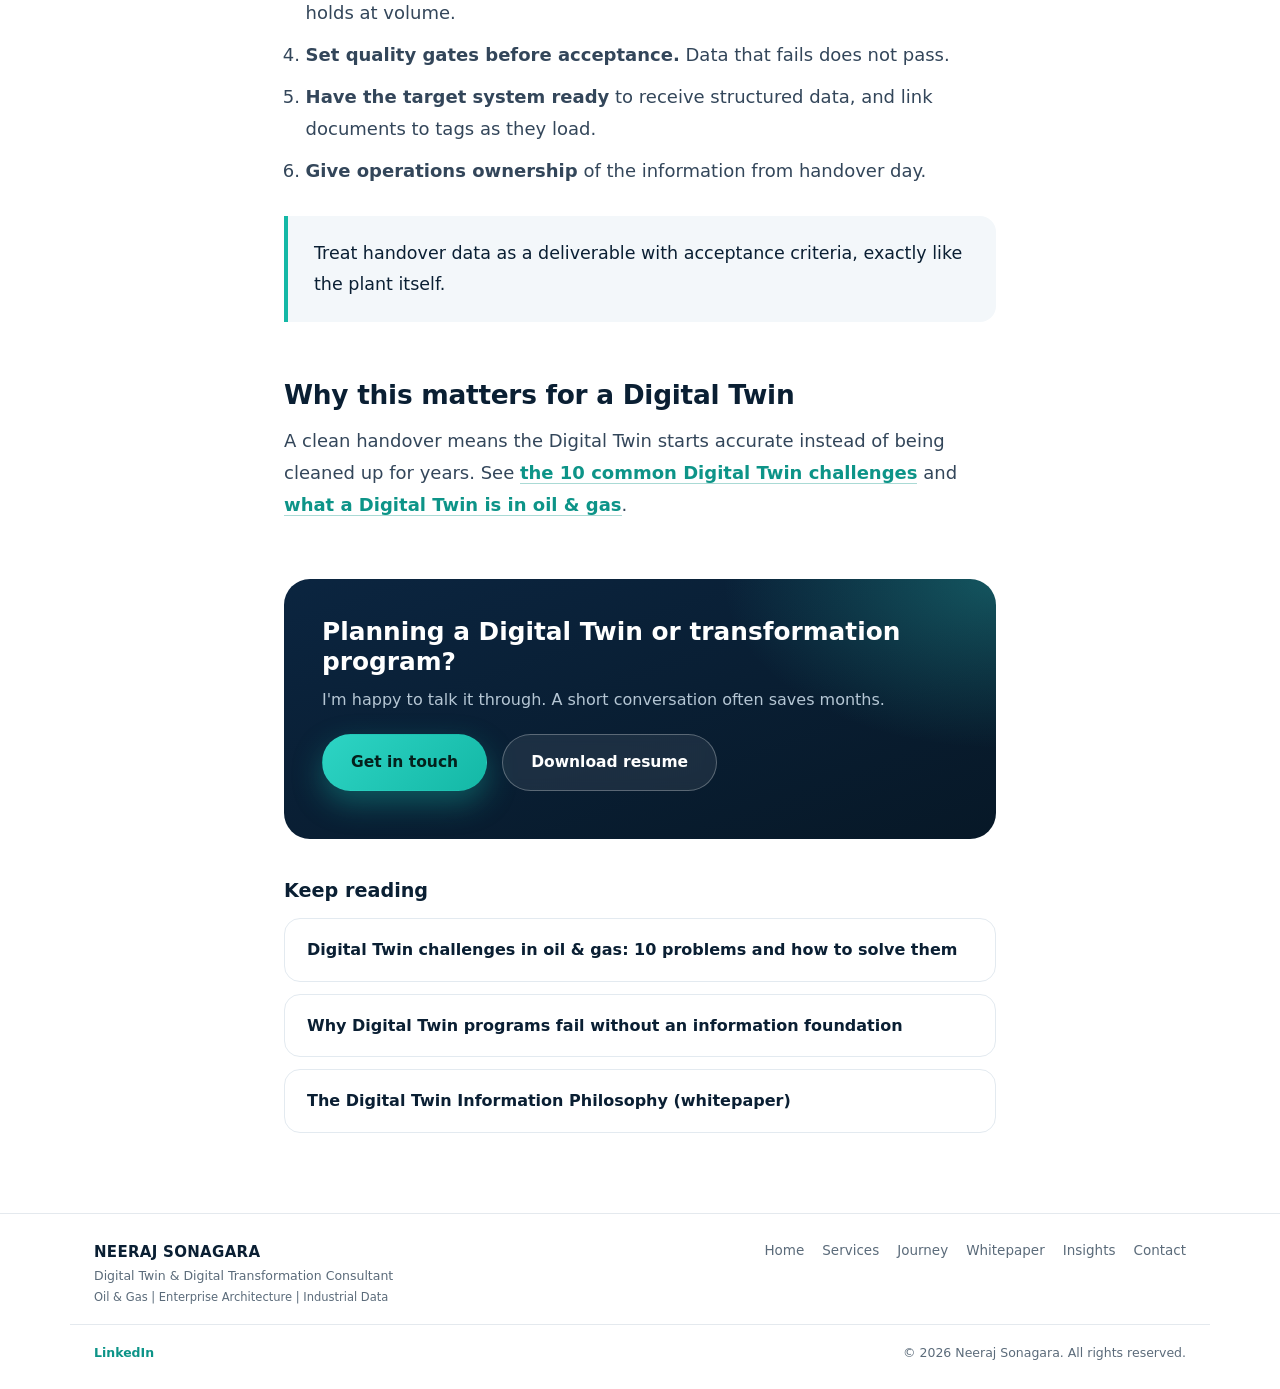
<file: articles/engineering-information-handover-epc-to-operations.html>
<!DOCTYPE html>
<html lang="en">
<head>
<meta charset="UTF-8">
<meta name="viewport" content="width=device-width, initial-scale=1.0">
<!-- Security: Content Security Policy + referrer policy (GitHub Pages cannot send custom HTTP headers, so these are set as meta tags) -->
<meta http-equiv="Content-Security-Policy" content="default-src 'self'; script-src 'self'; style-src 'self' 'unsafe-inline' https://fonts.googleapis.com; font-src https://fonts.gstatic.com; img-src 'self' data:; connect-src 'self'; object-src 'none'; base-uri 'self'; form-action 'self'">
<meta name="referrer" content="strict-origin-when-cross-origin">
<title>EPC to operations handover: why engineering information goes wrong and how to fix it | Neeraj Sonagara</title>
<meta name="description" content="Why engineering information handover from EPC contractors to operations fails, and a practical approach using data requirements, validation and CFIHOS. By Neeraj Sonagara.">
<meta name="author" content="Neeraj Sonagara">
<meta name="robots" content="index, follow, max-image-preview:large">
<link rel="canonical" href="https://www.neerajsonagara.com/articles/engineering-information-handover-epc-to-operations.html">
<meta property="og:type" content="article">
<meta property="og:title" content="EPC to operations handover: why engineering information goes wrong and how to fix it">
<meta property="og:description" content="Why engineering information handover from EPC contractors to operations fails, and a practical approach using data requirements, validation and CFIHOS. By Neeraj Sonagara.">
<meta property="og:url" content="https://www.neerajsonagara.com/articles/engineering-information-handover-epc-to-operations.html">
<meta property="og:site_name" content="Neeraj Sonagara">
<meta property="og:image" content="https://www.neerajsonagara.com/assets/img/og-image.jpg">
<meta name="twitter:card" content="summary_large_image">
<meta name="twitter:title" content="EPC to operations handover: why engineering information goes wrong and how to fix it">
<meta name="twitter:description" content="Why engineering information handover from EPC contractors to operations fails, and a practical approach using data requirements, validation and CFIHOS. By Neeraj Sonagara.">
<link rel="icon" type="image/svg+xml" href="data:image/svg+xml,%3Csvg xmlns='http://www.w3.org/2000/svg' viewBox='0 0 64 64'%3E%3Crect width='64' height='64' rx='14' fill='%230A1F33'/%3E%3Ctext x='32' y='42' font-family='Arial,Helvetica,sans-serif' font-size='28' font-weight='700' fill='%2314B8A6' text-anchor='middle'%3ENS%3C/text%3E%3C/svg%3E">
<link rel="preconnect" href="https://fonts.googleapis.com">
<link rel="preconnect" href="https://fonts.gstatic.com" crossorigin>
<link href="https://fonts.googleapis.com/css2?family=Manrope:wght@500;700;800&family=Inter:wght@400;500;600;700&display=swap" rel="stylesheet">
<link rel="stylesheet" href="../assets/css/style.css?v=20261124b">
<link rel="stylesheet" href="../assets/css/home.css?v=20261124b">
<script type="application/ld+json">
{
  "@context": "https://schema.org",
  "@graph": [
    {
      "@type": "Article",
      "headline": "EPC to operations handover: why engineering information goes wrong and how to fix it",
      "description": "Why engineering information handover from EPC contractors to operations fails, and a practical approach using data requirements, validation and CFIHOS. By Neeraj Sonagara.",
      "datePublished": "2026-11-24",
      "dateModified": "2026-11-24",
      "mainEntityOfPage": "https://www.neerajsonagara.com/articles/engineering-information-handover-epc-to-operations.html",
      "image": "https://www.neerajsonagara.com/assets/img/og-image.jpg",
      "author": { "@type": "Person", "@id": "https://www.neerajsonagara.com/#person", "name": "Neeraj Sonagara", "url": "https://www.neerajsonagara.com/" },
      "publisher": { "@type": "Person", "@id": "https://www.neerajsonagara.com/#person", "name": "Neeraj Sonagara" }
    },
    {
      "@type": "BreadcrumbList",
      "itemListElement": [
        { "@type": "ListItem", "position": 1, "name": "Home", "item": "https://www.neerajsonagara.com/" },
        { "@type": "ListItem", "position": 2, "name": "Insights", "item": "https://www.neerajsonagara.com/#articles" },
        { "@type": "ListItem", "position": 3, "name": "EPC to operations handover: why engineering information goes wrong and how to fix it" }
      ]
    }
  ]
}
</script>
</head>
<body>

<a class="skip-link" href="#main">Skip to content</a>

<header class="site-header" id="siteHeader">
  <div class="wrap header-inner">
    <a href="../index.html" class="brand" aria-label="Neeraj Sonagara — home">
      <img class="brand-mark" src="../assets/img/headshot.jpg" alt="Neeraj Sonagara">
      <span class="brand-name">Neeraj Sonagara</span>
    </a>
    <nav class="main-nav" id="mainNav" aria-label="Primary">
      <a href="../index.html#services">Services</a>
      <a href="../index.html#work">Work</a>
      <a href="../experience.html">Journey</a>
      <a href="../index.html#credentials">Credentials</a>
      <a href="../index.html#articles" class="active">Insights</a>
    </nav>
    <div class="header-cta">
      <a class="btn btn-ghost" href="../assets/docs/Neeraj_Sonagara_Resume.pdf" download>Resume</a>
      <a class="btn btn-primary" href="../index.html#contact">Let's Connect</a>
    </div>
    <button class="nav-toggle" id="navToggle" aria-label="Toggle menu" aria-expanded="false" aria-controls="mainNav">
      <span></span><span></span><span></span>
    </button>
  </div>
</header>

<main id="main">
  <header class="arthead">
    <div class="wrap">
      <p class="crumb"><a href="../index.html">Home</a> &nbsp;/&nbsp; <a href="../index.html#articles">Insights</a></p>
      <h1>EPC to operations handover: why engineering information goes wrong and how to fix it</h1>
      <p class="art-meta"><span>By <b>Neeraj Sonagara</b></span><span>&middot;</span><span>Digital Twin &amp; Digital Transformation Consultant</span><span>&middot;</span><span>5 min read</span></p>
    </div>
  </header>

  <article class="prose">

<p class="lead">A new facility can be mechanically complete and still start up blind, because the engineering information that operations needs is missing, inconsistent or unusable.</p>
<div class="takeaways"><div><b>Start early</b><span>Data requirements go in the contract</span></div><div><b>Validate</b><span>Check data before you accept it</span></div><div><b>One owner</b><span>Operations owns the data from day one</span></div></div>


<p>Handover is where a Digital Twin is either given a clean start or inherits years of problems. I have validated EPC deliverables ahead of operational handover and supported commissioning readiness, and the same issues repeat.</p>

<h2>Why handover goes wrong</h2>
<ul>
  <li><strong>Data requirements arrive too late.</strong> Contractors build to drawings, not to the data operations will need.</li>
  <li><strong>Tag and equipment naming differs</strong> between contractors and between projects.</li>
  <li><strong>Documents are not linked to tags,</strong> so they cannot be found from the asset.</li>
  <li><strong>As-built and records disagree</strong> because late changes were never reflected.</li>
  <li><strong>Formats do not fit the target system,</strong> so data has to be rebuilt by hand.</li>
  <li><strong>No one validates before acceptance,</strong> so errors are found after start-up.</li>
</ul>

<h2>What works</h2>
<ol>
  <li><strong>Define the data requirements in the contract.</strong> State what data, in what structure, to which standard. CFIHOS is a good starting point.</li>
  <li><strong>Agree one tag and equipment register early</strong> and keep it controlled.</li>
  <li><strong>Validate continuously,</strong> not once at the end. Automate checks so quality holds at volume.</li>
  <li><strong>Set quality gates before acceptance.</strong> Data that fails does not pass.</li>
  <li><strong>Have the target system ready</strong> to receive structured data, and link documents to tags as they load.</li>
  <li><strong>Give operations ownership</strong> of the information from handover day.</li>
</ol>

<div class="callout"><p>Treat handover data as a deliverable with acceptance criteria, exactly like the plant itself.</p></div>

<h2>Why this matters for a Digital Twin</h2>
<p>A clean handover means the Digital Twin starts accurate instead of being cleaned up for years. See <a href="digital-twin-challenges-oil-and-gas.html">the 10 common Digital Twin challenges</a> and <a href="what-is-a-digital-twin-in-oil-and-gas.html">what a Digital Twin is in oil &amp; gas</a>.</p>

  </article>

  <aside class="article-cta">
    <div>
      <h2>Planning a Digital Twin or transformation program?</h2>
      <p>I'm happy to talk it through. A short conversation often saves months.</p>
      <a class="hbtn hbtn--primary" href="../index.html#contact">Get in touch</a>
      <a class="hbtn hbtn--glass" href="../assets/docs/Neeraj_Sonagara_Resume.pdf" download>Download resume</a>
    </div>
  </aside>

  <section class="related">
    <h2>Keep reading</h2>
    <a href="digital-twin-challenges-oil-and-gas.html">Digital Twin challenges in oil &amp; gas: 10 problems and how to solve them</a>
    <a href="why-digital-twin-programs-fail.html">Why Digital Twin programs fail without an information foundation</a>
    <a href="../digital-twin.html">The Digital Twin Information Philosophy (whitepaper)</a>
  </section>
</main>

<footer class="site-footer">
  <div class="wrap footer-inner">
    <div class="footer-brand">
      <strong>NEERAJ SONAGARA</strong>
      <span>Digital Twin &amp; Digital Transformation Consultant</span>
      <span class="footer-sub">Oil &amp; Gas | Enterprise Architecture | Industrial Data</span>
    </div>
    <nav aria-label="Footer">
      <a href="../index.html">Home</a>
      <a href="../index.html#services">Services</a>
      <a href="../experience.html">Journey</a>
      <a href="../digital-twin.html">Whitepaper</a>
      <a href="../index.html#articles">Insights</a>
      <a href="../index.html#contact">Contact</a>
    </nav>
  </div>
  <div class="wrap footer-bottom">
    <a href="https://www.linkedin.com/in/neeraj-sonagara-45359984/" target="_blank" rel="me noopener">LinkedIn</a>
    <span>&copy; <span id="year"></span> Neeraj Sonagara. All rights reserved.</span>
  </div>
</footer>

<button id="backToTop" class="back-to-top" aria-label="Back to top">&uarr;</button>
<script src="../assets/js/script.js"></script>
</body>
</html>
</file>
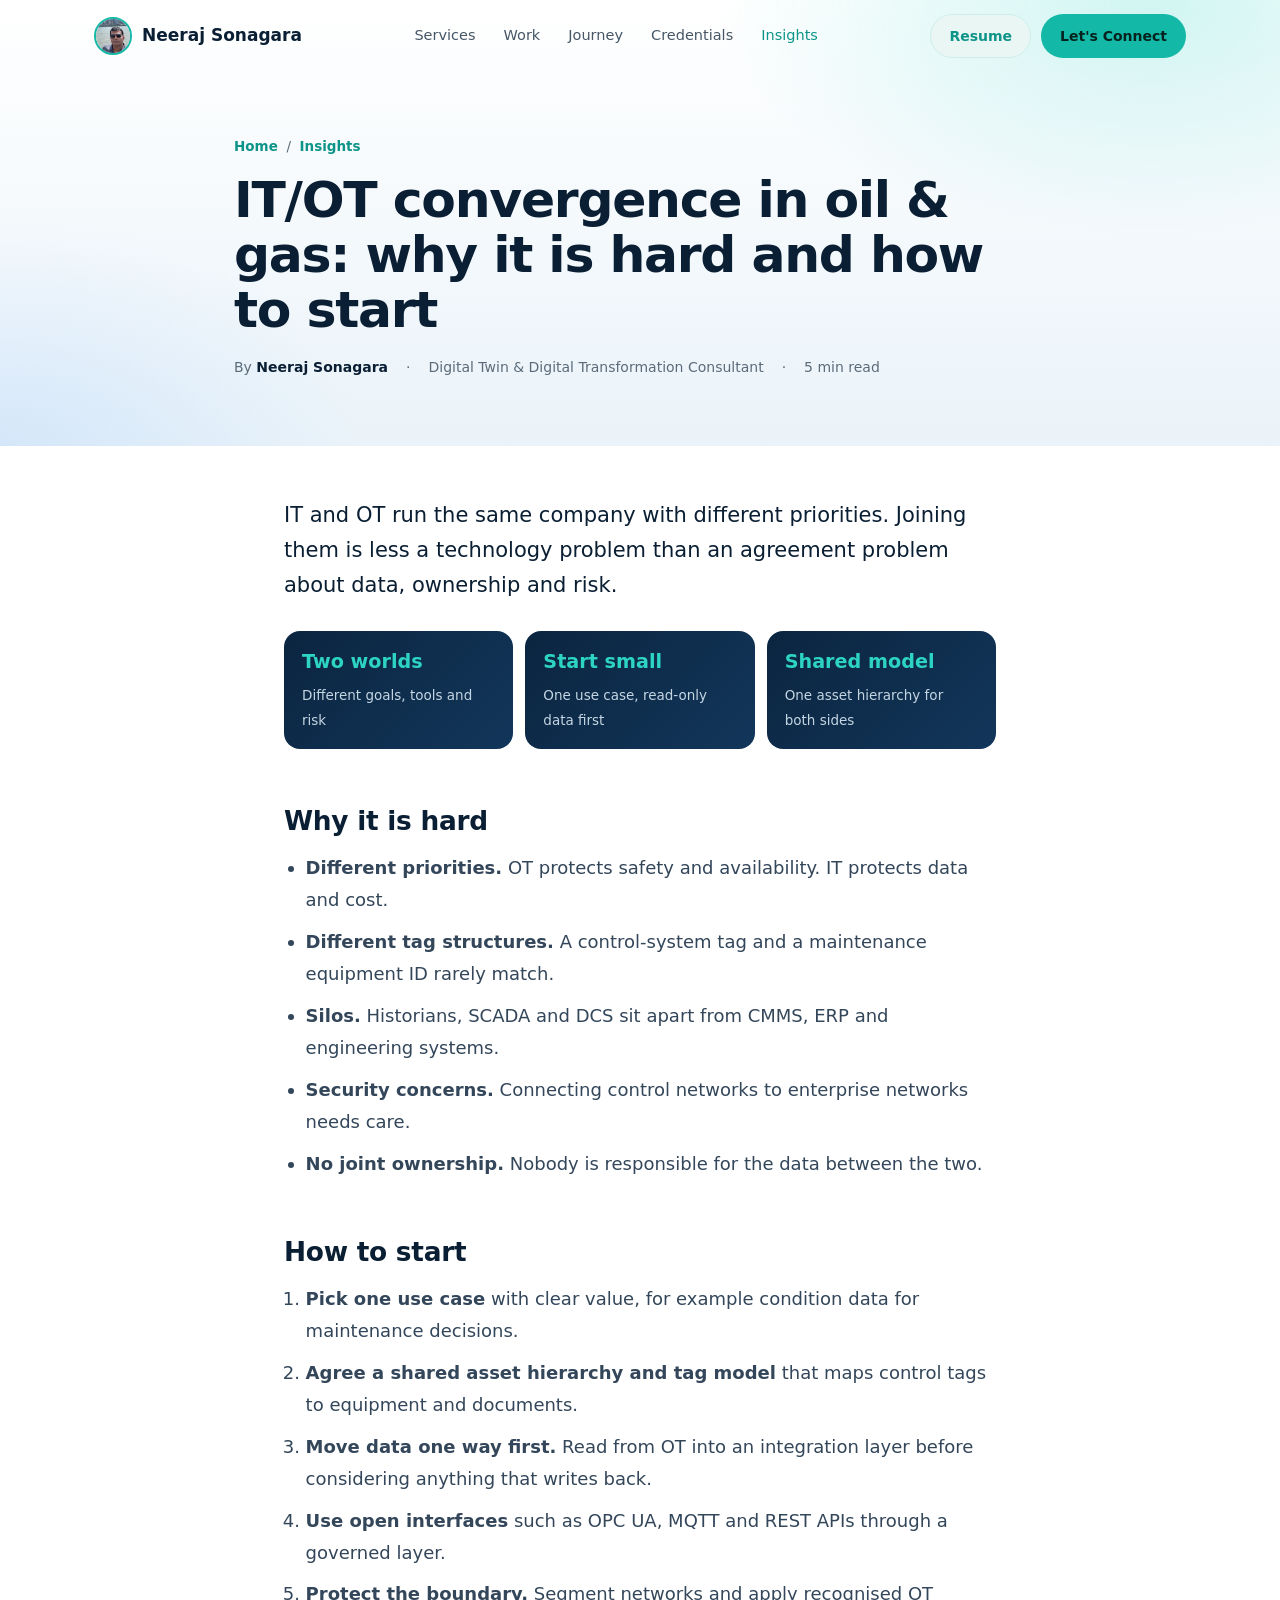
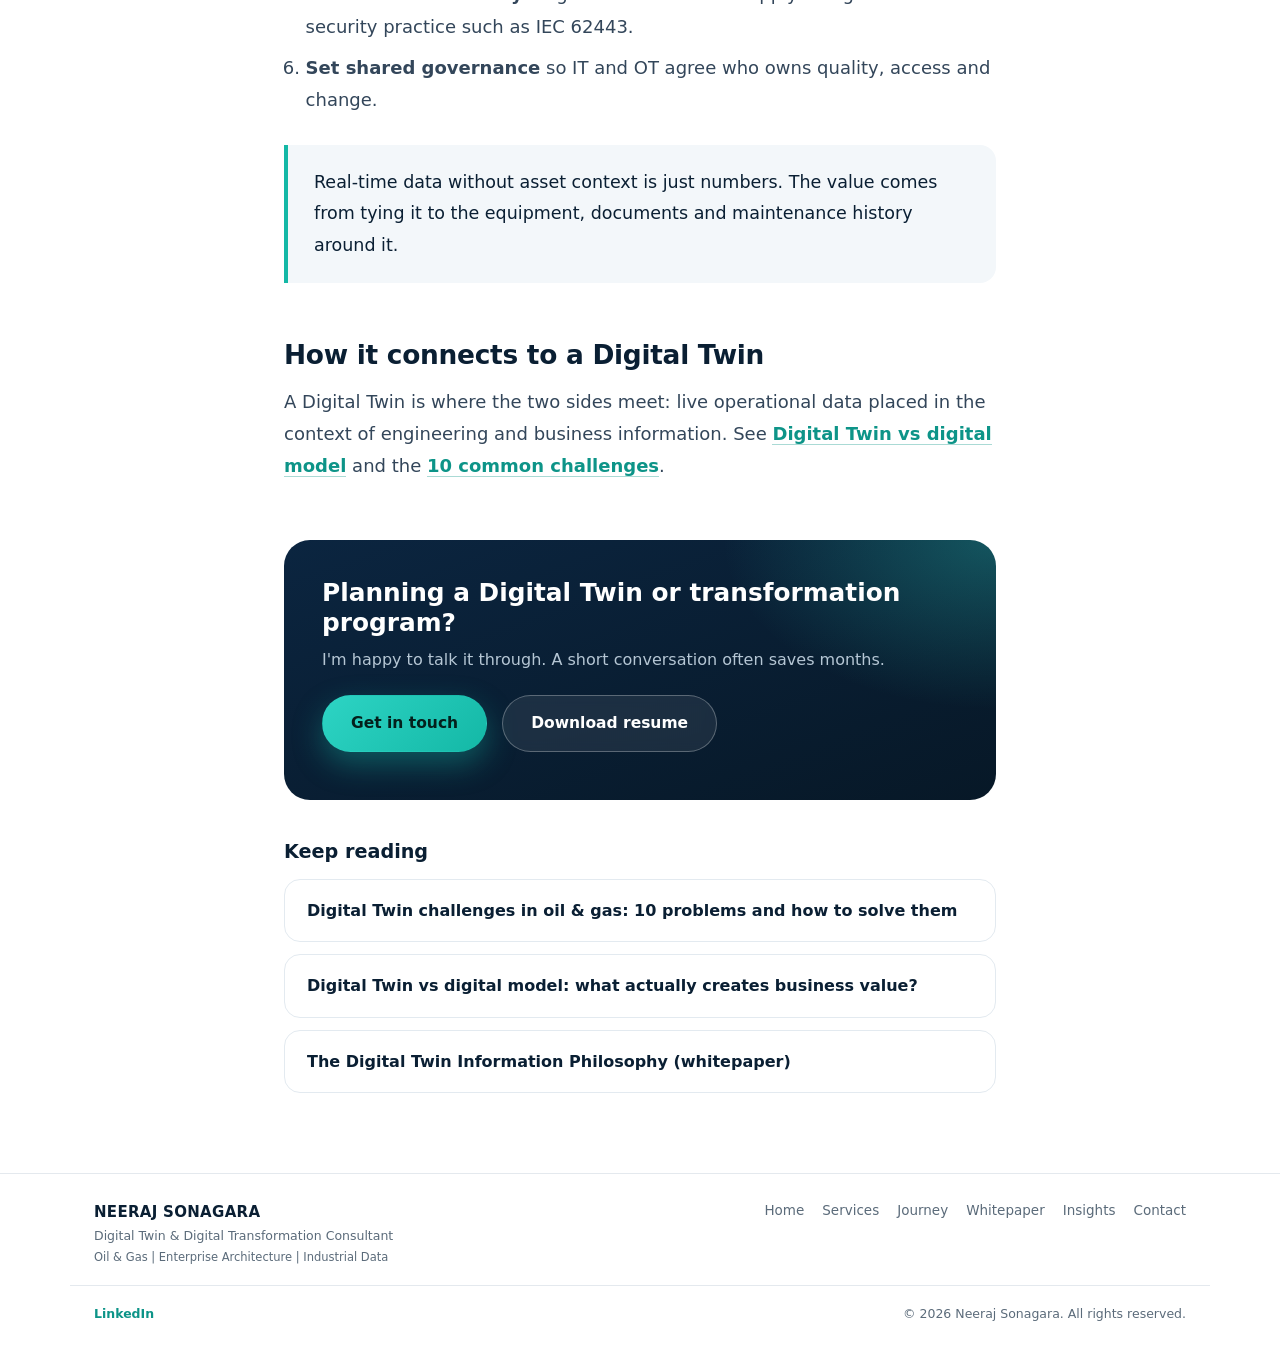
<file: articles/it-ot-convergence-oil-and-gas.html>
<!DOCTYPE html>
<html lang="en">
<head>
<meta charset="UTF-8">
<meta name="viewport" content="width=device-width, initial-scale=1.0">
<!-- Security: Content Security Policy + referrer policy (GitHub Pages cannot send custom HTTP headers, so these are set as meta tags) -->
<meta http-equiv="Content-Security-Policy" content="default-src 'self'; script-src 'self'; style-src 'self' 'unsafe-inline' https://fonts.googleapis.com; font-src https://fonts.gstatic.com; img-src 'self' data:; connect-src 'self'; object-src 'none'; base-uri 'self'; form-action 'self'">
<meta name="referrer" content="strict-origin-when-cross-origin">
<title>IT/OT convergence in oil &amp; gas: why it is hard and how to start | Neeraj Sonagara</title>
<meta name="description" content="Why IT/OT convergence is difficult in oil and gas, and a practical way to connect SCADA, DCS and historians with enterprise systems and a Digital Twin. By Neeraj Sonagara.">
<meta name="author" content="Neeraj Sonagara">
<meta name="robots" content="index, follow, max-image-preview:large">
<link rel="canonical" href="https://www.neerajsonagara.com/articles/it-ot-convergence-oil-and-gas.html">
<meta property="og:type" content="article">
<meta property="og:title" content="IT/OT convergence in oil &amp; gas: why it is hard and how to start">
<meta property="og:description" content="Why IT/OT convergence is difficult in oil and gas, and a practical way to connect SCADA, DCS and historians with enterprise systems and a Digital Twin. By Neeraj Sonagara.">
<meta property="og:url" content="https://www.neerajsonagara.com/articles/it-ot-convergence-oil-and-gas.html">
<meta property="og:site_name" content="Neeraj Sonagara">
<meta property="og:image" content="https://www.neerajsonagara.com/assets/img/og-image.jpg">
<meta name="twitter:card" content="summary_large_image">
<meta name="twitter:title" content="IT/OT convergence in oil &amp; gas: why it is hard and how to start">
<meta name="twitter:description" content="Why IT/OT convergence is difficult in oil and gas, and a practical way to connect SCADA, DCS and historians with enterprise systems and a Digital Twin. By Neeraj Sonagara.">
<link rel="icon" type="image/svg+xml" href="data:image/svg+xml,%3Csvg xmlns='http://www.w3.org/2000/svg' viewBox='0 0 64 64'%3E%3Crect width='64' height='64' rx='14' fill='%230A1F33'/%3E%3Ctext x='32' y='42' font-family='Arial,Helvetica,sans-serif' font-size='28' font-weight='700' fill='%2314B8A6' text-anchor='middle'%3ENS%3C/text%3E%3C/svg%3E">
<link rel="preconnect" href="https://fonts.googleapis.com">
<link rel="preconnect" href="https://fonts.gstatic.com" crossorigin>
<link href="https://fonts.googleapis.com/css2?family=Manrope:wght@500;700;800&family=Inter:wght@400;500;600;700&display=swap" rel="stylesheet">
<link rel="stylesheet" href="../assets/css/style.css?v=20261124b">
<link rel="stylesheet" href="../assets/css/home.css?v=20261124b">
<script type="application/ld+json">
{
  "@context": "https://schema.org",
  "@graph": [
    {
      "@type": "Article",
      "headline": "IT/OT convergence in oil & gas: why it is hard and how to start",
      "description": "Why IT/OT convergence is difficult in oil and gas, and a practical way to connect SCADA, DCS and historians with enterprise systems and a Digital Twin. By Neeraj Sonagara.",
      "datePublished": "2026-11-24",
      "dateModified": "2026-11-24",
      "mainEntityOfPage": "https://www.neerajsonagara.com/articles/it-ot-convergence-oil-and-gas.html",
      "image": "https://www.neerajsonagara.com/assets/img/og-image.jpg",
      "author": { "@type": "Person", "@id": "https://www.neerajsonagara.com/#person", "name": "Neeraj Sonagara", "url": "https://www.neerajsonagara.com/" },
      "publisher": { "@type": "Person", "@id": "https://www.neerajsonagara.com/#person", "name": "Neeraj Sonagara" }
    },
    {
      "@type": "BreadcrumbList",
      "itemListElement": [
        { "@type": "ListItem", "position": 1, "name": "Home", "item": "https://www.neerajsonagara.com/" },
        { "@type": "ListItem", "position": 2, "name": "Insights", "item": "https://www.neerajsonagara.com/#articles" },
        { "@type": "ListItem", "position": 3, "name": "IT/OT convergence in oil & gas: why it is hard and how to start" }
      ]
    }
  ]
}
</script>
</head>
<body>

<a class="skip-link" href="#main">Skip to content</a>

<header class="site-header" id="siteHeader">
  <div class="wrap header-inner">
    <a href="../index.html" class="brand" aria-label="Neeraj Sonagara — home">
      <img class="brand-mark" src="../assets/img/headshot.jpg" alt="Neeraj Sonagara">
      <span class="brand-name">Neeraj Sonagara</span>
    </a>
    <nav class="main-nav" id="mainNav" aria-label="Primary">
      <a href="../index.html#services">Services</a>
      <a href="../index.html#work">Work</a>
      <a href="../experience.html">Journey</a>
      <a href="../index.html#credentials">Credentials</a>
      <a href="../index.html#articles" class="active">Insights</a>
    </nav>
    <div class="header-cta">
      <a class="btn btn-ghost" href="../assets/docs/Neeraj_Sonagara_Resume.pdf" download>Resume</a>
      <a class="btn btn-primary" href="../index.html#contact">Let's Connect</a>
    </div>
    <button class="nav-toggle" id="navToggle" aria-label="Toggle menu" aria-expanded="false" aria-controls="mainNav">
      <span></span><span></span><span></span>
    </button>
  </div>
</header>

<main id="main">
  <header class="arthead">
    <div class="wrap">
      <p class="crumb"><a href="../index.html">Home</a> &nbsp;/&nbsp; <a href="../index.html#articles">Insights</a></p>
      <h1>IT/OT convergence in oil &amp; gas: why it is hard and how to start</h1>
      <p class="art-meta"><span>By <b>Neeraj Sonagara</b></span><span>&middot;</span><span>Digital Twin &amp; Digital Transformation Consultant</span><span>&middot;</span><span>5 min read</span></p>
    </div>
  </header>

  <article class="prose">

<p class="lead">IT and OT run the same company with different priorities. Joining them is less a technology problem than an agreement problem about data, ownership and risk.</p>
<div class="takeaways"><div><b>Two worlds</b><span>Different goals, tools and risk</span></div><div><b>Start small</b><span>One use case, read-only data first</span></div><div><b>Shared model</b><span>One asset hierarchy for both sides</span></div></div>


<h2>Why it is hard</h2>
<ul>
  <li><strong>Different priorities.</strong> OT protects safety and availability. IT protects data and cost.</li>
  <li><strong>Different tag structures.</strong> A control-system tag and a maintenance equipment ID rarely match.</li>
  <li><strong>Silos.</strong> Historians, SCADA and DCS sit apart from CMMS, ERP and engineering systems.</li>
  <li><strong>Security concerns.</strong> Connecting control networks to enterprise networks needs care.</li>
  <li><strong>No joint ownership.</strong> Nobody is responsible for the data between the two.</li>
</ul>

<h2>How to start</h2>
<ol>
  <li><strong>Pick one use case</strong> with clear value, for example condition data for maintenance decisions.</li>
  <li><strong>Agree a shared asset hierarchy and tag model</strong> that maps control tags to equipment and documents.</li>
  <li><strong>Move data one way first.</strong> Read from OT into an integration layer before considering anything that writes back.</li>
  <li><strong>Use open interfaces</strong> such as OPC UA, MQTT and REST APIs through a governed layer.</li>
  <li><strong>Protect the boundary.</strong> Segment networks and apply recognised OT security practice such as IEC 62443.</li>
  <li><strong>Set shared governance</strong> so IT and OT agree who owns quality, access and change.</li>
</ol>

<div class="callout"><p>Real-time data without asset context is just numbers. The value comes from tying it to the equipment, documents and maintenance history around it.</p></div>

<h2>How it connects to a Digital Twin</h2>
<p>A Digital Twin is where the two sides meet: live operational data placed in the context of engineering and business information. See <a href="digital-twin-vs-digital-model.html">Digital Twin vs digital model</a> and the <a href="digital-twin-challenges-oil-and-gas.html">10 common challenges</a>.</p>

  </article>

  <aside class="article-cta">
    <div>
      <h2>Planning a Digital Twin or transformation program?</h2>
      <p>I'm happy to talk it through. A short conversation often saves months.</p>
      <a class="hbtn hbtn--primary" href="../index.html#contact">Get in touch</a>
      <a class="hbtn hbtn--glass" href="../assets/docs/Neeraj_Sonagara_Resume.pdf" download>Download resume</a>
    </div>
  </aside>

  <section class="related">
    <h2>Keep reading</h2>
    <a href="digital-twin-challenges-oil-and-gas.html">Digital Twin challenges in oil &amp; gas: 10 problems and how to solve them</a>
    <a href="digital-twin-vs-digital-model.html">Digital Twin vs digital model: what actually creates business value?</a>
    <a href="../digital-twin.html">The Digital Twin Information Philosophy (whitepaper)</a>
  </section>
</main>

<footer class="site-footer">
  <div class="wrap footer-inner">
    <div class="footer-brand">
      <strong>NEERAJ SONAGARA</strong>
      <span>Digital Twin &amp; Digital Transformation Consultant</span>
      <span class="footer-sub">Oil &amp; Gas | Enterprise Architecture | Industrial Data</span>
    </div>
    <nav aria-label="Footer">
      <a href="../index.html">Home</a>
      <a href="../index.html#services">Services</a>
      <a href="../experience.html">Journey</a>
      <a href="../digital-twin.html">Whitepaper</a>
      <a href="../index.html#articles">Insights</a>
      <a href="../index.html#contact">Contact</a>
    </nav>
  </div>
  <div class="wrap footer-bottom">
    <a href="https://www.linkedin.com/in/neeraj-sonagara-45359984/" target="_blank" rel="me noopener">LinkedIn</a>
    <span>&copy; <span id="year"></span> Neeraj Sonagara. All rights reserved.</span>
  </div>
</footer>

<button id="backToTop" class="back-to-top" aria-label="Back to top">&uarr;</button>
<script src="../assets/js/script.js"></script>
</body>
</html>
</file>
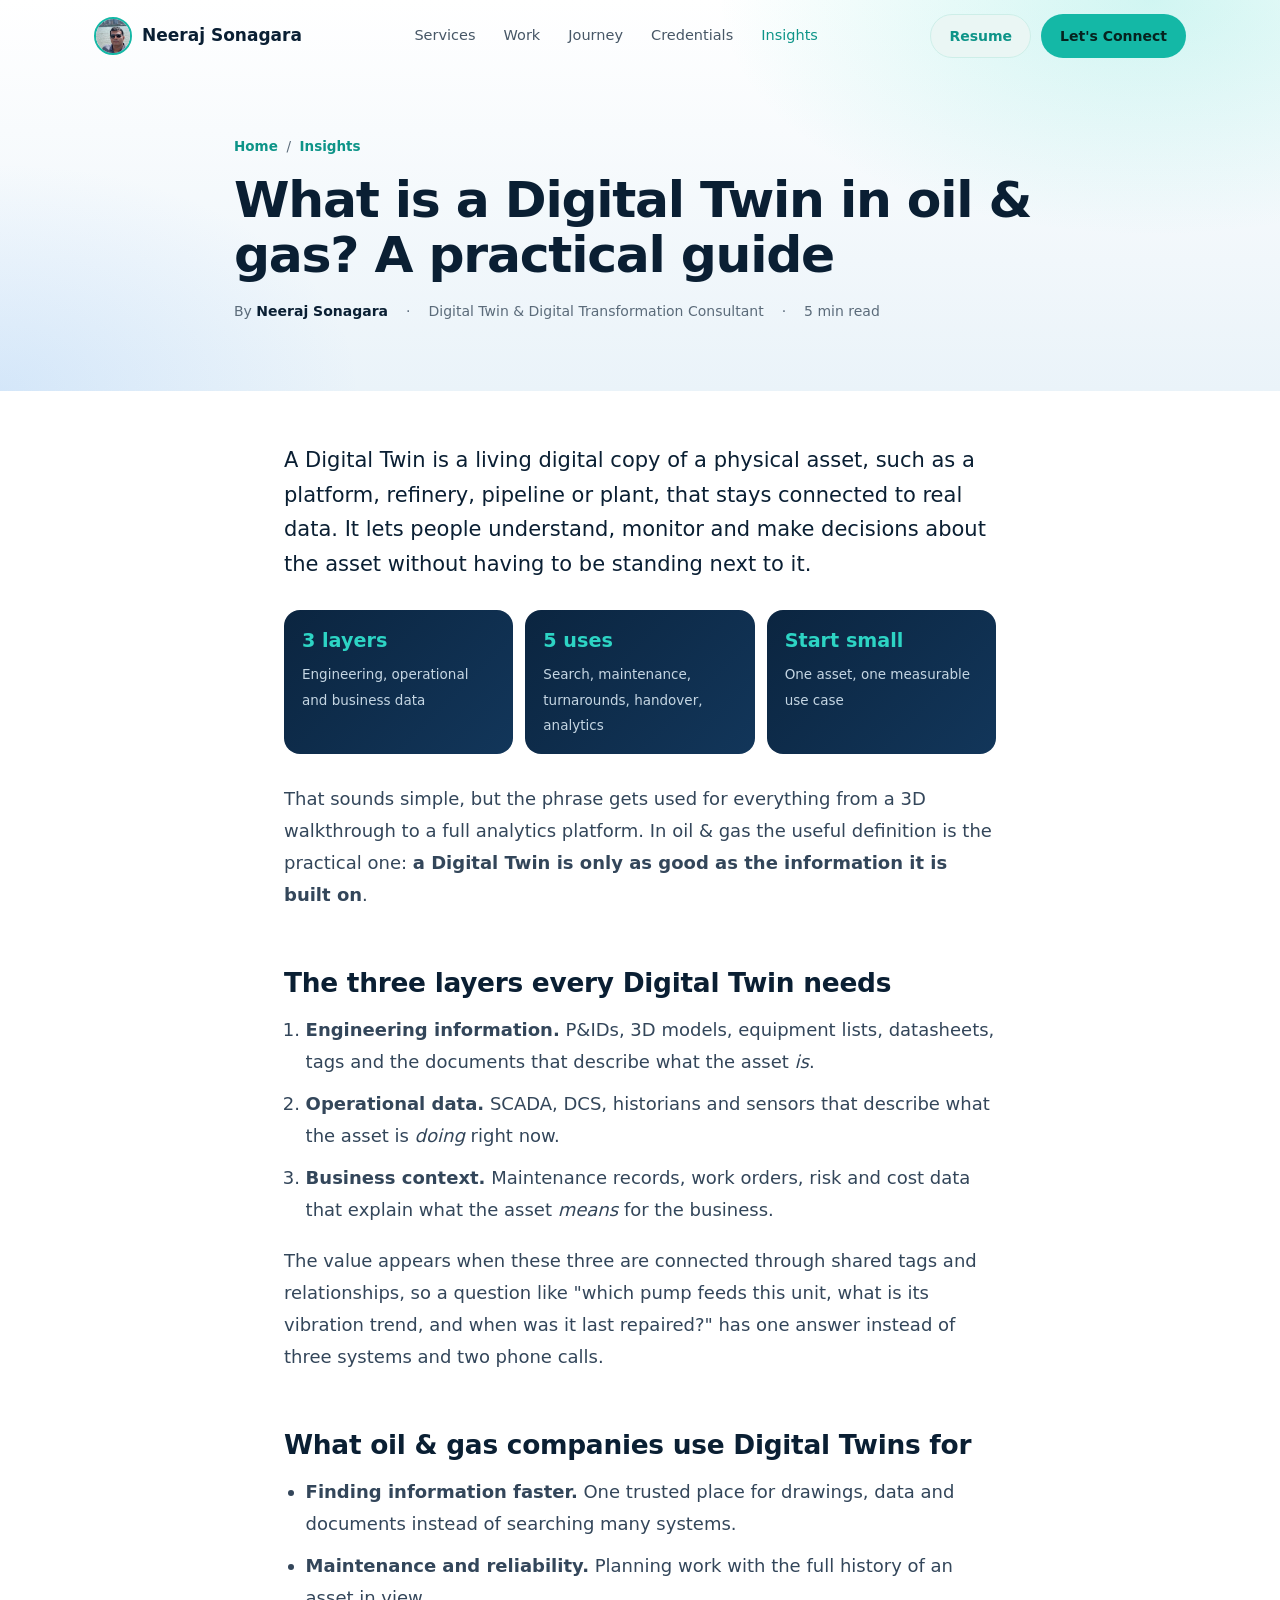
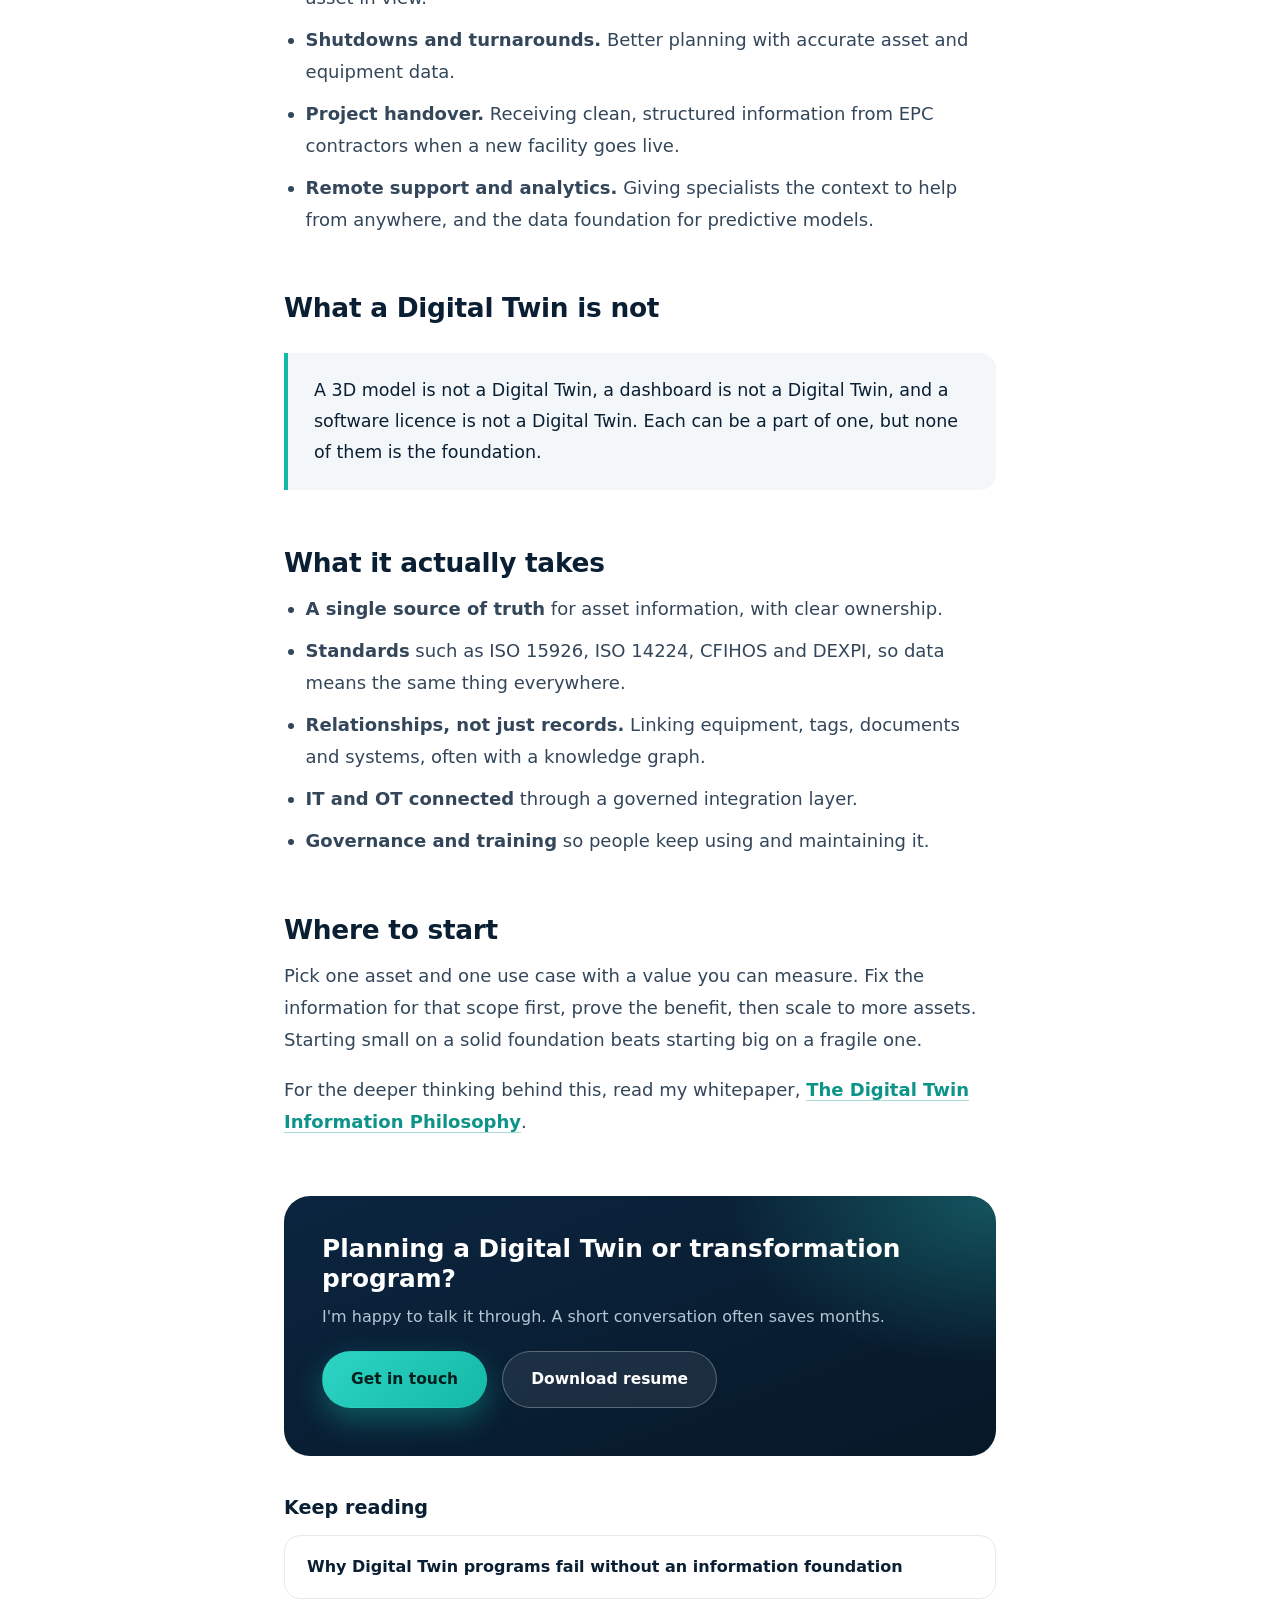
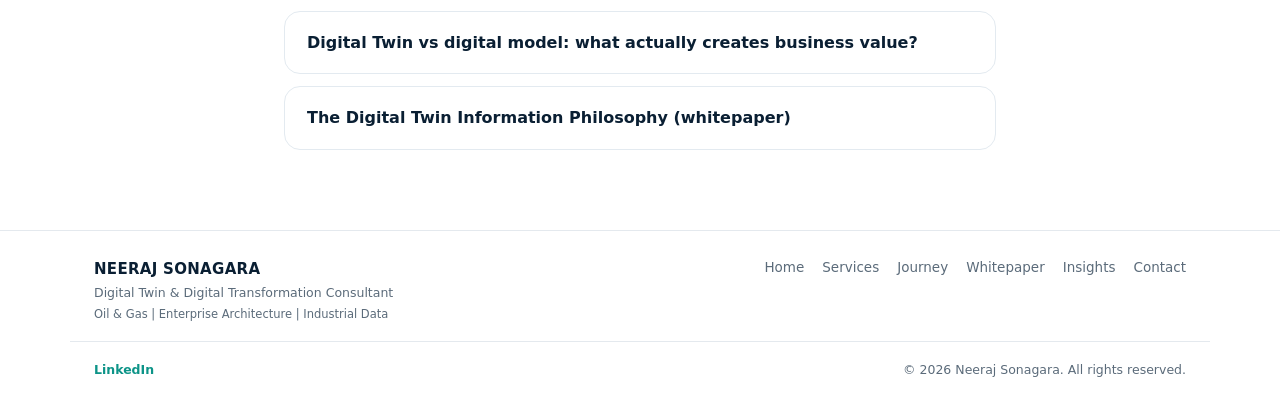
<file: articles/what-is-a-digital-twin-in-oil-and-gas.html>
<!DOCTYPE html>
<html lang="en">
<head>
<meta charset="UTF-8">
<meta name="viewport" content="width=device-width, initial-scale=1.0">
<!-- Security: Content Security Policy + referrer policy (GitHub Pages cannot send custom HTTP headers, so these are set as meta tags) -->
<meta http-equiv="Content-Security-Policy" content="default-src 'self'; script-src 'self'; style-src 'self' 'unsafe-inline' https://fonts.googleapis.com; font-src https://fonts.gstatic.com; img-src 'self' data:; connect-src 'self'; object-src 'none'; base-uri 'self'; form-action 'self'">
<meta name="referrer" content="strict-origin-when-cross-origin">
<title>What is a Digital Twin in oil &amp; gas? A practical guide | Neeraj Sonagara</title>
<meta name="description" content="A plain-language guide to Digital Twins in oil and gas: what they are, the three layers they need, real use cases, and where to start. By Neeraj Sonagara.">
<meta name="author" content="Neeraj Sonagara">
<meta name="robots" content="index, follow, max-image-preview:large">
<link rel="canonical" href="https://www.neerajsonagara.com/articles/what-is-a-digital-twin-in-oil-and-gas.html">
<meta property="og:type" content="article">
<meta property="og:title" content="What is a Digital Twin in oil &amp; gas? A practical guide">
<meta property="og:description" content="A plain-language guide to Digital Twins in oil and gas: what they are, the three layers they need, real use cases, and where to start. By Neeraj Sonagara.">
<meta property="og:url" content="https://www.neerajsonagara.com/articles/what-is-a-digital-twin-in-oil-and-gas.html">
<meta property="og:site_name" content="Neeraj Sonagara">
<meta property="og:image" content="https://www.neerajsonagara.com/assets/img/og-image.jpg">
<meta name="twitter:card" content="summary_large_image">
<meta name="twitter:title" content="What is a Digital Twin in oil &amp; gas? A practical guide">
<meta name="twitter:description" content="A plain-language guide to Digital Twins in oil and gas: what they are, the three layers they need, real use cases, and where to start. By Neeraj Sonagara.">
<link rel="icon" type="image/svg+xml" href="data:image/svg+xml,%3Csvg xmlns='http://www.w3.org/2000/svg' viewBox='0 0 64 64'%3E%3Crect width='64' height='64' rx='14' fill='%230A1F33'/%3E%3Ctext x='32' y='42' font-family='Arial,Helvetica,sans-serif' font-size='28' font-weight='700' fill='%2314B8A6' text-anchor='middle'%3ENS%3C/text%3E%3C/svg%3E">
<link rel="preconnect" href="https://fonts.googleapis.com">
<link rel="preconnect" href="https://fonts.gstatic.com" crossorigin>
<link href="https://fonts.googleapis.com/css2?family=Manrope:wght@500;700;800&family=Inter:wght@400;500;600;700&display=swap" rel="stylesheet">
<link rel="stylesheet" href="../assets/css/style.css?v=20261124b">
<link rel="stylesheet" href="../assets/css/home.css?v=20261124b">
<script type="application/ld+json">
{
  "@context": "https://schema.org",
  "@graph": [
    {
      "@type": "Article",
      "headline": "What is a Digital Twin in oil & gas? A practical guide",
      "description": "A plain-language guide to Digital Twins in oil and gas: what they are, the three layers they need, real use cases, and where to start. By Neeraj Sonagara.",
      "datePublished": "2026-11-20",
      "dateModified": "2026-11-20",
      "mainEntityOfPage": "https://www.neerajsonagara.com/articles/what-is-a-digital-twin-in-oil-and-gas.html",
      "image": "https://www.neerajsonagara.com/assets/img/og-image.jpg",
      "author": { "@type": "Person", "@id": "https://www.neerajsonagara.com/#person", "name": "Neeraj Sonagara", "url": "https://www.neerajsonagara.com/" },
      "publisher": { "@type": "Person", "@id": "https://www.neerajsonagara.com/#person", "name": "Neeraj Sonagara" }
    },
    {
      "@type": "BreadcrumbList",
      "itemListElement": [
        { "@type": "ListItem", "position": 1, "name": "Home", "item": "https://www.neerajsonagara.com/" },
        { "@type": "ListItem", "position": 2, "name": "Insights", "item": "https://www.neerajsonagara.com/#articles" },
        { "@type": "ListItem", "position": 3, "name": "What is a Digital Twin in oil & gas? A practical guide" }
      ]
    }
  ]
}
</script>
</head>
<body>

<a class="skip-link" href="#main">Skip to content</a>

<header class="site-header" id="siteHeader">
  <div class="wrap header-inner">
    <a href="../index.html" class="brand" aria-label="Neeraj Sonagara — home">
      <img class="brand-mark" src="../assets/img/headshot.jpg" alt="Neeraj Sonagara">
      <span class="brand-name">Neeraj Sonagara</span>
    </a>
    <nav class="main-nav" id="mainNav" aria-label="Primary">
      <a href="../index.html#services">Services</a>
      <a href="../index.html#work">Work</a>
      <a href="../experience.html">Journey</a>
      <a href="../index.html#credentials">Credentials</a>
      <a href="../index.html#articles" class="active">Insights</a>
    </nav>
    <div class="header-cta">
      <a class="btn btn-ghost" href="../assets/docs/Neeraj_Sonagara_Resume.pdf" download>Resume</a>
      <a class="btn btn-primary" href="../index.html#contact">Let's Connect</a>
    </div>
    <button class="nav-toggle" id="navToggle" aria-label="Toggle menu" aria-expanded="false" aria-controls="mainNav">
      <span></span><span></span><span></span>
    </button>
  </div>
</header>

<main id="main">
  <header class="arthead">
    <div class="wrap">
      <p class="crumb"><a href="../index.html">Home</a> &nbsp;/&nbsp; <a href="../index.html#articles">Insights</a></p>
      <h1>What is a Digital Twin in oil &amp; gas? A practical guide</h1>
      <p class="art-meta"><span>By <b>Neeraj Sonagara</b></span><span>&middot;</span><span>Digital Twin &amp; Digital Transformation Consultant</span><span>&middot;</span><span>5 min read</span></p>
    </div>
  </header>

  <article class="prose">

<p class="lead">A Digital Twin is a living digital copy of a physical asset, such as a platform, refinery, pipeline or plant, that stays connected to real data. It lets people understand, monitor and make decisions about the asset without having to be standing next to it.</p>
<div class="takeaways"><div><b>3 layers</b><span>Engineering, operational and business data</span></div><div><b>5 uses</b><span>Search, maintenance, turnarounds, handover, analytics</span></div><div><b>Start small</b><span>One asset, one measurable use case</span></div></div>


<p>That sounds simple, but the phrase gets used for everything from a 3D walkthrough to a full analytics platform. In oil &amp; gas the useful definition is the practical one: <strong>a Digital Twin is only as good as the information it is built on</strong>.</p>

<h2>The three layers every Digital Twin needs</h2>
<ol>
  <li><strong>Engineering information.</strong> P&amp;IDs, 3D models, equipment lists, datasheets, tags and the documents that describe what the asset <em>is</em>.</li>
  <li><strong>Operational data.</strong> SCADA, DCS, historians and sensors that describe what the asset is <em>doing</em> right now.</li>
  <li><strong>Business context.</strong> Maintenance records, work orders, risk and cost data that explain what the asset <em>means</em> for the business.</li>
</ol>
<p>The value appears when these three are connected through shared tags and relationships, so a question like "which pump feeds this unit, what is its vibration trend, and when was it last repaired?" has one answer instead of three systems and two phone calls.</p>

<h2>What oil &amp; gas companies use Digital Twins for</h2>
<ul>
  <li><strong>Finding information faster.</strong> One trusted place for drawings, data and documents instead of searching many systems.</li>
  <li><strong>Maintenance and reliability.</strong> Planning work with the full history of an asset in view.</li>
  <li><strong>Shutdowns and turnarounds.</strong> Better planning with accurate asset and equipment data.</li>
  <li><strong>Project handover.</strong> Receiving clean, structured information from EPC contractors when a new facility goes live.</li>
  <li><strong>Remote support and analytics.</strong> Giving specialists the context to help from anywhere, and the data foundation for predictive models.</li>
</ul>

<h2>What a Digital Twin is not</h2>
<div class="callout"><p>A 3D model is not a Digital Twin, a dashboard is not a Digital Twin, and a software licence is not a Digital Twin. Each can be a part of one, but none of them is the foundation.</p></div>

<h2>What it actually takes</h2>
<ul>
  <li><strong>A single source of truth</strong> for asset information, with clear ownership.</li>
  <li><strong>Standards</strong> such as ISO 15926, ISO 14224, CFIHOS and DEXPI, so data means the same thing everywhere.</li>
  <li><strong>Relationships, not just records.</strong> Linking equipment, tags, documents and systems, often with a knowledge graph.</li>
  <li><strong>IT and OT connected</strong> through a governed integration layer.</li>
  <li><strong>Governance and training</strong> so people keep using and maintaining it.</li>
</ul>

<h2>Where to start</h2>
<p>Pick one asset and one use case with a value you can measure. Fix the information for that scope first, prove the benefit, then scale to more assets. Starting small on a solid foundation beats starting big on a fragile one.</p>
<p>For the deeper thinking behind this, read my whitepaper, <a href="../digital-twin.html">The Digital Twin Information Philosophy</a>.</p>

  </article>

  <aside class="article-cta">
    <div>
      <h2>Planning a Digital Twin or transformation program?</h2>
      <p>I'm happy to talk it through. A short conversation often saves months.</p>
      <a class="hbtn hbtn--primary" href="../index.html#contact">Get in touch</a>
      <a class="hbtn hbtn--glass" href="../assets/docs/Neeraj_Sonagara_Resume.pdf" download>Download resume</a>
    </div>
  </aside>

  <section class="related">
    <h2>Keep reading</h2>
    <a href="why-digital-twin-programs-fail.html">Why Digital Twin programs fail without an information foundation</a>
    <a href="digital-twin-vs-digital-model.html">Digital Twin vs digital model: what actually creates business value?</a>
    <a href="../digital-twin.html">The Digital Twin Information Philosophy (whitepaper)</a>
  </section>
</main>

<footer class="site-footer">
  <div class="wrap footer-inner">
    <div class="footer-brand">
      <strong>NEERAJ SONAGARA</strong>
      <span>Digital Twin &amp; Digital Transformation Consultant</span>
      <span class="footer-sub">Oil &amp; Gas | Enterprise Architecture | Industrial Data</span>
    </div>
    <nav aria-label="Footer">
      <a href="../index.html">Home</a>
      <a href="../index.html#services">Services</a>
      <a href="../experience.html">Journey</a>
      <a href="../digital-twin.html">Whitepaper</a>
      <a href="../index.html#articles">Insights</a>
      <a href="../index.html#contact">Contact</a>
    </nav>
  </div>
  <div class="wrap footer-bottom">
    <a href="https://www.linkedin.com/in/neeraj-sonagara-45359984/" target="_blank" rel="me noopener">LinkedIn</a>
    <span>&copy; <span id="year"></span> Neeraj Sonagara. All rights reserved.</span>
  </div>
</footer>

<button id="backToTop" class="back-to-top" aria-label="Back to top">&uarr;</button>
<script src="../assets/js/script.js"></script>
</body>
</html>
</file>
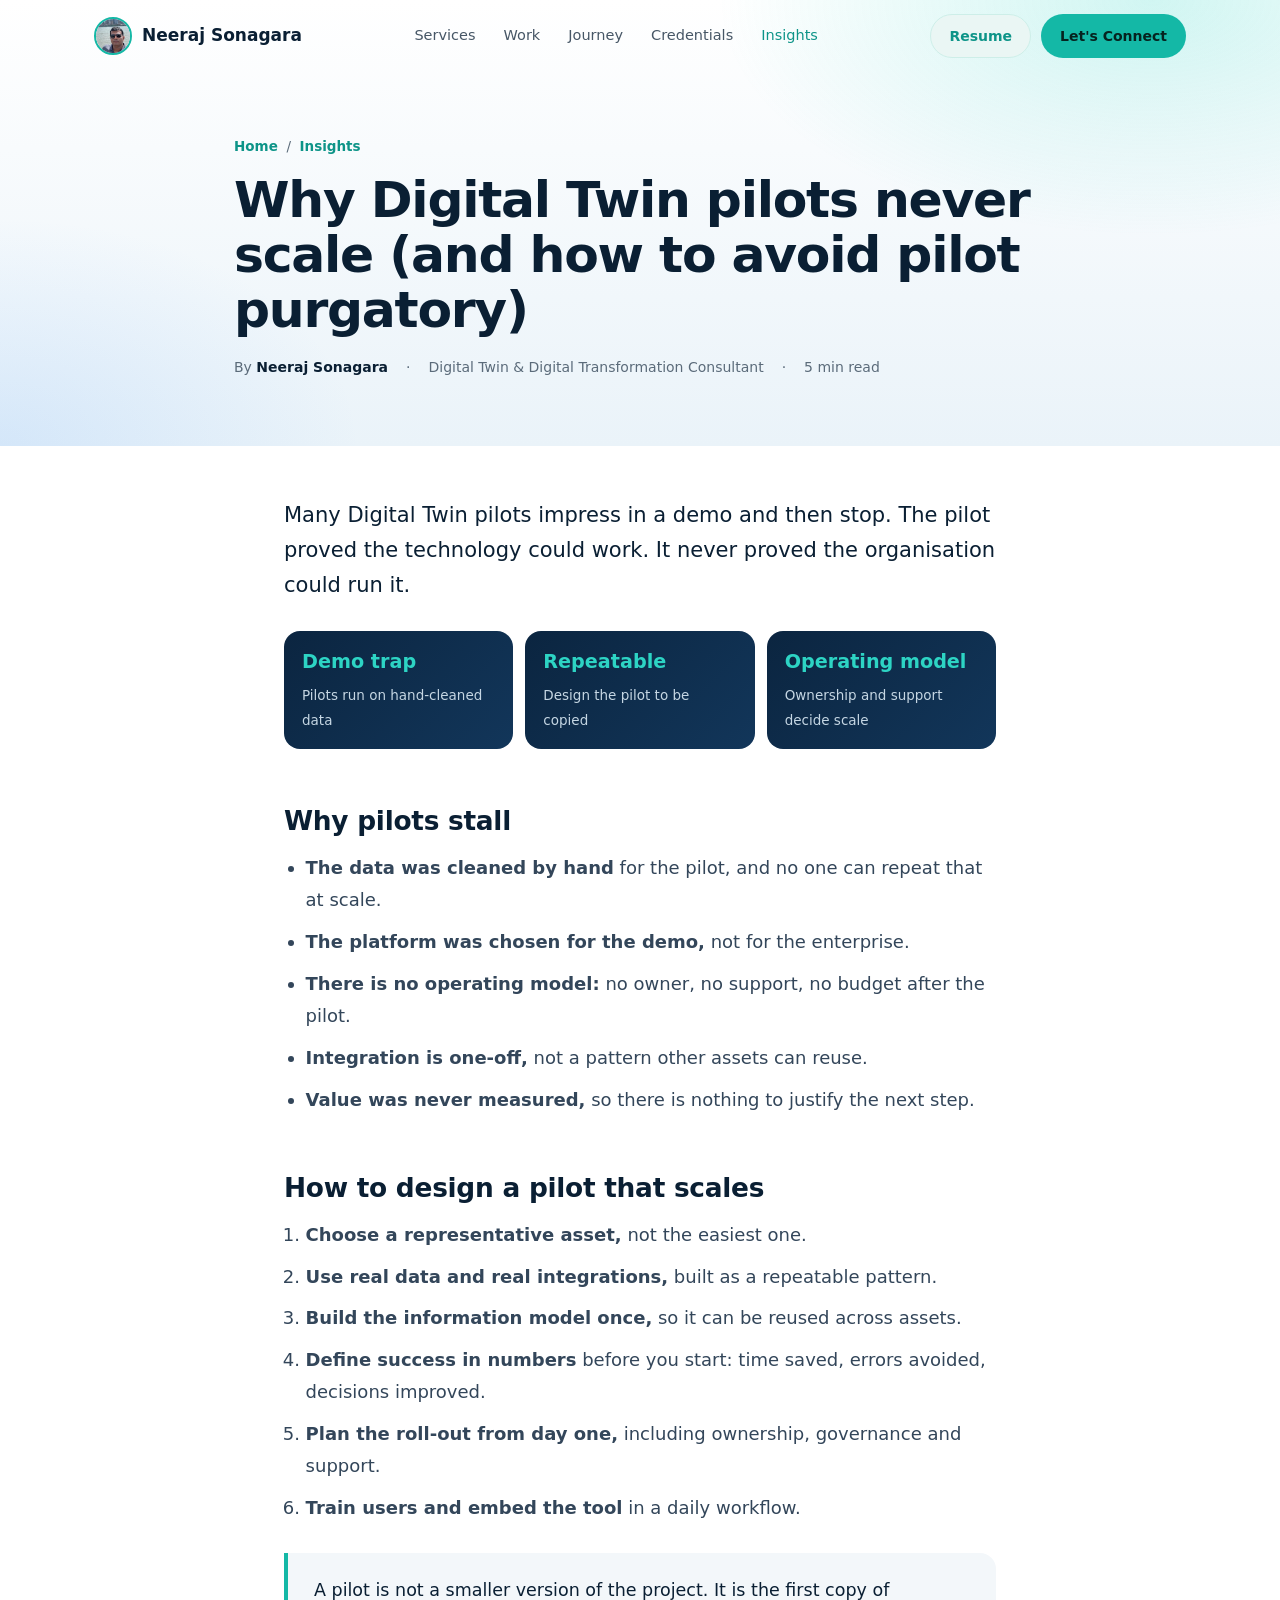
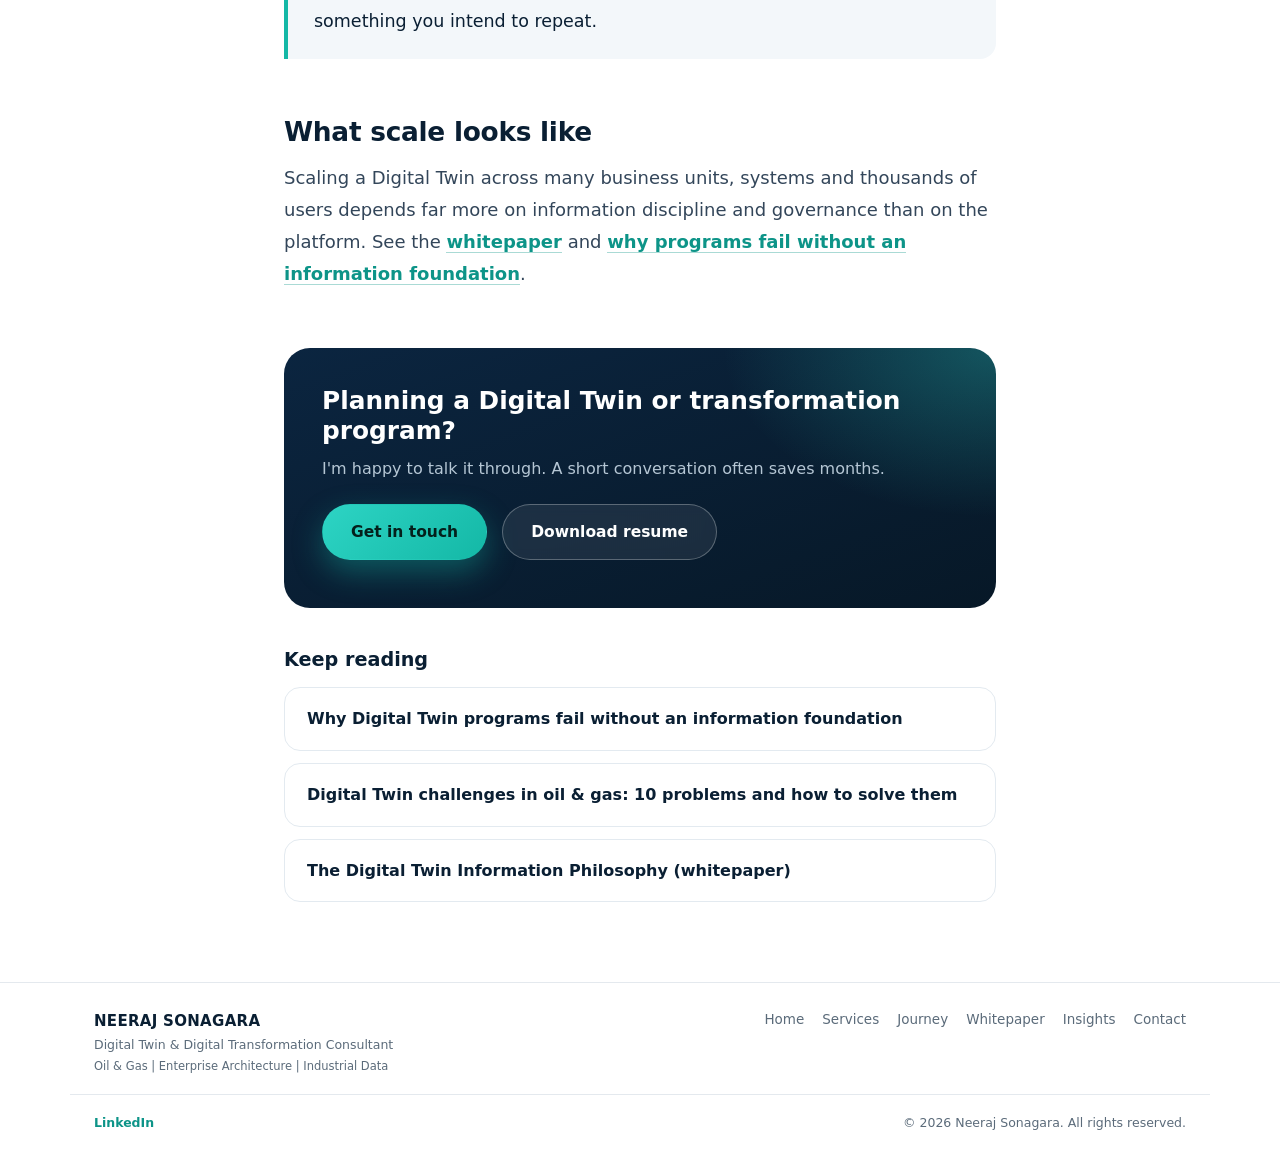
<file: articles/why-digital-twin-pilots-never-scale.html>
<!DOCTYPE html>
<html lang="en">
<head>
<meta charset="UTF-8">
<meta name="viewport" content="width=device-width, initial-scale=1.0">
<!-- Security: Content Security Policy + referrer policy (GitHub Pages cannot send custom HTTP headers, so these are set as meta tags) -->
<meta http-equiv="Content-Security-Policy" content="default-src 'self'; script-src 'self'; style-src 'self' 'unsafe-inline' https://fonts.googleapis.com; font-src https://fonts.gstatic.com; img-src 'self' data:; connect-src 'self'; object-src 'none'; base-uri 'self'; form-action 'self'">
<meta name="referrer" content="strict-origin-when-cross-origin">
<title>Why Digital Twin pilots never scale (and how to avoid pilot purgatory) | Neeraj Sonagara</title>
<meta name="description" content="Why Digital Twin pilots in oil and gas stall after the demo, and how to design a pilot that scales across assets and business units. By Neeraj Sonagara.">
<meta name="author" content="Neeraj Sonagara">
<meta name="robots" content="index, follow, max-image-preview:large">
<link rel="canonical" href="https://www.neerajsonagara.com/articles/why-digital-twin-pilots-never-scale.html">
<meta property="og:type" content="article">
<meta property="og:title" content="Why Digital Twin pilots never scale (and how to avoid pilot purgatory)">
<meta property="og:description" content="Why Digital Twin pilots in oil and gas stall after the demo, and how to design a pilot that scales across assets and business units. By Neeraj Sonagara.">
<meta property="og:url" content="https://www.neerajsonagara.com/articles/why-digital-twin-pilots-never-scale.html">
<meta property="og:site_name" content="Neeraj Sonagara">
<meta property="og:image" content="https://www.neerajsonagara.com/assets/img/og-image.jpg">
<meta name="twitter:card" content="summary_large_image">
<meta name="twitter:title" content="Why Digital Twin pilots never scale (and how to avoid pilot purgatory)">
<meta name="twitter:description" content="Why Digital Twin pilots in oil and gas stall after the demo, and how to design a pilot that scales across assets and business units. By Neeraj Sonagara.">
<link rel="icon" type="image/svg+xml" href="data:image/svg+xml,%3Csvg xmlns='http://www.w3.org/2000/svg' viewBox='0 0 64 64'%3E%3Crect width='64' height='64' rx='14' fill='%230A1F33'/%3E%3Ctext x='32' y='42' font-family='Arial,Helvetica,sans-serif' font-size='28' font-weight='700' fill='%2314B8A6' text-anchor='middle'%3ENS%3C/text%3E%3C/svg%3E">
<link rel="preconnect" href="https://fonts.googleapis.com">
<link rel="preconnect" href="https://fonts.gstatic.com" crossorigin>
<link href="https://fonts.googleapis.com/css2?family=Manrope:wght@500;700;800&family=Inter:wght@400;500;600;700&display=swap" rel="stylesheet">
<link rel="stylesheet" href="../assets/css/style.css?v=20261124b">
<link rel="stylesheet" href="../assets/css/home.css?v=20261124b">
<script type="application/ld+json">
{
  "@context": "https://schema.org",
  "@graph": [
    {
      "@type": "Article",
      "headline": "Why Digital Twin pilots never scale (and how to avoid pilot purgatory)",
      "description": "Why Digital Twin pilots in oil and gas stall after the demo, and how to design a pilot that scales across assets and business units. By Neeraj Sonagara.",
      "datePublished": "2026-11-24",
      "dateModified": "2026-11-24",
      "mainEntityOfPage": "https://www.neerajsonagara.com/articles/why-digital-twin-pilots-never-scale.html",
      "image": "https://www.neerajsonagara.com/assets/img/og-image.jpg",
      "author": { "@type": "Person", "@id": "https://www.neerajsonagara.com/#person", "name": "Neeraj Sonagara", "url": "https://www.neerajsonagara.com/" },
      "publisher": { "@type": "Person", "@id": "https://www.neerajsonagara.com/#person", "name": "Neeraj Sonagara" }
    },
    {
      "@type": "BreadcrumbList",
      "itemListElement": [
        { "@type": "ListItem", "position": 1, "name": "Home", "item": "https://www.neerajsonagara.com/" },
        { "@type": "ListItem", "position": 2, "name": "Insights", "item": "https://www.neerajsonagara.com/#articles" },
        { "@type": "ListItem", "position": 3, "name": "Why Digital Twin pilots never scale (and how to avoid pilot purgatory)" }
      ]
    }
  ]
}
</script>
</head>
<body>

<a class="skip-link" href="#main">Skip to content</a>

<header class="site-header" id="siteHeader">
  <div class="wrap header-inner">
    <a href="../index.html" class="brand" aria-label="Neeraj Sonagara — home">
      <img class="brand-mark" src="../assets/img/headshot.jpg" alt="Neeraj Sonagara">
      <span class="brand-name">Neeraj Sonagara</span>
    </a>
    <nav class="main-nav" id="mainNav" aria-label="Primary">
      <a href="../index.html#services">Services</a>
      <a href="../index.html#work">Work</a>
      <a href="../experience.html">Journey</a>
      <a href="../index.html#credentials">Credentials</a>
      <a href="../index.html#articles" class="active">Insights</a>
    </nav>
    <div class="header-cta">
      <a class="btn btn-ghost" href="../assets/docs/Neeraj_Sonagara_Resume.pdf" download>Resume</a>
      <a class="btn btn-primary" href="../index.html#contact">Let's Connect</a>
    </div>
    <button class="nav-toggle" id="navToggle" aria-label="Toggle menu" aria-expanded="false" aria-controls="mainNav">
      <span></span><span></span><span></span>
    </button>
  </div>
</header>

<main id="main">
  <header class="arthead">
    <div class="wrap">
      <p class="crumb"><a href="../index.html">Home</a> &nbsp;/&nbsp; <a href="../index.html#articles">Insights</a></p>
      <h1>Why Digital Twin pilots never scale (and how to avoid pilot purgatory)</h1>
      <p class="art-meta"><span>By <b>Neeraj Sonagara</b></span><span>&middot;</span><span>Digital Twin &amp; Digital Transformation Consultant</span><span>&middot;</span><span>5 min read</span></p>
    </div>
  </header>

  <article class="prose">

<p class="lead">Many Digital Twin pilots impress in a demo and then stop. The pilot proved the technology could work. It never proved the organisation could run it.</p>
<div class="takeaways"><div><b>Demo trap</b><span>Pilots run on hand-cleaned data</span></div><div><b>Repeatable</b><span>Design the pilot to be copied</span></div><div><b>Operating model</b><span>Ownership and support decide scale</span></div></div>


<h2>Why pilots stall</h2>
<ul>
  <li><strong>The data was cleaned by hand</strong> for the pilot, and no one can repeat that at scale.</li>
  <li><strong>The platform was chosen for the demo,</strong> not for the enterprise.</li>
  <li><strong>There is no operating model:</strong> no owner, no support, no budget after the pilot.</li>
  <li><strong>Integration is one-off,</strong> not a pattern other assets can reuse.</li>
  <li><strong>Value was never measured,</strong> so there is nothing to justify the next step.</li>
</ul>

<h2>How to design a pilot that scales</h2>
<ol>
  <li><strong>Choose a representative asset,</strong> not the easiest one.</li>
  <li><strong>Use real data and real integrations,</strong> built as a repeatable pattern.</li>
  <li><strong>Build the information model once,</strong> so it can be reused across assets.</li>
  <li><strong>Define success in numbers</strong> before you start: time saved, errors avoided, decisions improved.</li>
  <li><strong>Plan the roll-out from day one,</strong> including ownership, governance and support.</li>
  <li><strong>Train users and embed the tool</strong> in a daily workflow.</li>
</ol>

<div class="callout"><p>A pilot is not a smaller version of the project. It is the first copy of something you intend to repeat.</p></div>

<h2>What scale looks like</h2>
<p>Scaling a Digital Twin across many business units, systems and thousands of users depends far more on information discipline and governance than on the platform. See the <a href="../digital-twin.html">whitepaper</a> and <a href="why-digital-twin-programs-fail.html">why programs fail without an information foundation</a>.</p>

  </article>

  <aside class="article-cta">
    <div>
      <h2>Planning a Digital Twin or transformation program?</h2>
      <p>I'm happy to talk it through. A short conversation often saves months.</p>
      <a class="hbtn hbtn--primary" href="../index.html#contact">Get in touch</a>
      <a class="hbtn hbtn--glass" href="../assets/docs/Neeraj_Sonagara_Resume.pdf" download>Download resume</a>
    </div>
  </aside>

  <section class="related">
    <h2>Keep reading</h2>
    <a href="why-digital-twin-programs-fail.html">Why Digital Twin programs fail without an information foundation</a>
    <a href="digital-twin-challenges-oil-and-gas.html">Digital Twin challenges in oil &amp; gas: 10 problems and how to solve them</a>
    <a href="../digital-twin.html">The Digital Twin Information Philosophy (whitepaper)</a>
  </section>
</main>

<footer class="site-footer">
  <div class="wrap footer-inner">
    <div class="footer-brand">
      <strong>NEERAJ SONAGARA</strong>
      <span>Digital Twin &amp; Digital Transformation Consultant</span>
      <span class="footer-sub">Oil &amp; Gas | Enterprise Architecture | Industrial Data</span>
    </div>
    <nav aria-label="Footer">
      <a href="../index.html">Home</a>
      <a href="../index.html#services">Services</a>
      <a href="../experience.html">Journey</a>
      <a href="../digital-twin.html">Whitepaper</a>
      <a href="../index.html#articles">Insights</a>
      <a href="../index.html#contact">Contact</a>
    </nav>
  </div>
  <div class="wrap footer-bottom">
    <a href="https://www.linkedin.com/in/neeraj-sonagara-45359984/" target="_blank" rel="me noopener">LinkedIn</a>
    <span>&copy; <span id="year"></span> Neeraj Sonagara. All rights reserved.</span>
  </div>
</footer>

<button id="backToTop" class="back-to-top" aria-label="Back to top">&uarr;</button>
<script src="../assets/js/script.js"></script>
</body>
</html>
</file>
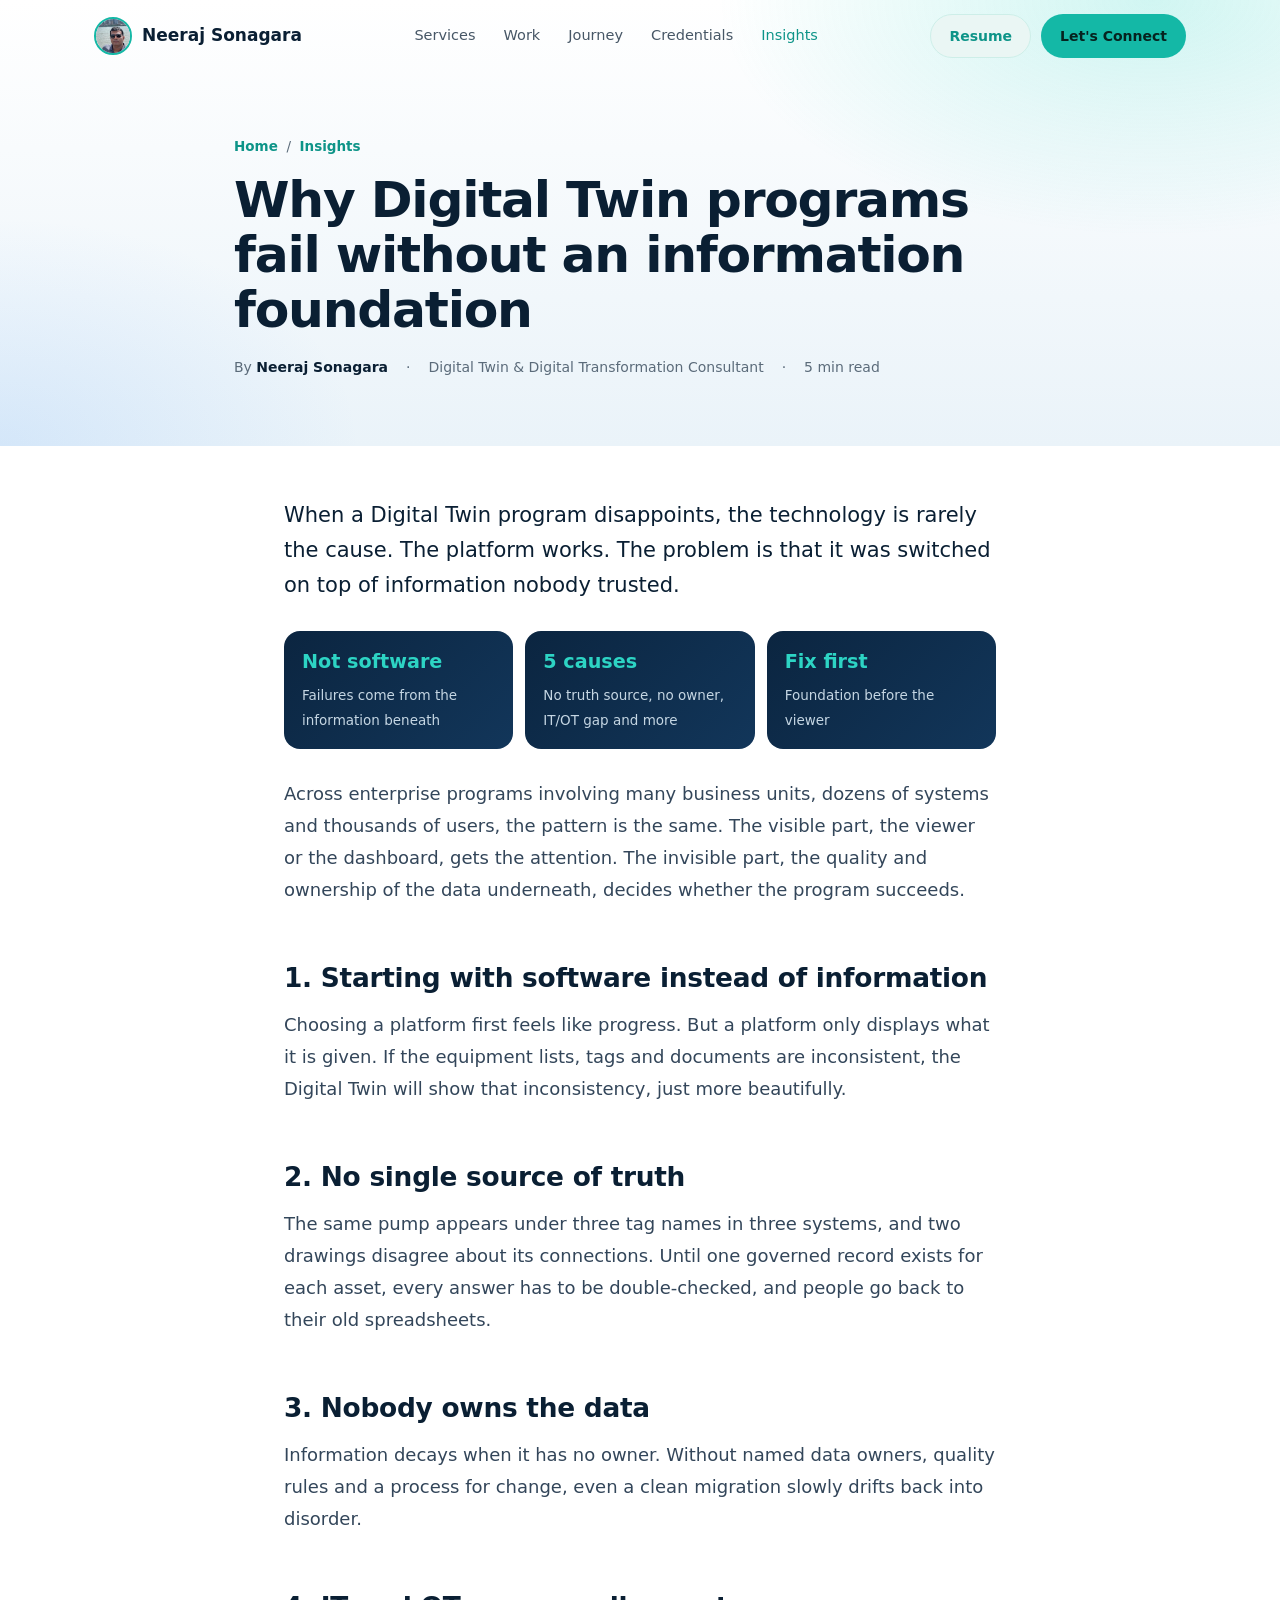
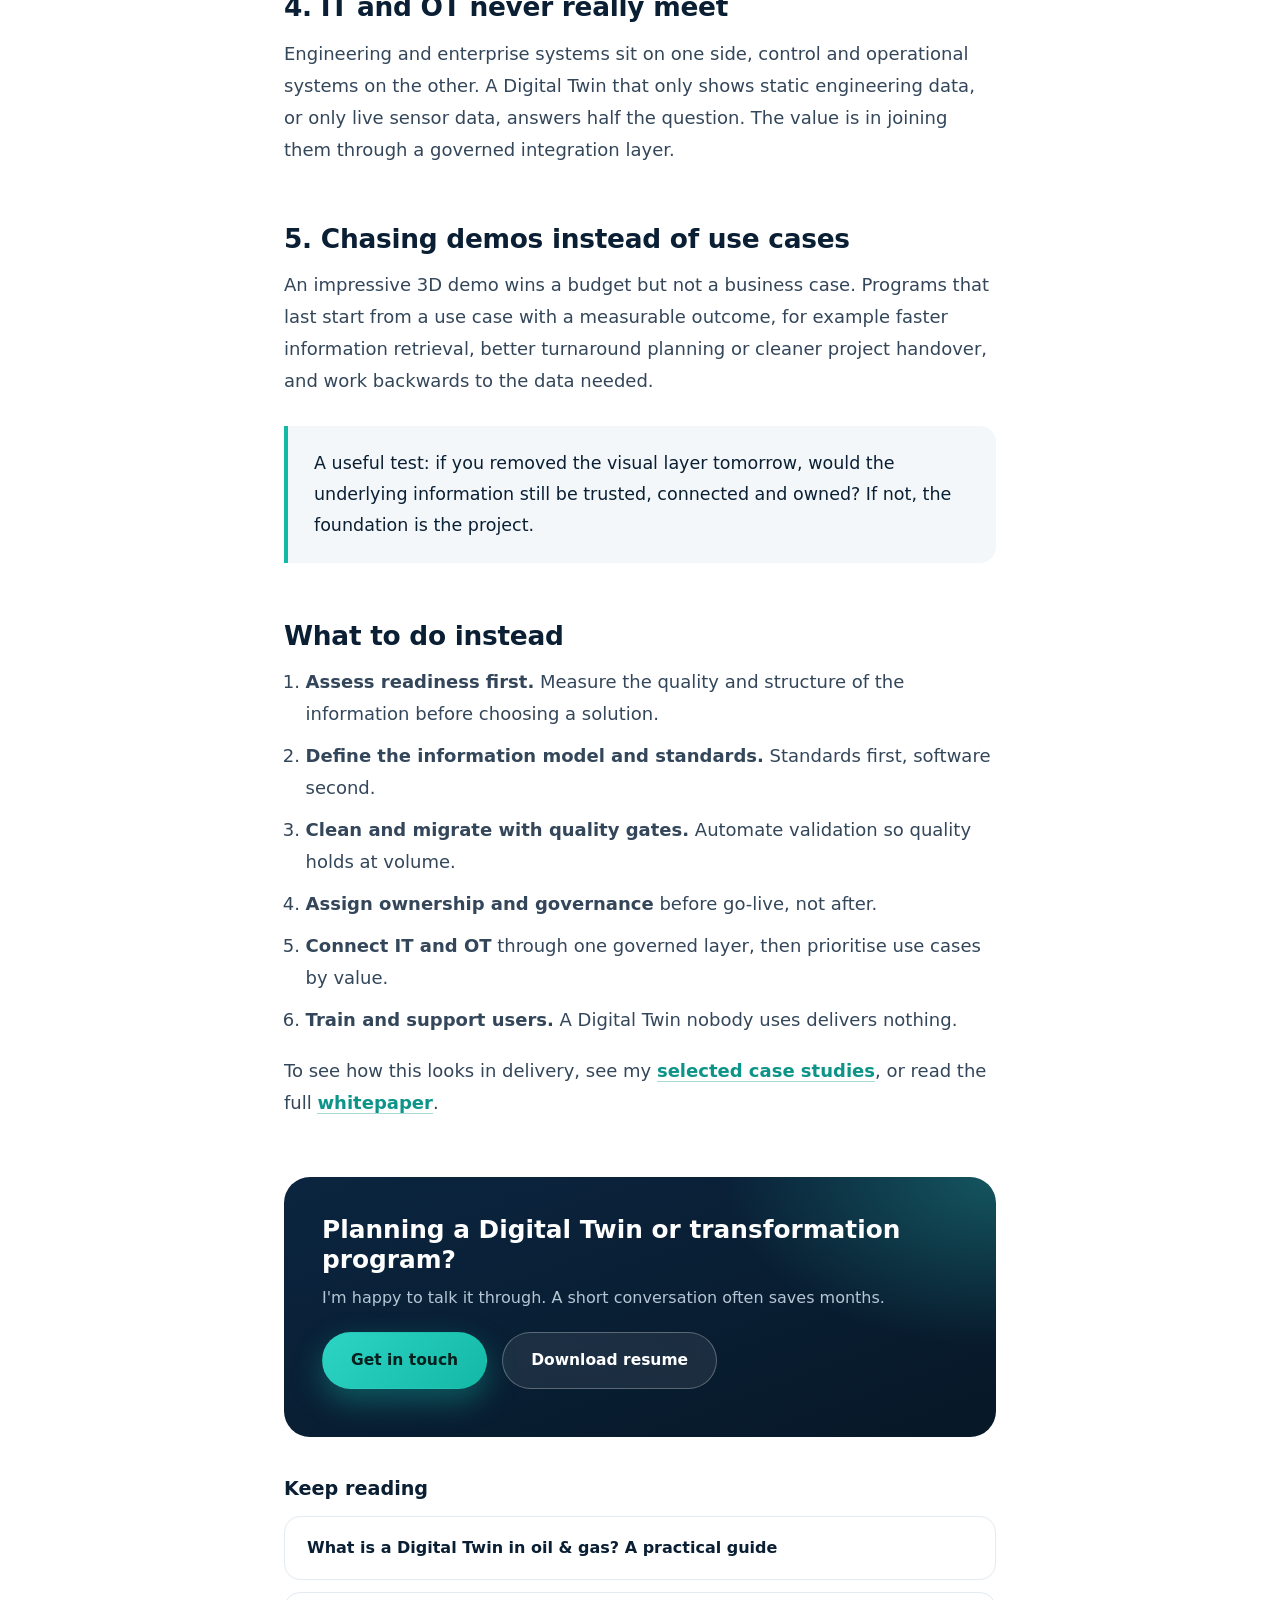
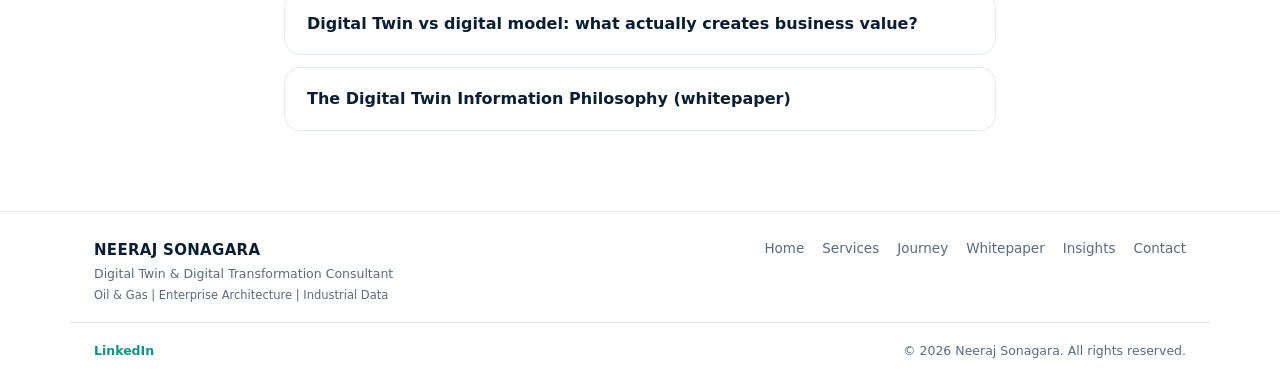
<file: articles/why-digital-twin-programs-fail.html>
<!DOCTYPE html>
<html lang="en">
<head>
<meta charset="UTF-8">
<meta name="viewport" content="width=device-width, initial-scale=1.0">
<!-- Security: Content Security Policy + referrer policy (GitHub Pages cannot send custom HTTP headers, so these are set as meta tags) -->
<meta http-equiv="Content-Security-Policy" content="default-src 'self'; script-src 'self'; style-src 'self' 'unsafe-inline' https://fonts.googleapis.com; font-src https://fonts.gstatic.com; img-src 'self' data:; connect-src 'self'; object-src 'none'; base-uri 'self'; form-action 'self'">
<meta name="referrer" content="strict-origin-when-cross-origin">
<title>Why Digital Twin programs fail without an information foundation | Neeraj Sonagara</title>
<meta name="description" content="Most Digital Twin programs stall on information, not software. Five common reasons they fail, and what to do instead. By Neeraj Sonagara.">
<meta name="author" content="Neeraj Sonagara">
<meta name="robots" content="index, follow, max-image-preview:large">
<link rel="canonical" href="https://www.neerajsonagara.com/articles/why-digital-twin-programs-fail.html">
<meta property="og:type" content="article">
<meta property="og:title" content="Why Digital Twin programs fail without an information foundation">
<meta property="og:description" content="Most Digital Twin programs stall on information, not software. Five common reasons they fail, and what to do instead. By Neeraj Sonagara.">
<meta property="og:url" content="https://www.neerajsonagara.com/articles/why-digital-twin-programs-fail.html">
<meta property="og:site_name" content="Neeraj Sonagara">
<meta property="og:image" content="https://www.neerajsonagara.com/assets/img/og-image.jpg">
<meta name="twitter:card" content="summary_large_image">
<meta name="twitter:title" content="Why Digital Twin programs fail without an information foundation">
<meta name="twitter:description" content="Most Digital Twin programs stall on information, not software. Five common reasons they fail, and what to do instead. By Neeraj Sonagara.">
<link rel="icon" type="image/svg+xml" href="data:image/svg+xml,%3Csvg xmlns='http://www.w3.org/2000/svg' viewBox='0 0 64 64'%3E%3Crect width='64' height='64' rx='14' fill='%230A1F33'/%3E%3Ctext x='32' y='42' font-family='Arial,Helvetica,sans-serif' font-size='28' font-weight='700' fill='%2314B8A6' text-anchor='middle'%3ENS%3C/text%3E%3C/svg%3E">
<link rel="preconnect" href="https://fonts.googleapis.com">
<link rel="preconnect" href="https://fonts.gstatic.com" crossorigin>
<link href="https://fonts.googleapis.com/css2?family=Manrope:wght@500;700;800&family=Inter:wght@400;500;600;700&display=swap" rel="stylesheet">
<link rel="stylesheet" href="../assets/css/style.css?v=20261124b">
<link rel="stylesheet" href="../assets/css/home.css?v=20261124b">
<script type="application/ld+json">
{
  "@context": "https://schema.org",
  "@graph": [
    {
      "@type": "Article",
      "headline": "Why Digital Twin programs fail without an information foundation",
      "description": "Most Digital Twin programs stall on information, not software. Five common reasons they fail, and what to do instead. By Neeraj Sonagara.",
      "datePublished": "2026-11-20",
      "dateModified": "2026-11-20",
      "mainEntityOfPage": "https://www.neerajsonagara.com/articles/why-digital-twin-programs-fail.html",
      "image": "https://www.neerajsonagara.com/assets/img/og-image.jpg",
      "author": { "@type": "Person", "@id": "https://www.neerajsonagara.com/#person", "name": "Neeraj Sonagara", "url": "https://www.neerajsonagara.com/" },
      "publisher": { "@type": "Person", "@id": "https://www.neerajsonagara.com/#person", "name": "Neeraj Sonagara" }
    },
    {
      "@type": "BreadcrumbList",
      "itemListElement": [
        { "@type": "ListItem", "position": 1, "name": "Home", "item": "https://www.neerajsonagara.com/" },
        { "@type": "ListItem", "position": 2, "name": "Insights", "item": "https://www.neerajsonagara.com/#articles" },
        { "@type": "ListItem", "position": 3, "name": "Why Digital Twin programs fail without an information foundation" }
      ]
    }
  ]
}
</script>
</head>
<body>

<a class="skip-link" href="#main">Skip to content</a>

<header class="site-header" id="siteHeader">
  <div class="wrap header-inner">
    <a href="../index.html" class="brand" aria-label="Neeraj Sonagara — home">
      <img class="brand-mark" src="../assets/img/headshot.jpg" alt="Neeraj Sonagara">
      <span class="brand-name">Neeraj Sonagara</span>
    </a>
    <nav class="main-nav" id="mainNav" aria-label="Primary">
      <a href="../index.html#services">Services</a>
      <a href="../index.html#work">Work</a>
      <a href="../experience.html">Journey</a>
      <a href="../index.html#credentials">Credentials</a>
      <a href="../index.html#articles" class="active">Insights</a>
    </nav>
    <div class="header-cta">
      <a class="btn btn-ghost" href="../assets/docs/Neeraj_Sonagara_Resume.pdf" download>Resume</a>
      <a class="btn btn-primary" href="../index.html#contact">Let's Connect</a>
    </div>
    <button class="nav-toggle" id="navToggle" aria-label="Toggle menu" aria-expanded="false" aria-controls="mainNav">
      <span></span><span></span><span></span>
    </button>
  </div>
</header>

<main id="main">
  <header class="arthead">
    <div class="wrap">
      <p class="crumb"><a href="../index.html">Home</a> &nbsp;/&nbsp; <a href="../index.html#articles">Insights</a></p>
      <h1>Why Digital Twin programs fail without an information foundation</h1>
      <p class="art-meta"><span>By <b>Neeraj Sonagara</b></span><span>&middot;</span><span>Digital Twin &amp; Digital Transformation Consultant</span><span>&middot;</span><span>5 min read</span></p>
    </div>
  </header>

  <article class="prose">

<p class="lead">When a Digital Twin program disappoints, the technology is rarely the cause. The platform works. The problem is that it was switched on top of information nobody trusted.</p>
<div class="takeaways"><div><b>Not software</b><span>Failures come from the information beneath</span></div><div><b>5 causes</b><span>No truth source, no owner, IT/OT gap and more</span></div><div><b>Fix first</b><span>Foundation before the viewer</span></div></div>


<p>Across enterprise programs involving many business units, dozens of systems and thousands of users, the pattern is the same. The visible part, the viewer or the dashboard, gets the attention. The invisible part, the quality and ownership of the data underneath, decides whether the program succeeds.</p>

<h2>1. Starting with software instead of information</h2>
<p>Choosing a platform first feels like progress. But a platform only displays what it is given. If the equipment lists, tags and documents are inconsistent, the Digital Twin will show that inconsistency, just more beautifully.</p>

<h2>2. No single source of truth</h2>
<p>The same pump appears under three tag names in three systems, and two drawings disagree about its connections. Until one governed record exists for each asset, every answer has to be double-checked, and people go back to their old spreadsheets.</p>

<h2>3. Nobody owns the data</h2>
<p>Information decays when it has no owner. Without named data owners, quality rules and a process for change, even a clean migration slowly drifts back into disorder.</p>

<h2>4. IT and OT never really meet</h2>
<p>Engineering and enterprise systems sit on one side, control and operational systems on the other. A Digital Twin that only shows static engineering data, or only live sensor data, answers half the question. The value is in joining them through a governed integration layer.</p>

<h2>5. Chasing demos instead of use cases</h2>
<p>An impressive 3D demo wins a budget but not a business case. Programs that last start from a use case with a measurable outcome, for example faster information retrieval, better turnaround planning or cleaner project handover, and work backwards to the data needed.</p>

<div class="callout"><p>A useful test: if you removed the visual layer tomorrow, would the underlying information still be trusted, connected and owned? If not, the foundation is the project.</p></div>

<h2>What to do instead</h2>
<ol>
  <li><strong>Assess readiness first.</strong> Measure the quality and structure of the information before choosing a solution.</li>
  <li><strong>Define the information model and standards.</strong> Standards first, software second.</li>
  <li><strong>Clean and migrate with quality gates.</strong> Automate validation so quality holds at volume.</li>
  <li><strong>Assign ownership and governance</strong> before go-live, not after.</li>
  <li><strong>Connect IT and OT</strong> through one governed layer, then prioritise use cases by value.</li>
  <li><strong>Train and support users.</strong> A Digital Twin nobody uses delivers nothing.</li>
</ol>

<p>To see how this looks in delivery, see my <a href="../index.html#work">selected case studies</a>, or read the full <a href="../digital-twin.html">whitepaper</a>.</p>

  </article>

  <aside class="article-cta">
    <div>
      <h2>Planning a Digital Twin or transformation program?</h2>
      <p>I'm happy to talk it through. A short conversation often saves months.</p>
      <a class="hbtn hbtn--primary" href="../index.html#contact">Get in touch</a>
      <a class="hbtn hbtn--glass" href="../assets/docs/Neeraj_Sonagara_Resume.pdf" download>Download resume</a>
    </div>
  </aside>

  <section class="related">
    <h2>Keep reading</h2>
    <a href="what-is-a-digital-twin-in-oil-and-gas.html">What is a Digital Twin in oil &amp; gas? A practical guide</a>
    <a href="digital-twin-vs-digital-model.html">Digital Twin vs digital model: what actually creates business value?</a>
    <a href="../digital-twin.html">The Digital Twin Information Philosophy (whitepaper)</a>
  </section>
</main>

<footer class="site-footer">
  <div class="wrap footer-inner">
    <div class="footer-brand">
      <strong>NEERAJ SONAGARA</strong>
      <span>Digital Twin &amp; Digital Transformation Consultant</span>
      <span class="footer-sub">Oil &amp; Gas | Enterprise Architecture | Industrial Data</span>
    </div>
    <nav aria-label="Footer">
      <a href="../index.html">Home</a>
      <a href="../index.html#services">Services</a>
      <a href="../experience.html">Journey</a>
      <a href="../digital-twin.html">Whitepaper</a>
      <a href="../index.html#articles">Insights</a>
      <a href="../index.html#contact">Contact</a>
    </nav>
  </div>
  <div class="wrap footer-bottom">
    <a href="https://www.linkedin.com/in/neeraj-sonagara-45359984/" target="_blank" rel="me noopener">LinkedIn</a>
    <span>&copy; <span id="year"></span> Neeraj Sonagara. All rights reserved.</span>
  </div>
</footer>

<button id="backToTop" class="back-to-top" aria-label="Back to top">&uarr;</button>
<script src="../assets/js/script.js"></script>
</body>
</html>
</file>
<file: assets/css/style.css>
/* ===== Design tokens ===== */
:root{
  --navy: #0A1F33;
  --navy-2: #0F2A43;
  --navy-3: #16324a;
  --teal: #14B8A6;
  --teal-dark: #0D9488;
  --teal-light: #EAF6F4;
  --gold: #C9A227;
  --bg: #F7F9FB;
  --surface: #FFFFFF;
  --text: #1B2733;
  --muted: #5B6B7A;
  --border: #E4E9EE;
  --shadow: 0 10px 30px rgba(10,31,51,0.08);
  --radius: 14px;
  --font-head: 'Manrope', 'Inter', system-ui, sans-serif;
  --font-body: 'Inter', system-ui, sans-serif;
}

*,*::before,*::after{ box-sizing: border-box; }
html{ scroll-behavior: smooth; }
body{
  margin:0;
  font-family: var(--font-body);
  color: var(--text);
  background: var(--bg);
  line-height: 1.6;
  -webkit-font-smoothing: antialiased;
}
h1,h2,h3{ font-family: var(--font-head); color: var(--navy); margin: 0 0 .5em; line-height: 1.2; }
p{ margin: 0 0 1em; color: var(--muted); }
a{ color: inherit; text-decoration: none; }
ul{ padding-left: 1.1em; }
img{ max-width: 100%; display:block; }

.wrap{ max-width: 1140px; margin: 0 auto; padding: 0 24px; }

.skip-link{
  position:absolute; left:-999px; top:0; background:var(--navy); color:#fff; padding:10px 16px; z-index:1000;
}
.skip-link:focus{ left: 12px; top: 12px; }

/* ===== Header ===== */
.site-header{
  position: fixed; top:0; left:0; right:0; z-index: 500;
  background: rgba(255,255,255,0);
  transition: background .3s ease, box-shadow .3s ease;
}
.site-header.scrolled{
  background: rgba(255,255,255,0.92);
  backdrop-filter: saturate(160%) blur(10px);
  box-shadow: 0 6px 24px rgba(10,31,51,0.08);
}
.header-inner{
  display:flex; align-items:center; justify-content:space-between; gap:20px;
  height: 72px;
}
.brand{ display:flex; align-items:center; gap:10px; font-weight:700; color: var(--navy); flex-shrink:0; }
.brand-mark{
  width:38px; height:38px; border-radius:50%; object-fit:cover; display:block; flex-shrink:0;
  border:2px solid var(--teal);
}
.brand-name{ font-family: var(--font-head); font-size: 17px; white-space:nowrap; }

.main-nav{ display:flex; gap: 28px; }
.main-nav a{ color: var(--navy); font-size: 14.5px; font-weight:500; position:relative; padding: 6px 0; opacity: .75; }
.main-nav a:hover{ opacity: 1; }
.main-nav a.active{ color: var(--teal-dark); opacity: 1; }

/* Header sitting over a dark hero/banner before the page is scrolled */
.site-header.on-dark:not(.scrolled) .brand,
.site-header.on-dark:not(.scrolled) .main-nav a{ color:#fff; }
.site-header.on-dark:not(.scrolled) .main-nav a.active{ color: var(--teal); }
.site-header.on-dark:not(.scrolled) .nav-toggle span{ background:#fff; }

.header-cta{ display:flex; align-items:center; gap:10px; }

.nav-toggle{
  display:none; flex-direction:column; justify-content:center; gap:5px;
  width:40px; height:40px; background:none; border:none; cursor:pointer;
}
.nav-toggle span{ display:block; width:22px; height:2px; background: var(--navy); margin:0 auto; transition: all .25s ease; }

/* ===== Buttons ===== */
.btn{
  display:inline-flex; align-items:center; justify-content:center; gap:8px;
  padding: 10px 18px; border-radius: 999px; font-weight:600; font-size: 14px;
  border: 1px solid transparent; cursor:pointer; transition: all .2s ease; white-space:nowrap;
}
.btn-lg{ padding: 14px 26px; font-size: 15px; }
.btn-primary{ background: var(--teal); color: #06231f; }
.btn-primary:hover{ background: var(--teal-dark); transform: translateY(-1px); }
.btn-ghost{ background: var(--teal-light); color: var(--teal-dark); border-color: #cdeee8; }
.btn-ghost:hover{ background: #dcf1ee; }
.btn-outline{ border-color: rgba(10,31,51,0.25); color: var(--navy); }
.btn-outline:hover{ background: rgba(10,31,51,0.06); }
.btn-icon{ width:44px; height:44px; padding:0; border-radius:50%; background: rgba(10,31,51,0.06); color: var(--navy); }
.btn-icon:hover{ background: var(--teal); color:#06231f; }

/* ===== Hero: full-bleed rotating banner ===== */
.hero-full{ position:relative; background: var(--navy); padding-top: 72px; }
.hero-banner{ position:relative; width:100%; aspect-ratio: 1600 / 670; max-height: 62vh; overflow:hidden; background: var(--navy); }
.hero-exp-bar{
  position:relative; z-index:2; text-align:center; padding: 13px 24px;
  border-top: 1px solid rgba(255,255,255,0.08);
}
.hero-h1{ margin:0 0 6px; font-family:'Manrope',sans-serif; font-size:clamp(17px,2.2vw,24px); font-weight:800; color:#fff; letter-spacing:-0.01em; }
.hero-exp-bar-text{ display:block; font-size:14px; font-weight:600; color:#F2F6F8; }
.hero-exp-bar-text .exp-years{ color:#2DD4C4; font-weight:800; }
.banner-slide{
  position:absolute; inset:0; opacity:0; transition: opacity 1s ease; pointer-events:none;
}
.banner-slide.is-active{ opacity:1; pointer-events:auto; }
.banner-slide picture{ width:100%; height:100%; display:block; }
.banner-slide img{ width:100%; height:100%; display:block; object-fit:contain; object-position:center; }
.banner-dots{
  position:absolute; left:0; right:0; bottom: 18px; z-index:3;
  display:flex; justify-content:center; gap: 8px;
}

/* CTA row beneath the banner */
.hero-cta-row{
  position:relative; z-index:2; display:flex; flex-wrap:wrap; align-items:center; justify-content:space-between;
  gap: 20px; padding: 26px 24px;
}

/* Status badge */
.status-badge{
  display:inline-flex; align-items:center; gap:8px; font-size:13px; font-weight:700; color: #06231F;
  background: linear-gradient(135deg, #2DD4C4, #0D9488); border:1px solid rgba(45,212,196,0.6); padding:7px 16px; border-radius:999px;
  box-shadow: 0 0 0 0 rgba(20,184,166,0.5), 0 4px 18px rgba(13,148,136,0.35);
  animation: statusGlow 2.4s ease-in-out infinite;
}
.status-dot{ position:relative; width:7px; height:7px; border-radius:50%; background:#06231F; }
.status-dot::after{
  content:''; position:absolute; inset:-5px; border-radius:50%; background: rgba(6,35,31,0.55);
  animation: statusPing 1.6s cubic-bezier(0,0,0.2,1) infinite;
}
@keyframes statusGlow{
  0%, 100% { box-shadow: 0 0 0 0 rgba(20,184,166,0.45), 0 4px 18px rgba(13,148,136,0.35); }
  50% { box-shadow: 0 0 0 7px rgba(20,184,166,0), 0 4px 24px rgba(45,212,196,0.55); }
}
@keyframes statusPing{
  0% { transform: scale(0.5); opacity:0.8; }
  75%, 100% { transform: scale(1.8); opacity:0; }
}

.hero-actions{ display:flex; flex-wrap:wrap; align-items:center; gap:14px; }

/* Pill buttons (agency-style) */
.btn-pill{
  display:inline-flex; align-items:center; gap:10px; padding: 12px 24px 12px 12px; border-radius:999px;
  font-weight:700; font-size:14.5px; transition: transform .15s ease, box-shadow .15s ease;
}
.btn-pill:hover{ transform: translateY(-2px); }
.btn-pill-icon{
  width:30px; height:30px; border-radius:50%; display:flex; align-items:center; justify-content:center; flex-shrink:0;
}
.btn-pill-icon svg{ width:16px; height:16px; }
.btn-pill--dark{ background: var(--teal); color:#06231f; box-shadow: 0 10px 24px rgba(20,184,166,0.3); }
.btn-pill--dark .btn-pill-icon{ background: rgba(6,35,31,0.14); color:#06231f; }
.btn-pill--outline{ background: transparent; color:#fff; border:1px solid rgba(255,255,255,0.3); }
.btn-pill--outline .btn-pill-icon{ background: rgba(255,255,255,0.12); color:#fff; }

.dot{ width:8px; height:8px; border-radius:50%; background: rgba(255,255,255,0.25); transition: all .3s ease; }
.dot.is-active{ width: 22px; border-radius: 4px; background: var(--teal); }

.btn-icon-circle{
  width:40px; height:40px; border-radius:50%; background: rgba(255,255,255,0.08); border:1px solid rgba(255,255,255,0.2);
  color:#fff; display:flex; align-items:center; justify-content:center; flex-shrink:0;
}
.btn-icon-circle:hover{ background: var(--teal); color:#06231f; }

/* Numbered photo-slot label (shown on placeholder until real photo is added) */
.photo-slot-label{
  position:absolute; bottom: 10px; left:50%; transform: translateX(-50%);
  font-size: 11px; font-weight:700; text-transform:uppercase; letter-spacing:.06em;
  background: rgba(10,31,51,0.08); color: var(--teal-dark); padding: 3px 10px; border-radius: 999px;
}
.photo-slot-tag{
  display:inline-block; margin-top: 18px; font-size: 11px; font-weight:700; text-transform:uppercase;
  letter-spacing:.06em; background: rgba(255,255,255,0.15); color:#fff; padding: 4px 12px; border-radius: 999px;
}

/* Photo frame (used by On-the-Ground gallery) */
.photo-frame{
  border-radius: 24px; overflow:hidden; position:relative;
  background: #FFFFFF;
  border: 2px dashed #C7D2D9; box-shadow:none;
  display:flex; align-items:center; justify-content:center;
}
.photo-frame img{ width:100%; height:100%; object-fit:cover; display:block; }
.photo-placeholder{
  display:none; width:100%; height:100%; flex-direction:column; align-items:center; justify-content:center;
  color: var(--muted); background: #FFFFFF; gap:10px; padding: 20px; text-align:center;
}
.photo-placeholder svg{ width: 20%; height:20%; min-width:32px; min-height:32px; color:#AAB8C2; }

/* On the Ground photo gallery */
.photo-gallery{ display:grid; grid-template-columns: repeat(3, 1fr); gap: 22px; margin-top: 20px; }
.gallery-item{ margin:0; }
.gallery-item figcaption{ margin-top: 10px; font-size: 13px; color: var(--muted); text-align:center; }
.photo-frame--wide{ width:100%; aspect-ratio: 4 / 3; border-radius: 16px; }

/* Sub-page photo banner header */
.page-header--photo{ position:relative; overflow:hidden; background: var(--navy); padding: 170px 0 70px; }
.page-header-bg{ position:absolute; inset:0; width:100%; height:100%; object-fit:cover; }
.page-header-overlay{
  position:absolute; inset:0;
  background: linear-gradient(180deg, rgba(10,31,51,0.55), rgba(10,31,51,0.85));
}
.page-header-content{ position:relative; z-index:2; }
.page-crumb.light{ color:#b9cbd8; }
.page-crumb.light a{ color: var(--teal); }
.page-header--photo h1{ color:#fff; }
.page-header--photo p{ color:#dcebf1; }

/* About visual: photo placeholder + compact network graphic */
.about-visual{ display:flex; flex-direction:column; gap:22px; }
.photo-placeholder-block{
  width:100%; aspect-ratio: 3/4; max-width:280px; margin:0 auto;
  background:#FFFFFF; border:2px dashed #C7D2D9; border-radius: var(--radius);
  display:flex; flex-direction:column; align-items:center; justify-content:center; text-align:center;
  gap:10px; padding: 24px; color: var(--muted);
}
.photo-placeholder-block svg{ width:44px; height:44px; color:#AAB8C2; }
.photo-placeholder-block p{ margin:0; font-size:13px; line-height:1.5; }
.photo-placeholder-block p strong{ font-size:14px; color: var(--text); }

/* Network visual (used in About) */
.network-svg{ width: 100%; max-width: 460px; height:auto; }
.network-svg--compact{ max-width: 320px; margin: 0 auto; }
.network-lines line{
  stroke: var(--teal); stroke-width: 2; opacity: .45;
  stroke-dasharray: 6 7; animation: dashflow 2.4s linear infinite;
}
@keyframes dashflow{ to{ stroke-dashoffset: -52; } }
.network-node circle{
  fill: var(--surface); stroke: var(--teal-dark); stroke-width: 2;
  filter: drop-shadow(0 6px 14px rgba(10,31,51,0.08));
}
.network-node text{
  font-family: var(--font-head); font-weight:800; font-size: 17px; fill: var(--navy);
  text-anchor: middle;
}
.network-node .node-sub{
  font-family: var(--font-body); font-weight:600; font-size: 10.5px; fill: var(--muted);
  text-transform: uppercase; letter-spacing:.04em;
}
.network-hub circle{
  fill: var(--navy); stroke: var(--teal); stroke-width: 3;
  filter: drop-shadow(0 10px 22px rgba(10,31,51,0.18));
}
.network-hub text{
  font-family: var(--font-head); font-weight:800; font-size: 22px; fill: #fff; text-anchor:middle;
}
.network-hub .hub-sub{ font-size: 10.5px; font-weight:600; fill: var(--teal); text-transform:uppercase; letter-spacing:.03em; }

/* Trusted platforms logo strip */
.logo-strip{ background: var(--surface); border-top:1px solid var(--border); border-bottom:1px solid var(--border); padding: 26px 0; }
.logo-strip-label{ text-align:center; font-size: 11.5px; text-transform:uppercase; letter-spacing:.1em; color: var(--muted); font-weight:700; margin: 0 0 16px; }
.logo-row{ display:flex; flex-wrap:wrap; justify-content:center; gap: 14px 34px; }
.logo-row span{
  font-family: var(--font-head); font-weight:700; font-size: 15px; color: var(--muted);
  opacity:.75; transition: opacity .2s ease, color .2s ease;
}
.logo-row span:hover{ opacity:1; color: var(--teal-dark); }

/* Icon badges */
.icon-badge{
  width: 52px; height:52px; border-radius: 14px; margin-bottom: 16px;
  display:flex; align-items:center; justify-content:center;
  background: linear-gradient(150deg, var(--teal), var(--teal-dark)); color:#fff;
}
.icon-badge svg{ width: 26px; height:26px; }
.icon-badge--sm{ width:46px; height:46px; border-radius:12px; margin: 0 auto 12px; }
.icon-badge--sm svg{ width:22px; height:22px; }
.icon-badge--navy{ background: linear-gradient(150deg, var(--navy-2), var(--navy)); }

.scroll-cue{
  position:absolute; bottom: 26px; left:50%; transform: translateX(-50%);
  width:28px; height:44px; border:2px solid rgba(10,31,51,0.2); border-radius:20px; z-index:2;
}
.scroll-cue span{
  position:absolute; top:8px; left:50%; width:4px; height:8px; background: var(--teal-dark); border-radius:2px;
  transform: translateX(-50%); animation: scrollcue 1.6s ease infinite;
}
@keyframes scrollcue{ 0%{ opacity:1; top:8px;} 70%{opacity:0; top:24px;} 100%{opacity:0; top:24px;} }

/* ===== Sections ===== */
.section{ padding: 100px 0; }
.section-alt{ background: var(--surface); }
.kicker{
  text-transform: uppercase; letter-spacing:.1em; font-size:12.5px; font-weight:700; color: var(--teal-dark);
  margin-bottom: 10px;
}
.kicker.light{ color: var(--teal-dark); }
.center{ text-align:center; }
.section-lead{ max-width: 640px; margin: 0 auto 50px; color: var(--muted); }
.section-lead.light{ color: var(--muted); }
h2.center{ margin-left:auto; margin-right:auto; max-width: 760px; }
h2.light{ color: var(--navy); }

/* About */
.about-grid{ display:grid; grid-template-columns: 320px 1fr; gap: 60px; align-items:center; }
.monogram-card{
  background: linear-gradient(160deg, var(--navy), var(--navy-3));
  color:#fff; border-radius: 24px; padding: 50px 30px; text-align:center;
  box-shadow: var(--shadow);
}
.monogram-card span{
  display:inline-flex; align-items:center; justify-content:center;
  width:140px; height:140px; border-radius:50%;
  background: linear-gradient(135deg, var(--teal), var(--teal-dark));
  font-family: var(--font-head); font-size: 52px; font-weight:800; color:#06231f;
  margin-bottom: 20px;
}
.monogram-card p{ color:#b9cbd8; margin:0; font-size:13px; letter-spacing:.05em; }

.chip-row{ display:flex; flex-wrap:wrap; gap:10px; margin-top: 20px; }
.chip{
  background: #EAF6F4; color: var(--teal-dark); border:1px solid #cdeee8;
  padding: 7px 14px; border-radius: 999px; font-size: 13px; font-weight:600;
}

/* Cards / expertise */
.card-grid{ display:grid; grid-template-columns: repeat(3, 1fr); gap: 24px; }
.feature-card{
  background: var(--bg); border:1px solid var(--border); border-radius: var(--radius);
  padding: 30px; transition: transform .2s ease, box-shadow .2s ease;
}
.feature-card:hover{ transform: translateY(-4px); box-shadow: var(--shadow); }
.feature-card{ text-align:center; }
.feature-card .icon-badge{ margin-left:auto; margin-right:auto; }
.feature-icon{ font-size: 28px; margin-bottom: 14px; }
.feature-card h3{ font-size: 17px; margin-bottom: 8px; }
.feature-card p{ font-size: 14.5px; margin:0; }

/* Teaser card (links to sub-pages) */
.teaser-card{
  display:flex; align-items:center; justify-content:space-between; gap: 40px;
  background: linear-gradient(135deg, var(--navy), var(--navy-2));
  border-radius: 24px; padding: 46px 50px; color:#fff;
}
.teaser-text h2{ color:#fff; font-size: 26px; max-width: 560px; }
.teaser-text p{ color:#b9cbd8; max-width: 520px; }
.teaser-text .kicker{ color: var(--teal); }
.teaser-icon{ flex:0 0 auto; opacity:.9; color: var(--teal); }
.teaser-icon svg{ width: 90px; height:90px; }

/* Career path (condensed, home page) */
.career-path{
  display:flex; align-items:flex-start; justify-content:space-between;
  max-width: 820px; margin: 0 auto; position:relative; padding-top: 10px;
}
.career-path::before{
  content:''; position:absolute; top:15px; left:6%; right:6%; height:2px; background: var(--border);
}
.career-node{ position:relative; flex:1; text-align:center; padding:0 6px; }
.career-dot{
  display:block; width:14px; height:14px; border-radius:50%; background: var(--surface);
  border:3px solid var(--teal-dark); margin: 0 auto 14px; position:relative; z-index:1;
}
.career-node--current .career-dot{ background: var(--teal); border-color: var(--teal); box-shadow: 0 0 0 5px var(--teal-light); }
.career-node strong{ display:block; font-family: var(--font-head); color: var(--navy); font-size: 15px; }
.career-node p{ margin: 2px 0 0; font-size: 12.5px; color: var(--muted); }

/* Sub-page header banner */
.page-header{
  background: radial-gradient(1100px 500px at 82% -10%, #d9f2ee 0%, transparent 60%), linear-gradient(180deg, #FFFFFF 0%, #F2F9F8 100%);
  padding: 150px 0 60px; text-align:center;
}
.page-header .kicker{ justify-content:center; }
.page-header h1{ font-size: clamp(2rem, 4.5vw, 3rem); margin-bottom: 14px; }
.page-header p{ max-width: 680px; margin: 0 auto; font-size: 1.05rem; }
.page-crumb{ font-size: 13px; color: var(--muted); margin-bottom: 18px; }
.page-crumb a{ color: var(--teal-dark); font-weight:600; }

/* Whitepaper article */
.article{ max-width: 760px; margin: 0 auto; }
.article h3{ font-size: 20px; margin-top: 42px; }
.article h4{ font-family: var(--font-head); color: var(--teal-dark); font-size: 16px; margin: 30px 0 8px; }
.article p{ font-size: 15.5px; }
.article .section-lead{ margin-bottom: 40px; }

/* Digital Twin concept flow */
.dt-flow{ display:flex; align-items:stretch; justify-content:center; gap: 0; flex-wrap: nowrap; }
.dt-stage{
  flex: 1 1 0; background: var(--bg); border:1px solid var(--border); border-radius: var(--radius);
  padding: 26px 16px; text-align:center; display:flex; flex-direction:column; align-items:center;
}
.dt-stage h3{ font-size: 14.5px; margin-bottom: 8px; }
.dt-stage p{ font-size: 12.5px; margin:0; }
.dt-stage-highlight{ background: var(--teal-light); border-color:#cdeee8; }
.dt-icon{ font-size: 26px; margin-bottom: 10px; }
.dt-arrow{
  flex: 0 0 auto; display:flex; align-items:center; justify-content:center;
  font-size: 20px; color: var(--teal-dark); padding: 0 8px; font-weight:700;
}
.dt-footnote{ text-align:center; max-width: 700px; margin: 30px auto 0; font-size: 13.5px; color: var(--muted); font-style: italic; }

/* Timeline */
.timeline{ list-style:none; margin:0; padding:0; position:relative; max-width: 820px; margin:0 auto; }
.timeline::before{
  content:''; position:absolute; left: 9px; top:6px; bottom:6px; width:2px; background: var(--border);
}
.timeline-item{ position:relative; padding-left: 46px; margin-bottom: 42px; }
.timeline-item:last-child{ margin-bottom:0; }
.timeline-dot{
  position:absolute; left:0; top:4px; width:20px; height:20px; border-radius:50%;
  background: var(--surface); border: 3px solid var(--teal);
}
.timeline-date{ display:inline-block; font-size:12.5px; font-weight:700; color: var(--teal-dark); text-transform:uppercase; letter-spacing:.05em; margin-bottom:6px; }
.timeline-content h3{ font-size: 19px; margin-bottom: 4px; }
.timeline-org{ font-weight:600; color: var(--text); margin-bottom: 10px; }
.timeline-content ul{ margin:0; }
.timeline-content li{ font-size: 14.5px; color: var(--muted); margin-bottom: 6px; }
.timeline-content li strong{ color: var(--navy); font-weight:700; }
.timeline-subhead{ font-size:12.5px; font-weight:800; text-transform:uppercase; letter-spacing:.06em; color: var(--teal-dark); margin:16px 0 6px; }
.timeline-subhead:first-of-type{ margin-top:10px; }

/* Skills */
.skills-grid{ display:grid; grid-template-columns: repeat(2, 1fr); gap: 30px; }
.skill-group h3{ font-size:16px; margin-bottom: 14px; }

/* Credentials */
.credentials-grid{ display:grid; grid-template-columns: 1fr 1fr; gap: 60px; }
.cred-list{ list-style:none; padding:0; margin:0; }
.cred-list li{
  display:flex; flex-direction:column; gap:2px;
  padding: 14px 0; border-bottom: 1px solid var(--border);
}
.cred-list li:last-child{ border-bottom:none; }
.cred-list strong{ font-size: 15px; color: var(--text); }
.cred-list span{ font-size: 13px; color: var(--muted); }

/* Achievements */
.achieve-grid{ display:grid; grid-template-columns: repeat(3,1fr); gap: 24px; }
.achieve-card{
  background: var(--bg); border:1px solid var(--border); border-radius: var(--radius); padding: 26px;
  text-align:center;
}
.achieve-card .icon-badge{ margin-left:auto; margin-right:auto; }
.achieve-card h3{ font-size:16px; margin-bottom:8px; color: var(--teal-dark); }
.achieve-card p{ font-size: 14px; margin:0; }

/* Testimonials */
.testimonial-grid{ display:grid; grid-template-columns: repeat(3,1fr); gap: 24px; }
.testimonial-card{
  background:#FFFFFF; border:2px dashed #C7D2D9; border-radius: var(--radius); padding: 30px 26px;
  display:flex; flex-direction:column; align-items:center; text-align:center; gap:14px;
}
.testimonial-avatar{
  width:56px; height:56px; border-radius:50%; border:2px dashed #C7D2D9; background:#F7F9FB;
  display:flex; align-items:center; justify-content:center; color:#AAB8C2; flex-shrink:0;
}
.testimonial-avatar svg{ width:24px; height:24px; }
.testimonial-card .testimonial-ask{ font-size:14px; color: var(--text); font-weight:600; margin:0; line-height:1.5; }
.testimonial-card .testimonial-slot{ font-size:12.5px; color: var(--muted); margin:0; line-height:1.6; }

/* Contact */
.contact-section{
  background: linear-gradient(180deg, #EAF6F4, #FFFFFF);
}
.contact-grid{ display:grid; grid-template-columns: repeat(4, 1fr); gap: 18px; margin-bottom: 44px; }
.contact-card{
  background: #FFFFFF; border:1px solid var(--border); border-radius: var(--radius);
  padding: 22px; display:flex; flex-direction:column; gap:8px; transition: box-shadow .2s ease, transform .2s ease;
}
.contact-card:hover{ box-shadow: var(--shadow); transform: translateY(-3px); }
.contact-label{ font-size:12px; text-transform:uppercase; letter-spacing:.08em; color: var(--teal-dark); font-weight:700; }
.contact-value{ font-size: 15px; color: var(--navy); font-weight:600; word-break: break-word; }
.contact-cta{ text-align:center; }

/* Footer */
.site-footer{ background: var(--surface); color: var(--muted); padding: 26px 0; font-size: 13.5px; border-top: 1px solid var(--border); }
.footer-inner{ display:flex; justify-content:space-between; align-items:center; flex-wrap:wrap; gap:12px; }
.footer-inner nav{ display:flex; flex-wrap:wrap; gap:10px 18px; }
.footer-inner a:hover{ color: var(--teal-dark); }

/* Back to top */
.back-to-top{
  position:fixed; right:22px; bottom:22px; width:46px; height:46px; border-radius:50%;
  background: var(--teal); color:#06231f; border:none; font-size:18px; cursor:pointer;
  box-shadow: var(--shadow); opacity:0; pointer-events:none; transition: opacity .25s ease, transform .2s ease;
  z-index: 400;
}
.back-to-top.visible{ opacity:1; pointer-events:auto; }
.back-to-top:hover{ transform: translateY(-3px); }

/* Reveal animation */
.reveal{ opacity:0; transform: translateY(24px); transition: opacity .7s ease, transform .7s ease; }
.reveal.in{ opacity:1; transform:none; }

/* ===== Executive brief: new sections ===== */

/* Trust strip */
.trust-strip{ background: var(--surface); border-top:1px solid var(--border); border-bottom:1px solid var(--border); padding: 44px 0; }
.trust-grid{ display:grid; grid-template-columns: repeat(6,1fr); gap: 20px; }
.trust-item{ text-align:center; }
.trust-num{ display:block; font-family: var(--font-head); font-weight:800; font-size: clamp(1.5rem,2.4vw,2rem); color: var(--navy); }
.trust-item p{ margin: 6px 0 0; font-size: 12px; color: var(--muted); line-height:1.4; }

/* Problem flow (vertical) */
.problem-flow{ display:flex; flex-direction:column; align-items:center; max-width: 380px; margin: 0 auto; }
.problem-step{
  width:100%; display:flex; align-items:center; gap:16px; background: var(--surface);
  border:1px solid var(--border); border-radius: var(--radius); padding: 16px 22px;
}
.problem-step p{ margin:0; font-weight:700; color: var(--navy); font-family: var(--font-head); font-size:15px; }
.problem-num{
  flex:0 0 auto; width:30px; height:30px; border-radius:50%; background: var(--teal-light); color: var(--teal-dark);
  display:flex; align-items:center; justify-content:center; font-weight:800; font-size:13px;
}
.problem-step--highlight{ background: var(--teal-light); border-color:#cdeee8; }
.problem-step--highlight .problem-num{ background: var(--teal); color:#fff; }
.problem-step--value{ background: var(--navy); border-color: var(--navy); }
.problem-step--value p{ color:#fff; }
.problem-step--value .problem-num{ background: var(--teal); color:#fff; }
.problem-arrow{ color: var(--border); font-size:18px; line-height:1; padding: 2px 0; }

/* Capability matrix (always-open cards) */
.capability-grid{ display:grid; grid-template-columns: repeat(4,1fr); gap: 20px; }
.capability-card{ background: var(--surface); border:1px solid var(--border); border-radius: var(--radius); overflow:hidden; }
.capability-card .cap-summary{ padding: 24px; position:relative; }
.cap-num{ display:block; font-family: var(--font-head); font-weight:800; font-size:12px; color: var(--teal-dark); margin-bottom:10px; letter-spacing:.05em; }
.cap-desc{ font-size:13.5px; margin: 6px 0 0; }
.capability-card h3{ font-size:16px; margin: 4px 0 0; }
.cap-toggle{
  position:absolute; top:22px; right:20px; width:22px; height:22px; border-radius:50%;
  border:1px solid var(--border); color: var(--teal-dark);
}
.cap-toggle::before, .cap-toggle::after{
  content:''; position:absolute; background: currentColor; top:50%; left:50%;
}
.cap-toggle::before{ width:10px; height:1.6px; transform: translate(-50%,-50%); }
.cap-toggle::after{ width:1.6px; height:10px; transform: translate(-50%,-50%); transition: transform .2s ease; }
.case-card[open] .cap-toggle::after{ transform: translate(-50%,-50%) rotate(90deg) scale(0); }
.capability-card .cap-toggle::after{ transform: translate(-50%,-50%) rotate(90deg) scale(0); }
.cap-detail{ padding: 0 24px 24px; border-top:1px solid var(--border); margin-top: -1px; padding-top:16px; }
.cap-detail p{ font-size:13.5px; margin: 0 0 8px; }
.cap-detail p:last-child{ margin-bottom:0; }

/* Skill proficiency (self-rated, graphic) */
.skill-grid{ display:grid; grid-template-columns: repeat(2,1fr); gap: 16px 48px; }
.skill-row{ display:flex; align-items:center; justify-content:space-between; gap:16px; padding: 10px 0; border-bottom:1px solid var(--border); }
.skill-name{ font-size:14.5px; font-weight:600; color: var(--text); }
.skill-dots{ display:flex; gap:6px; flex-shrink:0; }
.skill-dots span{ width:11px; height:11px; border-radius:50%; background: var(--border); }
.skill-dots span.is-filled{ background: var(--teal); }

/* Methodology */
.method-grid{ display:grid; grid-template-columns: repeat(5,1fr); gap: 18px; }
.method-card{ background: var(--surface); border:1px solid var(--border); border-radius: var(--radius); padding: 26px 20px; text-align:center; }
.method-num{ display:block; font-family: var(--font-head); font-weight:800; font-size:22px; color: var(--border); margin-bottom:12px; }
.method-card h3{ font-size:16px; margin-bottom:8px; }
.method-card p{ font-size:13px; margin:0; }
.method-card--highlight{ background: var(--navy); border-color: var(--navy); }
.method-card--highlight .method-num{ color: var(--teal); }
.method-card--highlight h3, .method-card--highlight p{ color:#fff; }
.method-card--highlight p{ color:#b9cbd8; }

/* Case studies */
.case-grid{ display:grid; grid-template-columns: 1fr; gap: 16px; max-width: 880px; margin:0 auto; }
.case-card{ background: var(--surface); border:1px solid var(--border); border-radius: var(--radius); overflow:hidden; }
.case-card summary{ list-style:none; cursor:pointer; padding: 22px 60px 22px 24px; position:relative; }
.case-card summary::-webkit-details-marker{ display:none; }
.case-tag{ display:inline-block; font-size:11px; font-weight:800; text-transform:uppercase; letter-spacing:.06em; color: var(--teal-dark); background: var(--teal-light); padding:3px 10px; border-radius:999px; margin-bottom:8px; }
.case-card h3{ font-size:18px; margin: 0 0 4px; }
.case-scale{ font-size:13px; color: var(--muted); margin:0; }
.case-card .cap-toggle{ top:24px; }
.case-detail{ padding: 0 24px 24px; border-top:1px solid var(--border); margin-top:-1px; padding-top:16px; }
.case-detail p{ font-size:14px; margin:0 0 10px; }
.case-detail p:last-child{ margin-bottom:0; }

/* Before / After transformation */
.transform-grid{ display:grid; grid-template-columns: 1fr auto 1fr; gap:30px; align-items:center; max-width:820px; margin:0 auto; }
.transform-col{ border-radius: var(--radius); padding: 30px; border:1px solid var(--border); }
.transform-col--before{ background: var(--bg); }
.transform-col--after{ background: var(--navy); border-color: var(--navy); }
.transform-label{ font-family: var(--font-head); font-weight:800; text-transform:uppercase; letter-spacing:.06em; font-size:13px; margin:0 0 16px; color: var(--muted); }
.transform-col--after .transform-label{ color: var(--teal); }
.transform-list{ list-style:none; margin:0; padding:0; }
.transform-list li{ padding: 8px 0; border-bottom:1px solid var(--border); font-size:14.5px; color: var(--text); }
.transform-col--before .transform-list li:last-child{ border-bottom:none; }
.transform-col--after .transform-list li{ border-bottom-color: rgba(255,255,255,0.12); color:#fff; }
.transform-col--after .transform-list li:last-child{ border-bottom:none; }
.transform-arrow{ color: var(--teal-dark); display:flex; align-items:center; justify-content:center; }
.transform-arrow svg{ width:32px; height:32px; }

/* Ecosystem map */
.ecosystem-grid{ display:grid; grid-template-columns: repeat(4,1fr); gap: 16px; }
.eco-domain{ background: var(--surface); border:1px solid var(--border); border-radius: var(--radius); overflow:hidden; padding: 18px 20px; }
.eco-domain-title{ font-family: var(--font-head); font-weight:700; color: var(--navy); font-size:15px; margin: 0 0 14px; }
.eco-tags{ display:flex; flex-wrap:wrap; gap:8px; }

/* Perspectives */
.perspectives-grid{ display:grid; grid-template-columns: repeat(3,1fr); gap: 20px; }
.perspective-card{ background: var(--surface); border:1px dashed var(--border); border-radius: var(--radius); padding: 24px; }
.perspective-status{ display:inline-block; font-size:11px; font-weight:700; text-transform:uppercase; letter-spacing:.05em; color: var(--muted); background: var(--bg); padding:3px 10px; border-radius:999px; margin-bottom:12px; }
.perspective-card h3{ font-size:15px; margin:0; line-height:1.4; }

/* Footer (executive) */
.footer-inner{ align-items:flex-start; }
.footer-brand{ display:flex; flex-direction:column; gap:2px; }
.footer-brand strong{ font-family: var(--font-head); color: var(--navy); font-size:15px; letter-spacing:.02em; }
.footer-brand span{ font-size:12.5px; color: var(--muted); }
.footer-brand .footer-sub{ font-size:11.5px; }
.footer-bottom{ display:flex; justify-content:space-between; align-items:center; margin-top:18px; padding-top:18px; border-top:1px solid var(--border); font-size:12.5px; color: var(--muted); }
.footer-bottom a{ color: var(--teal-dark); font-weight:600; }

/* ===== Responsive ===== */
@media (max-width: 980px){
  .about-grid{ grid-template-columns: 1fr; }
  .credentials-grid{ grid-template-columns: 1fr; gap: 40px; }
  .card-grid{ grid-template-columns: repeat(2,1fr); }
  .achieve-grid{ grid-template-columns: repeat(2,1fr); }
  .testimonial-grid{ grid-template-columns: repeat(2,1fr); }
  .contact-grid{ grid-template-columns: repeat(2,1fr); }
  .hero-grid{ grid-template-columns: 1fr; gap: 20px; }
  .hero-right{ order:-1; margin-bottom: 10px; }
  .concept-blob{ width: min(480px, 100%); }
  .photo-gallery{ grid-template-columns: repeat(2,1fr); }
  .trust-grid{ grid-template-columns: repeat(3,1fr); row-gap: 26px; }
  .capability-grid{ grid-template-columns: repeat(2,1fr); }
  .method-grid{ grid-template-columns: repeat(3,1fr); row-gap: 18px; }
  .ecosystem-grid{ grid-template-columns: repeat(2,1fr); }
  .perspectives-grid{ grid-template-columns: repeat(2,1fr); }
  .transform-grid{ grid-template-columns: 1fr; }
  .transform-arrow{ transform: rotate(90deg); padding: 6px 0; }
}

@media (max-width: 780px){
  .main-nav{
    position:fixed; top:72px; left:0; right:0; bottom:0;
    background: var(--surface); flex-direction:column; align-items:flex-start; gap:0;
    padding: 10px 24px 30px; transform: translateY(-110%); transition: transform .3s ease;
    overflow-y:auto; box-shadow: 0 12px 24px rgba(10,31,51,0.08);
  }
  .main-nav.open{ transform: translateY(0); }
  .main-nav a{ width:100%; padding: 14px 0; border-bottom: 1px solid var(--border); font-size:16px; }
  .header-cta .btn-ghost{ display:none; }
  .nav-toggle{ display:flex; }
  .concept-blob{ width: min(360px, 100%); }
  .status-badge{ font-size:12px; padding:6px 14px; }
  .hero-signature{ flex-wrap: wrap; }
  .logo-row{ gap: 10px 20px; }
  .logo-row span{ font-size: 13px; }
  .card-grid{ grid-template-columns: 1fr; }
  .skills-grid{ grid-template-columns: 1fr; }
  .achieve-grid{ grid-template-columns: 1fr; }
  .testimonial-grid{ grid-template-columns: 1fr; }
  .skill-grid{ grid-template-columns: 1fr; gap: 0; }
  .contact-grid{ grid-template-columns: 1fr; }
  .section{ padding: 70px 0; }
  .dt-flow{ flex-direction: column; }
  .dt-arrow{ transform: rotate(90deg); padding: 10px 0; }
  .teaser-card{ flex-direction: column; text-align:center; padding: 36px 26px; }
  .teaser-text p{ margin-left:auto; margin-right:auto; }
  .teaser-icon svg{ width: 60px; height:60px; }
  .career-path{ flex-wrap: wrap; row-gap: 26px; }
  .career-path::before{ display:none; }
  .career-node{ flex: 1 1 40%; }
  .page-header{ padding: 130px 0 50px; }
  .page-header--photo{ padding: 150px 0 50px; }
  .photo-gallery{ grid-template-columns: 1fr; }
  .trust-grid{ grid-template-columns: repeat(2,1fr); }
  .capability-grid{ grid-template-columns: 1fr; }
  .method-grid{ grid-template-columns: 1fr; }
  .ecosystem-grid{ grid-template-columns: 1fr; }
  .perspectives-grid{ grid-template-columns: 1fr; }
  .footer-inner{ flex-direction:column; gap:20px; }
  .footer-bottom{ flex-direction:column; gap:8px; align-items:flex-start; }
}

@media (max-width: 980px) and (min-width: 781px){
  .dt-flow{ flex-wrap: wrap; }
  .dt-stage{ flex: 1 1 40%; }
  .dt-arrow{ display:none; }
}

.nav-toggle.open span:nth-child(1){ transform: translateY(7px) rotate(45deg); }
.nav-toggle.open span:nth-child(2){ opacity:0; }

@media (prefers-reduced-motion: reduce){
  .status-badge{ animation:none; }
  .status-dot::after{ animation:none; display:none; }
}
.nav-toggle.open span:nth-child(3){ transform: translateY(-7px) rotate(-45deg); }

/* Phone header: keep the menu button on-screen (hide the header CTA; "Hire Me" lives in the menu) */
@media (max-width:640px){
  .header-cta{ display:none; }
  .header-inner{ gap:10px; }
  .brand-name{ font-size:16px; }
}

/* Open mobile menu is a white panel: its links must be dark even on the dark (unscrolled) header */
.site-header.on-dark:not(.scrolled) .main-nav.open a{ color: var(--navy); }
.site-header.on-dark:not(.scrolled) .main-nav.open a.active{ color: var(--teal-dark); }

/* backdrop-filter makes the header a containing block for the fixed mobile menu and breaks it; disable it where the menu is a fixed panel */
@media (max-width:1020px){
  .site-header.scrolled{ backdrop-filter:none; -webkit-backdrop-filter:none; background:rgba(255,255,255,0.97); }
}
</file>
<file: assets/css/home.css>
/* =====================================================================
   home.css — redesigned home page + hire page (loaded AFTER style.css)
   Reuses tokens, header, footer and buttons from style.css.
   ===================================================================== */
:root{
  --navy-deep:#071827;
  --ink:#0A1F33;
  --soft:#F3F7FA;
  --line:#E3EAF0;
  --teal-glow:#2DD4C4;
  --sky:#7DD3FC;
  --gold:#C9A227;
}
body{ background:#fff; }
.hx-section{ padding:104px 0; position:relative; }
.hx-section--soft{ background:var(--soft); }
.hx-head{ max-width:720px; margin:0 auto 56px; text-align:center; }
.hx-head--left{ margin-left:0; text-align:left; }
.hx-kicker{
  display:inline-flex; align-items:center; gap:10px; font-size:12.5px; font-weight:700;
  letter-spacing:.16em; text-transform:uppercase; color:var(--teal-dark); margin-bottom:14px;
}
.hx-kicker::before{ content:""; width:28px; height:2px; background:var(--teal); border-radius:2px; }
.hx-head h2, .hx-title{
  font-size:clamp(1.9rem,3.6vw,2.75rem); line-height:1.12; letter-spacing:-.02em; margin:0 0 16px; color:var(--ink);
}
.hx-head p{ font-size:18px; line-height:1.6; margin:0; }
.hx-grad{ background:linear-gradient(90deg,var(--teal-dark),#2563EB); -webkit-background-clip:text; background-clip:text; color:transparent; }

/* ---------- Buttons ---------- */
.hbtn{
  display:inline-flex; align-items:center; justify-content:center; gap:10px;
  padding:15px 28px; border-radius:999px; font-weight:700; font-size:15.5px;
  border:1.5px solid transparent; cursor:pointer; transition:transform .2s ease, box-shadow .2s ease, background .2s ease;
  white-space:nowrap;
}
.hbtn svg{ width:18px; height:18px; flex-shrink:0; }
.hbtn:hover{ transform:translateY(-2px); }
.hbtn--primary{ background:linear-gradient(135deg,#2DD4C4,#14B8A6); color:#04201c; box-shadow:0 12px 30px rgba(20,184,166,.38); }
.hbtn--primary:hover{ box-shadow:0 16px 36px rgba(20,184,166,.5); }
.hbtn--glass{ background:rgba(255,255,255,.08); color:#fff; border-color:rgba(255,255,255,.28); backdrop-filter:blur(6px); }
.hbtn--glass:hover{ background:rgba(255,255,255,.16); }
.hbtn--dark{ background:var(--ink); color:#fff; }
.hbtn--dark:hover{ background:#12334f; }
.hbtn--line{ background:#fff; color:var(--ink); border-color:var(--line); }
.hbtn--line:hover{ border-color:var(--teal); color:var(--teal-dark); }

/* ---------- Hero ---------- */
.hero2{
  position:relative; isolation:isolate; overflow:hidden; color:var(--ink);
  background:#F6FAFD; padding:150px 0 150px;
}
.hero2::before{
  content:""; position:absolute; inset:0; z-index:-2;
  background:
    radial-gradient(900px 520px at 88% 6%, rgba(45,212,196,.26), transparent 62%),
    radial-gradient(760px 520px at -5% 100%, rgba(96,165,250,.22), transparent 60%),
    linear-gradient(180deg,#FFFFFF 0%,#EAF3F9 100%);
}
.hero2::after{
  content:""; position:absolute; inset:0; z-index:-1;
  background-image:
    linear-gradient(rgba(10,31,51,.055) 1px,transparent 1px),
    linear-gradient(90deg,rgba(10,31,51,.055) 1px,transparent 1px);
  background-size:56px 56px;
  -webkit-mask-image:radial-gradient(ellipse 70% 80% at 72% 40%, #000 18%, transparent 75%);
          mask-image:radial-gradient(ellipse 70% 80% at 72% 40%, #000 18%, transparent 75%);
}
.hero2-grid{ display:grid; grid-template-columns:1.12fr .88fr; gap:64px; align-items:center; }
.hero-badge{
  display:inline-flex; align-items:center; gap:10px; padding:9px 16px; border-radius:999px;
  background:rgba(45,212,196,.12); border:1px solid rgba(45,212,196,.35); color:#9AF0E6;
  font-size:13.5px; font-weight:600; margin-bottom:26px;
}
.hero-badge i{ width:9px; height:9px; border-radius:50%; background:var(--teal-glow); box-shadow:0 0 0 0 rgba(45,212,196,.6); animation:hxPulse 2s infinite; }
@keyframes hxPulse{ 0%{box-shadow:0 0 0 0 rgba(45,212,196,.55);} 70%{box-shadow:0 0 0 12px rgba(45,212,196,0);} 100%{box-shadow:0 0 0 0 rgba(45,212,196,0);} }
.hero2 h1{
  color:#fff; font-size:clamp(2.35rem,5.2vw,3.9rem); line-height:1.06; letter-spacing:-.025em; margin:0 0 24px; font-weight:800;
}
.hero2 h1 .h1-name{
  display:block; font-size:.34em; letter-spacing:.22em; text-transform:uppercase; color:var(--teal-glow);
  font-weight:700; margin-bottom:18px;
}
.hero2 h1 .h1-accent{ background:linear-gradient(90deg,#2DD4C4,#7DD3FC); -webkit-background-clip:text; background-clip:text; color:transparent; }
.hero-lead{ font-size:clamp(1.05rem,1.6vw,1.22rem); line-height:1.65; color:#C5D3DF; max-width:560px; margin:0 0 34px; }
.hero-lead strong{ color:#fff; font-weight:600; }
.hero-cta{ display:flex; flex-wrap:wrap; gap:14px; margin-bottom:38px; }
.hero-proof{ display:flex; flex-wrap:wrap; align-items:center; gap:10px 14px; font-size:13.5px; color:#9FB3C4; }
.hero-proof b{ color:#fff; font-weight:700; letter-spacing:.02em; }
.hero-proof span.sep{ width:4px; height:4px; border-radius:50%; background:#3E5A73; }

/* Portrait slot (white placeholder until the real photo is added) */
.portrait{ position:relative; width:min(100%,430px); margin:0 auto; }
.portrait::before{
  content:""; position:absolute; inset:-26px -26px 26px 26px; border-radius:36px;
  border:1.5px solid rgba(45,212,196,.45); z-index:0;
}
.portrait::after{
  content:""; position:absolute; width:300px; height:300px; right:-90px; bottom:-90px; z-index:0;
  background:radial-gradient(circle, rgba(45,212,196,.35), transparent 65%); filter:blur(8px);
}
.portrait-frame{
  position:relative; z-index:1; margin:0; aspect-ratio:4/5; border-radius:30px; overflow:hidden; background:#fff;
  box-shadow:0 40px 90px rgba(0,0,0,.5), 0 0 0 10px rgba(255,255,255,.07);
}
.portrait-frame img{ position:absolute; inset:0; width:100%; height:100%; object-fit:cover; object-position:center top; }
.portrait-blank{
  position:absolute; inset:0; display:flex; flex-direction:column; align-items:center; justify-content:center; gap:14px;
  color:#9DB0BF; text-align:center; font-size:14px; font-weight:600; line-height:1.4;
  background:linear-gradient(180deg,#FFFFFF 0%,#F4F8FB 100%);
}
.portrait-blank svg{ width:46%; height:auto; color:#DCE6EE; }
.portrait-blank small{ display:block; font-weight:500; font-size:12px; color:#B3C2CE; margin-top:2px; }
.pchip{
  position:absolute; z-index:2; display:flex; align-items:center; gap:10px; padding:12px 16px; border-radius:16px;
  background:rgba(255,255,255,.96); color:var(--ink); box-shadow:0 18px 40px rgba(0,0,0,.35);
  font-size:13px; line-height:1.25; font-weight:600; animation:hxFloat 6s ease-in-out infinite;
}
.pchip b{ display:block; font-family:var(--font-head); font-size:19px; font-weight:800; color:var(--teal-dark); }
.pchip svg{ width:28px; height:28px; color:var(--teal-dark); flex-shrink:0; }
.pchip--a{ left:-34px; bottom:56px; }
.pchip--b{ right:-26px; top:46px; animation-delay:-3s; }
@keyframes hxFloat{ 0%,100%{ transform:translateY(0);} 50%{ transform:translateY(-10px);} }

/* ---------- Stats (overlaps hero) ---------- */
.stats{ position:relative; z-index:3; margin-top:-78px; }
.stats-card{
  display:grid; grid-template-columns:repeat(4,1fr); background:#fff; border-radius:24px;
  box-shadow:0 30px 70px rgba(10,31,51,.16); border:1px solid var(--line); overflow:hidden;
}
.stat{ padding:34px 28px; text-align:center; position:relative; }
.stat + .stat::before{ content:""; position:absolute; left:0; top:24%; bottom:24%; width:1px; background:var(--line); }
.stat-num{
  display:block; font-family:var(--font-head); font-weight:800; font-size:clamp(2.2rem,4vw,3.2rem); line-height:1;
  background:linear-gradient(135deg,var(--teal-dark),#2563EB); -webkit-background-clip:text; background-clip:text; color:transparent;
  margin-bottom:10px;
}
.stat p{ margin:0; font-size:14.5px; color:var(--muted); line-height:1.4; }

/* ---------- Services ---------- */
.svc-grid{ display:grid; grid-template-columns:repeat(3,1fr); gap:26px; }
.svc{
  position:relative; background:#fff; border:1px solid var(--line); border-radius:24px; padding:38px 32px 32px; overflow:hidden;
  transition:transform .25s ease, box-shadow .25s ease, border-color .25s ease;
}
.svc::before{ content:""; position:absolute; left:0; top:0; right:0; height:5px; background:linear-gradient(90deg,var(--teal),#2563EB); }
.svc:hover{ transform:translateY(-6px); box-shadow:0 26px 60px rgba(10,31,51,.12); border-color:#bfe6e1; }
.svc-icon{
  width:62px; height:62px; border-radius:18px; display:grid; place-items:center; margin-bottom:24px;
  background:linear-gradient(135deg,#E6FAF7,#DCEBFF); color:var(--teal-dark);
}
.svc-icon svg{ width:30px; height:30px; }
.svc h3{ font-size:1.38rem; letter-spacing:-.01em; margin:0 0 12px; color:var(--ink); }
.svc > p{ font-size:16px; margin:0 0 20px; }
.svc ul{ list-style:none; padding:0; margin:0 0 24px; display:grid; gap:11px; }
.svc li{ position:relative; padding-left:28px; font-size:15px; color:var(--text); line-height:1.45; }
.svc li::before{
  content:""; position:absolute; left:0; top:3px; width:18px; height:18px; border-radius:50%;
  background:var(--teal) url("data:image/svg+xml,%3Csvg xmlns='http://www.w3.org/2000/svg' viewBox='0 0 24 24' fill='none' stroke='white' stroke-width='3.4' stroke-linecap='round' stroke-linejoin='round'%3E%3Cpolyline points='6,12.5 10.5,17 18,8'/%3E%3C/svg%3E") center/12px no-repeat;
}
.tags{ display:flex; flex-wrap:wrap; gap:8px; }
.tags span{ font-size:12.5px; font-weight:600; padding:6px 12px; border-radius:999px; background:var(--soft); color:#3C566E; border:1px solid var(--line); }

/* ---------- Method (dark band) ---------- */
.method2{ background:var(--navy-deep); color:#fff; overflow:hidden; isolation:isolate; }
.method2::before{
  content:""; position:absolute; inset:0; z-index:-1;
  background:radial-gradient(700px 400px at 12% 0%, rgba(45,212,196,.18), transparent 60%), radial-gradient(700px 400px at 100% 100%, rgba(59,130,246,.18), transparent 60%);
}
.method2 .hx-head h2{ color:#fff; }
.method2 .hx-head p{ color:#AFC2D2; }
.method2 .hx-kicker{ color:var(--teal-glow); }
.steps{ display:grid; grid-template-columns:repeat(5,1fr); gap:20px; position:relative; counter-reset:step; }
.steps::before{ content:""; position:absolute; left:8%; right:8%; top:31px; height:2px; background:linear-gradient(90deg,transparent,rgba(45,212,196,.5),transparent); }
.steps--three{ grid-template-columns:repeat(3,1fr); max-width:900px; margin:0 auto; }
.steps--three::before{ left:17%; right:17%; }
.step{ text-align:center; position:relative; padding:0 6px; }
.step-n{
  width:62px; height:62px; border-radius:50%; margin:0 auto 20px; display:grid; place-items:center; position:relative;
  font-family:var(--font-head); font-weight:800; font-size:19px; color:#04201c;
  background:linear-gradient(135deg,#2DD4C4,#7DD3FC); box-shadow:0 0 0 8px rgba(45,212,196,.12);
}
.step h3{ color:#fff; font-size:1.12rem; margin:0 0 8px; }
.step p{ color:#A7BBCB; font-size:14.5px; line-height:1.55; margin:0; }

/* ---------- Work / case studies ---------- */
.work-grid{ display:grid; grid-template-columns:repeat(6,1fr); gap:24px; }
.case{ grid-column:span 2; border-radius:24px; padding:34px 30px; position:relative; overflow:hidden; display:flex; flex-direction:column; }
.case--big{
  color:#fff; min-height:330px;
  background:
    radial-gradient(420px 260px at 100% 0%, rgba(45,212,196,.30), transparent 65%),
    linear-gradient(160deg,#0B2540,#071827);
  box-shadow:0 22px 50px rgba(10,31,51,.22);
}
.case--big:nth-child(2){ background:radial-gradient(420px 260px at 100% 0%, rgba(125,211,252,.28), transparent 65%), linear-gradient(160deg,#0E2B4A,#071827); }
.case--big:nth-child(3){ background:radial-gradient(420px 260px at 100% 0%, rgba(201,162,39,.26), transparent 65%), linear-gradient(160deg,#10283f,#071827); }
.case--small{ grid-column:span 3; background:#fff; border:1px solid var(--line); flex-direction:row; gap:24px; align-items:flex-start; }
.case-no{ font-size:12px; font-weight:700; letter-spacing:.14em; text-transform:uppercase; color:var(--teal-glow); margin-bottom:auto; padding-bottom:18px; }
.case--small .case-no{ color:var(--teal-dark); padding:0; margin:0 0 8px; }
.case-metric{ font-family:var(--font-head); font-weight:800; font-size:clamp(2.8rem,5vw,4rem); line-height:1; letter-spacing:-.03em; color:#fff; margin-bottom:6px; }
.case-metric-label{ color:#9FD9D2; font-size:14px; font-weight:600; margin-bottom:20px; }
.case h3{ font-size:1.25rem; margin:0 0 10px; color:#fff; }
.case--small h3{ color:var(--ink); }
.case p{ font-size:15px; line-height:1.55; margin:0; color:#B5C6D4; }
.case--small p{ color:var(--muted); }
.case-ico{ width:54px; height:54px; border-radius:16px; background:linear-gradient(135deg,#E6FAF7,#DCEBFF); color:var(--teal-dark); display:grid; place-items:center; flex-shrink:0; }
.case-ico svg{ width:26px; height:26px; }
.work-more{ text-align:center; margin-top:44px; }

/* ---------- Journey ---------- */
.journey-grid{ display:grid; grid-template-columns:1fr 1fr; gap:72px; align-items:center; }
.journey-photo{ position:relative; }
.journey-photo figure{ margin:0; border-radius:26px; overflow:hidden; box-shadow:0 30px 70px rgba(10,31,51,.2); aspect-ratio:4/3; background:var(--soft); }
.journey-photo img{ width:100%; height:100%; object-fit:cover; }
.journey-photo figcaption{
  position:absolute; left:18px; bottom:18px; right:18px; padding:12px 16px; border-radius:14px; font-size:13px; font-weight:600;
  color:#fff; background:rgba(7,24,39,.78); backdrop-filter:blur(8px);
}
.journey-photo::before{ content:""; position:absolute; inset:24px -22px -22px 22px; border-radius:30px; background:linear-gradient(135deg,rgba(20,184,166,.22),rgba(37,99,235,.18)); z-index:-1; }
.journey-copy .hx-title{ margin-bottom:18px; }
.journey-copy > p{ font-size:17px; line-height:1.7; margin-bottom:30px; }
.jline{ list-style:none; padding:0; margin:0 0 34px; position:relative; }
.jline::before{ content:""; position:absolute; left:11px; top:6px; bottom:6px; width:2px; background:linear-gradient(180deg,var(--teal),#bfe6e1); }
.jline li{ position:relative; padding:0 0 22px 44px; }
.jline li:last-child{ padding-bottom:0; }
.jline li::before{ content:""; position:absolute; left:2px; top:3px; width:20px; height:20px; border-radius:50%; background:#fff; border:4px solid var(--teal); }
.jline li.now::before{ background:var(--teal); box-shadow:0 0 0 6px rgba(20,184,166,.2); }
.jline b{ display:block; font-family:var(--font-head); color:var(--ink); font-size:16.5px; }
.jline span{ font-size:14px; color:var(--muted); }

/* ---------- Credentials ---------- */
.cred-top{ display:grid; grid-template-columns:1.1fr 1fr; gap:26px; margin-bottom:26px; }
.togaf{
  border-radius:24px; padding:38px; color:#fff; position:relative; overflow:hidden;
  background:radial-gradient(400px 240px at 100% 0%, rgba(201,162,39,.35), transparent 65%), linear-gradient(160deg,#0B2540,#071827);
}
.togaf .seal{ width:64px; height:64px; border-radius:18px; background:rgba(201,162,39,.18); color:#E9C851; display:grid; place-items:center; margin-bottom:20px; }
.togaf .seal svg{ width:32px; height:32px; }
.togaf h3{ color:#fff; font-size:1.45rem; margin:0 0 8px; }
.togaf p{ color:#B5C6D4; margin:0; font-size:15.5px; }
.badges{ display:grid; grid-template-columns:1fr 1fr; gap:14px; align-content:start; }
.badge{ background:#fff; border:1px solid var(--line); border-radius:16px; padding:16px 18px; }
.badge b{ display:block; font-size:14.5px; color:var(--ink); line-height:1.35; }
.badge span{ font-size:12.5px; color:var(--muted); }
.edu{ display:grid; grid-template-columns:repeat(3,1fr); gap:20px; margin-bottom:26px; }
.edu-card{ background:#fff; border:1px solid var(--line); border-radius:20px; padding:26px; border-top:4px solid var(--teal); }
.edu-card small{ font-size:12px; font-weight:700; letter-spacing:.12em; color:var(--teal-dark); text-transform:uppercase; }
.edu-card b{ display:block; font-family:var(--font-head); font-size:1.02rem; color:var(--ink); margin:8px 0 6px; line-height:1.35; }
.edu-card span{ font-size:13.5px; color:var(--muted); }
.recog{ display:flex; flex-wrap:wrap; gap:12px; justify-content:center; }
.recog span{ display:inline-flex; align-items:center; gap:8px; padding:11px 18px; border-radius:999px; background:#fff; border:1px solid var(--line); font-size:13.5px; font-weight:600; color:#2E4659; }
.recog svg{ width:16px; height:16px; color:var(--gold); }

/* ---------- Articles ---------- */
.art-grid{ display:grid; grid-template-columns:1.25fr 1fr; gap:26px; }
.art-feature{
  border-radius:26px; padding:44px; color:#fff; position:relative; overflow:hidden; display:flex; flex-direction:column; justify-content:flex-end; min-height:360px;
  background:radial-gradient(520px 320px at 100% 0%, rgba(45,212,196,.32), transparent 62%), linear-gradient(160deg,#0B2540,#071827);
}
.art-feature small{ color:var(--teal-glow); font-weight:700; letter-spacing:.14em; text-transform:uppercase; font-size:12px; margin-bottom:12px; }
.art-feature h3{ color:#fff; font-size:1.75rem; line-height:1.2; margin:0 0 12px; }
.art-feature p{ color:#B5C6D4; margin:0 0 24px; max-width:480px; }
.art-feature .hbtn{ align-self:flex-start; }
.art-list{ display:grid; gap:14px; align-content:start; }
.art-item{ background:#fff; border:1px solid var(--line); border-radius:18px; padding:22px 24px; }
.art-item em{ font-style:normal; display:inline-block; font-size:11.5px; font-weight:700; letter-spacing:.1em; text-transform:uppercase; color:var(--gold); margin-bottom:6px; }
.art-item h3{ font-size:1.02rem; line-height:1.35; margin:0; color:var(--ink); }

/* ---------- Contact / hire CTA ---------- */
.cta2{ color:#fff; background:var(--navy-deep); isolation:isolate; overflow:hidden; }
.cta2::before{
  content:""; position:absolute; inset:0; z-index:-1;
  background:radial-gradient(800px 420px at 85% 0%, rgba(45,212,196,.28), transparent 62%), radial-gradient(700px 420px at 0% 100%, rgba(59,130,246,.24), transparent 60%);
}
.cta2 .hx-head h2{ color:#fff; }
.cta2 .hx-head p{ color:#B5C6D4; }
.cta2 .hx-kicker{ color:var(--teal-glow); }
.engage{ display:flex; flex-wrap:wrap; justify-content:center; gap:10px; margin:0 auto 44px; }
.engage span{ padding:10px 18px; border-radius:999px; background:rgba(255,255,255,.08); border:1px solid rgba(255,255,255,.18); font-size:14px; font-weight:600; color:#E6F0F6; }
.contact2{ display:grid; grid-template-columns:repeat(4,1fr); gap:16px; margin-bottom:40px; }
.c2{
  display:block; padding:24px 22px; border-radius:20px; background:rgba(255,255,255,.06); border:1px solid rgba(255,255,255,.14);
  transition:transform .2s ease, background .2s ease, border-color .2s ease;
}
.c2:hover{ transform:translateY(-4px); background:rgba(255,255,255,.11); border-color:rgba(45,212,196,.6); }
.c2 small{ display:block; font-size:12px; font-weight:700; letter-spacing:.12em; text-transform:uppercase; color:var(--teal-glow); margin-bottom:8px; }
.c2 b{ display:block; font-size:15.5px; color:#fff; word-break:break-word; }
.cta2-actions{ display:flex; flex-wrap:wrap; justify-content:center; gap:14px; }

/* ---------- Hire page ---------- */
.hero2--page{ padding:150px 0 110px; }
.hero2--page .hero2-grid{ grid-template-columns:1.2fr .8fr; }
.facts{
  background:rgba(255,255,255,.07); border:1px solid rgba(255,255,255,.16); border-radius:24px; padding:30px; backdrop-filter:blur(8px);
}
.facts h2{ color:#fff; font-size:1.15rem; margin:0 0 18px; }
.facts dl{ margin:0; display:grid; gap:14px; }
.facts dt{ font-size:11.5px; font-weight:700; letter-spacing:.14em; text-transform:uppercase; color:var(--teal-glow); }
.facts dd{ margin:2px 0 0; color:#E6F0F6; font-size:15px; line-height:1.45; }
.model-grid{ display:grid; grid-template-columns:repeat(4,1fr); gap:20px; }
.model{ background:#fff; border:1px solid var(--line); border-radius:22px; padding:30px 26px; transition:transform .25s ease, box-shadow .25s ease; }
.model:hover{ transform:translateY(-5px); box-shadow:0 22px 50px rgba(10,31,51,.1); }
.model .svc-icon{ width:54px; height:54px; margin-bottom:18px; }
.model h3{ font-size:1.12rem; margin:0 0 8px; color:var(--ink); }
.model p{ font-size:14.5px; margin:0; line-height:1.55; }
.two-col{ display:grid; grid-template-columns:1fr 1fr; gap:26px; }
.panel{ background:#fff; border:1px solid var(--line); border-radius:24px; padding:36px; }
.panel h3{ font-size:1.3rem; margin:0 0 18px; color:var(--ink); }
.panel ul{ list-style:none; padding:0; margin:0; display:grid; gap:12px; }
.panel li{ position:relative; padding-left:28px; font-size:15.5px; color:var(--text); line-height:1.5; }
.panel li::before{
  content:""; position:absolute; left:0; top:3px; width:18px; height:18px; border-radius:50%;
  background:var(--teal) url("data:image/svg+xml,%3Csvg xmlns='http://www.w3.org/2000/svg' viewBox='0 0 24 24' fill='none' stroke='white' stroke-width='3.4' stroke-linecap='round' stroke-linejoin='round'%3E%3Cpolyline points='6,12.5 10.5,17 18,8'/%3E%3C/svg%3E") center/12px no-repeat;
}
.faq{ max-width:860px; margin:0 auto; display:grid; gap:14px; }
.faq details{ background:#fff; border:1px solid var(--line); border-radius:18px; padding:0 26px; }
.faq summary{
  cursor:pointer; list-style:none; padding:22px 30px 22px 0; font-family:var(--font-head); font-weight:700; font-size:1.05rem; color:var(--ink); position:relative;
}
.faq summary::-webkit-details-marker{ display:none; }
.faq summary::after{ content:"+"; position:absolute; right:0; top:50%; transform:translateY(-50%); font-size:26px; color:var(--teal-dark); font-weight:500; }
.faq details[open] summary::after{ content:"\2013"; }
.faq details p{ margin:0 0 22px; font-size:16px; line-height:1.7; }

/* ---------- Footer extras ---------- */
.site-footer{ background:#fff; }

/* ---------- Responsive ---------- */
@media (max-width:1020px){
  .hero2{ padding:128px 0 130px; }
  .hero2-grid, .hero2--page .hero2-grid{ grid-template-columns:1fr; gap:60px; }
  .portrait{ width:min(86%,380px); }
  .pchip--a{ left:-14px; }
  .pchip--b{ right:-8px; }
  .svc-grid{ grid-template-columns:1fr; max-width:640px; margin:0 auto; }
  .steps{ grid-template-columns:1fr; gap:30px; max-width:520px; margin:0 auto; }
  .steps::before{ display:none; }
  .step{ display:grid; grid-template-columns:62px 1fr; gap:0 20px; text-align:left; align-items:start; }
  .step-n{ margin:0; grid-row:span 2; }
  .work-grid{ grid-template-columns:1fr; }
  .case, .case--small{ grid-column:auto; }
  .journey-grid{ grid-template-columns:1fr; gap:56px; }
  .cred-top{ grid-template-columns:1fr; }
  .edu{ grid-template-columns:1fr; }
  .art-grid{ grid-template-columns:1fr; }
  .contact2{ grid-template-columns:1fr 1fr; }
  .model-grid{ grid-template-columns:1fr 1fr; }
  .two-col{ grid-template-columns:1fr; }
}
@media (max-width:640px){
  .hx-section{ padding:72px 0; }
  .hero2{ padding:112px 0 120px; }
  .hero-cta .hbtn{ width:100%; }
  .stats-card{ grid-template-columns:1fr 1fr; }
  .stat{ padding:26px 14px; }
  .stat:nth-child(3)::before{ display:none; }
  .stat:nth-child(n+3){ border-top:1px solid var(--line); }
  .pchip{ padding:9px 12px; font-size:12px; }
  .pchip b{ font-size:16px; }
  .case--small{ flex-direction:column; }
  .badges{ grid-template-columns:1fr; }
  .contact2{ grid-template-columns:1fr; }
  .model-grid{ grid-template-columns:1fr; }
  .cta2-actions .hbtn{ width:100%; }
  .art-feature{ padding:32px 26px; }
  .togaf{ padding:30px 26px; }
  .panel{ padding:28px 22px; }
}
@media (prefers-reduced-motion:reduce){
  .pchip, .hero-badge i{ animation:none; }
  .hbtn, .svc, .model, .c2{ transition:none; }
}

/* ===== Light hero overrides (text, badge, buttons, portrait on a light background) ===== */
.hero-badge{ background:rgba(20,184,166,.12); border-color:rgba(13,148,136,.35); color:#0B7A6F; }
.hero2 h1{ color:var(--ink); }
.hero2 h1 .h1-name{ color:var(--teal-dark); }
.hero2 h1 .h1-accent{ background:linear-gradient(90deg,#0D9488,#2563EB); -webkit-background-clip:text; background-clip:text; color:transparent; }
.hero-lead{ color:#46596B; }
.hero-lead strong{ color:var(--ink); }
.hero-proof{ color:#5B6B7A; }
.hero-proof b{ color:var(--ink); }
.hero-proof span.sep{ background:#B7C6D3; }
.hero2 .hbtn--glass{ background:#fff; color:var(--ink); border-color:#D3E0EA; box-shadow:0 8px 22px rgba(10,31,51,.06); backdrop-filter:none; }
.hero2 .hbtn--glass:hover{ background:#fff; border-color:var(--teal); color:var(--teal-dark); }
.hero2 .portrait-frame{ border:1px solid #D8E4EC; box-shadow:0 0 0 10px rgba(255,255,255,.85), 0 34px 80px rgba(10,31,51,.20); }
.hero2 .portrait::before{ border-color:rgba(13,148,136,.4); }
.hero2 .portrait::after{ background:radial-gradient(circle, rgba(45,212,196,.30), transparent 65%); }

/* ===== Article pages ===== */
.arthead{ position:relative; isolation:isolate; overflow:hidden; padding:136px 0 54px; background:linear-gradient(180deg,#FFFFFF,#EAF3F9); }
.arthead::before{ content:""; position:absolute; inset:0; z-index:-1; background:radial-gradient(700px 380px at 90% 0%, rgba(45,212,196,.22), transparent 62%), radial-gradient(600px 380px at 0% 100%, rgba(96,165,250,.16), transparent 60%); }
.arthead .wrap{ max-width:860px; }
.crumb{ font-size:13.5px; color:var(--muted); margin-bottom:14px; }
.crumb a{ color:var(--teal-dark); font-weight:600; }
.arthead h1{ font-size:clamp(2rem,4.6vw,3.15rem); line-height:1.1; letter-spacing:-.025em; margin:0 0 18px; color:var(--ink); }
.art-meta{ display:flex; flex-wrap:wrap; gap:8px 18px; font-size:14px; color:var(--muted); align-items:center; }
.art-meta b{ color:var(--ink); }
.prose{ max-width:760px; margin:0 auto; padding:52px 24px 30px; }
.prose p, .prose li{ font-size:18px; line-height:1.78; color:#33465A; }
.prose p.lead{ font-size:21px; line-height:1.65; color:var(--ink); font-weight:500; }
.prose h2{ font-size:1.65rem; line-height:1.25; letter-spacing:-.01em; margin:2.1em 0 .55em; color:var(--ink); }
.prose h3{ font-size:1.18rem; margin:1.6em 0 .4em; color:var(--ink); }
.prose ul, .prose ol{ padding-left:1.35em; margin:0 0 1.2em; }
.prose li{ margin-bottom:.55em; }
.prose a{ color:var(--teal-dark); font-weight:600; border-bottom:1px solid rgba(13,148,136,.35); }
.prose a:hover{ border-bottom-color:var(--teal-dark); }
.callout{ margin:1.8em 0; padding:22px 26px; border-left:4px solid var(--teal); background:var(--soft); border-radius:0 16px 16px 0; }
.callout p{ margin:0; font-size:17.5px; color:var(--ink); }
.tbl{ overflow-x:auto; margin:1.6em 0; border:1px solid var(--line); border-radius:16px; }
.prose table{ width:100%; border-collapse:collapse; font-size:16px; min-width:560px; }
.prose th, .prose td{ text-align:left; padding:14px 16px; border-bottom:1px solid var(--line); vertical-align:top; color:#33465A; }
.prose th{ background:var(--soft); color:var(--ink); font-family:var(--font-head); }
.prose tr:last-child td{ border-bottom:0; }
.article-cta{ max-width:760px; margin:10px auto 40px; padding:0 24px; }
.article-cta > div{ border-radius:26px; padding:38px; color:#fff; background:radial-gradient(420px 260px at 100% 0%, rgba(45,212,196,.30), transparent 65%), linear-gradient(160deg,#0B2540,#071827); }
.article-cta h2{ color:#fff; font-size:1.55rem; margin:0 0 10px; }
.article-cta p{ color:#B5C6D4; margin:0 0 22px; }
.article-cta .hbtn{ margin:0 10px 10px 0; }
.related{ max-width:760px; margin:0 auto 80px; padding:0 24px; }
.related h2{ font-size:1.2rem; margin:0 0 16px; }
.related a{ display:block; padding:18px 22px; border:1px solid var(--line); border-radius:16px; margin-bottom:12px; font-family:var(--font-head); font-weight:700; color:var(--ink); background:#fff; transition:border-color .2s, transform .2s; }
.related a:hover{ border-color:var(--teal); transform:translateX(4px); }
.art-item{ display:block; transition:transform .2s, border-color .2s; }
a.art-item:hover{ transform:translateY(-3px); border-color:var(--teal); }
@media (max-width:640px){
  .arthead{ padding:112px 0 40px; }
  .prose{ padding-top:36px; }
  .prose p, .prose li{ font-size:17px; }
  .article-cta > div{ padding:30px 24px; }
}

/* ===== Hero oil & gas vector backdrop: tall at both edges, low in the middle under the text ===== */
.hero-vector{
  position:absolute; left:0; right:0; bottom:78px; z-index:0; pointer-events:none;
  aspect-ratio:1600/420;
  background:url("../img/oilgas-skyline.svg?v=20261124b") center bottom / 100% 100% no-repeat;
}
.hero2 .wrap{ position:relative; z-index:1; }
.hero2:not(.hero2--page){ padding:150px 0 232px; }
@media (max-width:1020px){ .hero2:not(.hero2--page){ padding:128px 0 240px; } }
@media (max-width:640px){ .hero2:not(.hero2--page){ padding:108px 0 190px; } }

/* Skyline echo at the bottom of the dark contact section (same drawing, inverted to light lines) */
.cta2{ padding-bottom:210px; }
.cta2::after{
  content:""; position:absolute; left:0; right:0; bottom:0; height:clamp(150px,21vw,300px); z-index:-1; pointer-events:none;
  background:url("../img/oilgas-skyline.svg?v=20261124b") center bottom / 100% auto no-repeat;
  filter:invert(1) brightness(1.4); opacity:.4;
  }
@media (max-width:640px){ .cta2{ padding-bottom:150px; } }

/* ===== Visual-first components (graphics instead of long sentences) ===== */
.hero-chips{ display:flex; flex-wrap:wrap; gap:10px; margin:0 0 34px; }
.hero-chips span{ padding:8px 16px; border-radius:999px; background:#fff; border:1px solid #D3E0EA; font-size:13.5px; font-weight:600; color:#2E4659; box-shadow:0 6px 16px rgba(10,31,51,.05); }
.hero-lead{ font-size:clamp(1.15rem,2vw,1.45rem); font-weight:500; margin-bottom:22px; max-width:520px; }

/* Problem -> value pipeline */
.pipe-flow{ list-style:none; margin:0; padding:0; display:grid; grid-template-columns:repeat(8,1fr); gap:0; counter-reset:pf; position:relative; }
.pipe-flow li{ position:relative; text-align:center; padding:0 6px; }
.pipe-flow li:not(:last-child)::after{
  content:""; position:absolute; top:34px; left:calc(50% + 40px); right:calc(-50% + 40px); height:2px;
  background:repeating-linear-gradient(90deg,#14B8A6 0 6px,transparent 6px 12px); opacity:.7;
}
.pf-ico{ width:68px; height:68px; margin:0 auto 14px; border-radius:20px; display:grid; place-items:center; background:#fff; border:1px solid var(--line); color:var(--teal-dark); box-shadow:0 10px 24px rgba(10,31,51,.07); transition:transform .25s ease; }
.pipe-flow li:hover .pf-ico{ transform:translateY(-5px); }
.pf-ico svg{ width:30px; height:30px; }
.pipe-flow b{ display:block; font-family:var(--font-head); font-size:15px; color:var(--ink); line-height:1.25; }
.pipe-flow small{ display:block; margin-top:3px; font-size:12.5px; color:var(--muted); }
.pipe-flow li.hl .pf-ico{ background:linear-gradient(135deg,#2DD4C4,#14B8A6); color:#04201c; border-color:transparent; transform:scale(1.14); box-shadow:0 16px 34px rgba(20,184,166,.45); }
.pipe-flow li.hl:hover .pf-ico{ transform:scale(1.14) translateY(-4px); }
.pipe-flow li.val .pf-ico{ background:linear-gradient(135deg,#FDE68A,#F59E0B); color:#4A3200; border-color:transparent; box-shadow:0 14px 30px rgba(245,158,11,.35); }
.pipe-flow li.hl b{ color:var(--teal-dark); }

/* before -> after flow pills */
.flow{ display:flex; align-items:center; flex-wrap:wrap; gap:8px; margin-top:auto; }
.flow span{ padding:7px 11px; border-radius:11px; font-size:13px; font-weight:700; white-space:nowrap; }
.flow .from{ background:rgba(255,255,255,.10); color:#C9D6E1; border:1px dashed rgba(255,255,255,.35); }
.flow .to{ background:linear-gradient(135deg,#2DD4C4,#14B8A6); color:#04201c; }
.flow i{ font-style:normal; color:var(--teal-glow); font-weight:800; font-size:18px; }
.case--small .flow{ margin-top:12px; }
.case--small .flow .from{ background:var(--soft); color:#5B6B7A; border-color:#BFCBD6; }
.case--small .flow i{ color:var(--teal-dark); }
.tags--dark{ margin-top:16px; }
.tags--dark span{ background:rgba(255,255,255,.08); color:#CFE0EC; border-color:rgba(255,255,255,.18); }
.tags--sm{ margin-top:12px; }
.tags--sm span{ font-size:12px; padding:5px 10px; }

.loc{ display:flex; flex-wrap:wrap; justify-content:center; gap:10px; }
.loc span{ display:inline-flex; align-items:center; gap:8px; padding:9px 18px; border-radius:999px; background:rgba(255,255,255,.08); border:1px solid rgba(255,255,255,.2); font-size:14px; font-weight:600; color:#E6F0F6; }
.loc span::before{ content:""; width:7px; height:7px; border-radius:50%; background:var(--teal-glow); }

@media (max-width:1020px){
  .pipe-flow{ grid-template-columns:repeat(4,1fr); row-gap:34px; }
  .pipe-flow li:nth-child(4)::after{ display:none; }
}
@media (max-width:640px){
  .pipe-flow{ grid-template-columns:1fr 1fr; }
  .pipe-flow li::after{ display:none !important; }
  .pipe-flow li.hl .pf-ico{ transform:scale(1.08); }
}


/* ===== Experience page: visual career timeline ===== */
.exp-stats{ display:flex; flex-wrap:wrap; gap:10px; margin-top:6px; }
.exp-stats span{ padding:9px 16px; border-radius:999px; background:#fff; border:1px solid #D3E0EA; font-size:14px; color:#46596B; box-shadow:0 6px 16px rgba(10,31,51,.05); }
.exp-stats b{ color:var(--ink); }
.career{ list-style:none; margin:0 auto; padding:0; max-width:980px; position:relative; }
.career::before{ content:""; position:absolute; left:150px; top:12px; bottom:12px; width:2px; background:linear-gradient(180deg,var(--teal),#bfe6e1 80%,transparent); }
.role{ display:grid; grid-template-columns:150px 1fr; gap:0 34px; margin-bottom:34px; position:relative; }
.role-rail{ position:relative; text-align:right; padding-top:30px; padding-right:2px; }
.role-year{ font-family:var(--font-head); font-weight:800; font-size:15px; color:var(--ink); display:block; padding-right:26px; }
.role-dot{ position:absolute; right:-9px; top:34px; width:18px; height:18px; border-radius:50%; background:#fff; border:4px solid var(--teal); z-index:1; }
.role--now .role-dot{ background:var(--teal); box-shadow:0 0 0 7px rgba(20,184,166,.2); }
.role-card{ background:#fff; border:1px solid var(--line); border-radius:24px; padding:30px 30px 24px; box-shadow:0 12px 34px rgba(10,31,51,.06); transition:transform .25s ease, box-shadow .25s ease; }
.role-card:hover{ transform:translateY(-4px); box-shadow:0 22px 50px rgba(10,31,51,.11); }
.role--now .role-card{ border-color:#9ADBD3; background:linear-gradient(180deg,#F3FCFB,#fff 40%); }
.role-top{ display:flex; justify-content:space-between; gap:16px; align-items:flex-start; margin-bottom:20px; }
.role-top h2{ font-size:1.3rem; line-height:1.25; margin:0 0 6px; color:var(--ink); }
.role-org{ margin:0; font-size:14.5px; color:var(--muted); }
.role-badge{ flex-shrink:0; padding:6px 13px; border-radius:999px; background:var(--soft); border:1px solid var(--line); font-size:12.5px; font-weight:700; color:var(--teal-dark); white-space:nowrap; }
.role--now .role-badge{ background:var(--teal); color:#04201c; border-color:transparent; }
.role-metrics{ display:flex; flex-wrap:wrap; gap:10px; margin-bottom:20px; }
.role-metrics div{ flex:1 1 120px; padding:14px 16px; border-radius:16px; background:linear-gradient(135deg,#0B2540,#12365a); color:#fff; }
.role-metrics b{ display:block; font-family:var(--font-head); font-size:1.45rem; line-height:1.1; color:#fff; }
.role-metrics span{ display:block; margin-top:4px; font-size:12.5px; color:#9FD9D2; }
.role-hl{ list-style:none; margin:0 0 18px; padding:0; display:grid; grid-template-columns:1fr 1fr; gap:10px 22px; }
.role-hl li{ position:relative; padding-left:26px; font-size:14.5px; line-height:1.45; color:var(--text); }
.role-hl li::before{ content:""; position:absolute; left:0; top:2px; width:17px; height:17px; border-radius:50%; background:var(--teal) url("data:image/svg+xml,%3Csvg xmlns='http://www.w3.org/2000/svg' viewBox='0 0 24 24' fill='none' stroke='white' stroke-width='3.4' stroke-linecap='round' stroke-linejoin='round'%3E%3Cpolyline points='6,12.5 10.5,17 18,8'/%3E%3C/svg%3E") center/11px no-repeat; }
.role-more{ margin-top:18px; border-top:1px solid var(--line); padding-top:6px; }
.role-more summary{ cursor:pointer; list-style:none; padding:12px 0; font-weight:700; font-size:14px; color:var(--teal-dark); display:flex; align-items:center; gap:8px; }
.role-more summary::-webkit-details-marker{ display:none; }
.role-more summary::after{ content:"+"; font-size:20px; line-height:1; }
.role-more[open] summary::after{ content:"\2013"; }
.role-detail{ font-size:14.5px; }
.role-detail ul{ padding-left:1.2em; margin:6px 0 12px; }
.role-detail li{ margin-bottom:7px; line-height:1.55; color:#3C4F62; }
.role-detail .timeline-subhead{ font-weight:700; color:var(--ink); margin:12px 0 4px; }
@media (max-width:820px){
  .career::before{ left:11px; }
  .role{ grid-template-columns:1fr; gap:0; padding-left:34px; }
  .role-rail{ text-align:left; padding:0 0 10px; }
  .role-year{ padding-right:0; }
  .role-dot{ left:-34px; right:auto; top:2px; }
  .role-hl{ grid-template-columns:1fr; }
  .role-card{ padding:24px 20px 18px; }
  .role-top{ flex-direction:column; gap:10px; }
}


/* ===== Whitepaper page ===== */
.pipe-flow--5{ grid-template-columns:repeat(5,1fr); max-width:960px; margin:0 auto; }
.fail-grid{ display:grid; grid-template-columns:repeat(3,1fr); gap:22px; }
.fail{ background:#fff; border:1px solid var(--line); border-radius:22px; padding:30px 26px; text-align:center; transition:transform .25s ease, box-shadow .25s ease; }
.fail:hover{ transform:translateY(-5px); box-shadow:0 22px 50px rgba(10,31,51,.1); }
.fail-ico{ width:62px; height:62px; margin:0 auto 16px; border-radius:18px; display:grid; place-items:center; background:linear-gradient(135deg,#FEF3C7,#FDE68A); color:#7A5200; }
.fail-ico svg{ width:28px; height:28px; }
.fail h3{ font-size:1.15rem; margin:0 0 8px; color:var(--ink); }
.fail p{ margin:0; font-size:15px; }
.belief{ margin:34px auto 0; max-width:820px; text-align:center; padding:38px 30px; border-radius:26px; color:#fff; background:radial-gradient(420px 240px at 100% 0%, rgba(45,212,196,.30), transparent 65%), linear-gradient(160deg,#0B2540,#071827); }
.belief p{ margin:0; color:#fff; font-family:var(--font-head); font-size:clamp(1.3rem,3vw,1.9rem); line-height:1.3; font-weight:700; }
.belief b{ color:var(--teal-glow); }
.prin-grid{ display:grid; grid-template-columns:repeat(6,1fr); gap:22px; }
.prin{ grid-column:span 2; background:#fff; border:1px solid var(--line); border-radius:24px; padding:30px 28px; position:relative; overflow:hidden; transition:transform .25s ease, box-shadow .25s ease; }
.prin:nth-child(n+4){ grid-column:span 3; }
.prin:hover{ transform:translateY(-5px); box-shadow:0 22px 50px rgba(10,31,51,.1); }
.prin::before{ content:""; position:absolute; left:0; top:0; right:0; height:5px; background:linear-gradient(90deg,var(--teal),#2563EB); }
.prin-n{ display:block; font-family:var(--font-head); font-weight:800; font-size:3rem; line-height:1; margin-bottom:12px; background:linear-gradient(135deg,var(--teal-dark),#2563EB); -webkit-background-clip:text; background-clip:text; color:transparent; }
.prin h3{ font-size:1.2rem; margin:0 0 8px; color:var(--ink); }
.prin p{ margin:0 0 18px; font-size:15px; }
.prin-chip{ display:inline-block; padding:7px 14px; border-radius:999px; background:var(--soft); border:1px solid var(--line); font-size:12.5px; font-weight:700; color:var(--teal-dark); }
.scale{ display:flex; flex-wrap:wrap; justify-content:center; gap:12px; margin-top:38px; }
.scale span{ padding:12px 20px; border-radius:999px; background:#fff; border:1px solid var(--line); font-size:14px; color:var(--muted); box-shadow:0 6px 16px rgba(10,31,51,.05); }
.scale b{ color:var(--ink); }
.paper{ max-width:820px; margin:0 auto; background:#fff; border:1px solid var(--line); border-radius:22px; padding:0 30px; }
.paper summary{ cursor:pointer; list-style:none; padding:24px 34px 24px 0; font-family:var(--font-head); font-weight:800; font-size:1.15rem; color:var(--ink); position:relative; }
.paper summary::-webkit-details-marker{ display:none; }
.paper summary::after{ content:"+"; position:absolute; right:0; top:50%; transform:translateY(-50%); font-size:28px; color:var(--teal-dark); font-weight:500; }
.paper[open] summary::after{ content:"\2013"; }
.paper .article{ padding-bottom:28px; }
@media (max-width:1020px){
  .pipe-flow--5{ grid-template-columns:repeat(5,1fr); }
  .fail-grid{ grid-template-columns:1fr; max-width:520px; margin:0 auto; }
  .prin-grid{ grid-template-columns:1fr; }
  .prin, .prin:nth-child(n+4){ grid-column:auto; }
}
@media (max-width:640px){
  .pipe-flow--5{ grid-template-columns:1fr 1fr; row-gap:30px; }
  .paper{ padding:0 20px; }
}


/* ===== Article key takeaways ===== */
.takeaways{ display:grid; grid-template-columns:repeat(3,1fr); gap:12px; margin:1.8em 0; }
.takeaways div{ padding:16px 18px; border-radius:16px; color:#fff; background:linear-gradient(135deg,#0B2540,#12365a); }
.takeaways b{ display:block; font-family:var(--font-head); font-size:1.2rem; color:var(--teal-glow); margin-bottom:4px; }
.takeaways span{ font-size:13.5px; line-height:1.4; color:#C5D6E3; }
@media (max-width:640px){ .takeaways{ grid-template-columns:1fr; } }


/* ===== Hero fits one screen; skyline lives in its own band below the content (final overrides) ===== */
.hero2:not(.hero2--page){ padding:100px 0 218px; }
.hero2 h1{ font-size:clamp(2rem,3.3vw,2.85rem); margin-bottom:16px; }
.hero2 h1 .h1-name{ margin-bottom:12px; }
.hero-badge{ margin-bottom:18px; padding:7px 14px; font-size:13px; }
.hero-lead{ font-size:clamp(1.02rem,1.5vw,1.2rem); margin-bottom:16px; max-width:540px; }
.hero-chips{ margin-bottom:22px; }
.hero-cta{ margin-bottom:0; }
.hero2 .portrait{ width:min(100%,370px); }
@media (max-width:1020px){
  .hero2:not(.hero2--page){ padding:112px 0 230px; }
  .hero2 .portrait{ width:min(86%,380px); }
}
@media (max-width:640px){
  .hero2:not(.hero2--page){ padding:100px 0 190px; }
}


/* ===== Insights hub ===== */
.hub-grid{ display:grid; grid-template-columns:repeat(3,1fr); gap:22px; }
.hub-card{ display:flex; flex-direction:column; gap:10px; padding:28px; border-radius:22px; background:#fff; border:1px solid var(--line); transition:transform .25s ease, box-shadow .25s ease, border-color .25s ease; }
.hub-card:hover{ transform:translateY(-5px); box-shadow:0 22px 50px rgba(10,31,51,.1); border-color:var(--teal); }
.hub-card em{ font-style:normal; font-size:12px; font-weight:700; letter-spacing:.12em; text-transform:uppercase; color:var(--teal-dark); }
.hub-card h2{ font-size:1.15rem; line-height:1.3; margin:0; color:var(--ink); }
.hub-card span{ margin-top:auto; padding-top:8px; font-weight:700; font-size:14px; color:var(--teal-dark); }
.hub-card:first-child{ background:linear-gradient(160deg,#0B2540,#071827); border-color:transparent; }
.hub-card:first-child em{ color:var(--teal-glow); } .hub-card:first-child h2{ color:#fff; } .hub-card:first-child span{ color:var(--teal-glow); }
@media (max-width:1020px){ .hub-grid{ grid-template-columns:1fr 1fr; } }
@media (max-width:640px){ .hub-grid{ grid-template-columns:1fr; } }


/* ===== Oil & gas challenges (pain points) ===== */
.pain-grid{ display:grid; grid-template-columns:repeat(4,1fr); gap:20px; }
.pain{ background:#fff; border:1px solid var(--line); border-radius:22px; padding:26px 22px; display:flex; flex-direction:column; gap:8px; transition:transform .25s ease, box-shadow .25s ease; }
.pain:hover{ transform:translateY(-5px); box-shadow:0 22px 50px rgba(10,31,51,.1); }
.pain-ico{ width:52px; height:52px; border-radius:16px; display:grid; place-items:center; margin-bottom:6px; background:linear-gradient(135deg,#FEF3C7,#FDE68A); color:#7A5200; }
.pain-ico svg{ width:26px; height:26px; }
.pain h3{ font-size:1.05rem; line-height:1.3; margin:0; color:var(--ink); }
.pain p{ margin:0; font-size:14px; color:var(--muted); }
.pain-fix{ margin-top:auto; padding-top:12px; font-size:13px; font-weight:600; color:var(--teal-dark); display:flex; gap:8px; align-items:baseline; border-top:1px dashed var(--line); }
.pain-fix b{ font-size:11px; letter-spacing:.12em; text-transform:uppercase; color:#fff; background:var(--teal); padding:3px 8px; border-radius:999px; }
.kw{ margin-top:44px; text-align:center; }
.kw-label{ font-size:12.5px; font-weight:700; letter-spacing:.14em; text-transform:uppercase; color:var(--teal-dark); margin:0 0 14px; }
.kw-cloud{ display:flex; flex-wrap:wrap; justify-content:center; gap:10px; max-width:980px; margin:0 auto; }
.kw-cloud span{ padding:8px 16px; border-radius:999px; background:var(--soft); border:1px solid var(--line); font-size:13.5px; font-weight:600; color:#2E4659; }
.kw-cloud span:nth-child(-n+2){ background:linear-gradient(135deg,#2DD4C4,#14B8A6); color:#04201c; border-color:transparent; }
.art-item--all{ background:linear-gradient(135deg,#0B2540,#12365a); border-color:transparent; }
.art-item--all em{ color:var(--teal-glow); } .art-item--all h3{ color:#fff; }
@media (max-width:1020px){ .pain-grid{ grid-template-columns:repeat(2,1fr); } }
@media (max-width:640px){ .pain-grid{ grid-template-columns:1fr; } }

/* Long button labels may wrap on small screens */
@media (max-width:640px){
  .hbtn{ white-space:normal; text-align:center; line-height:1.3; }
  .work-more .hbtn{ width:100%; margin-bottom:10px; }
}
</file>
